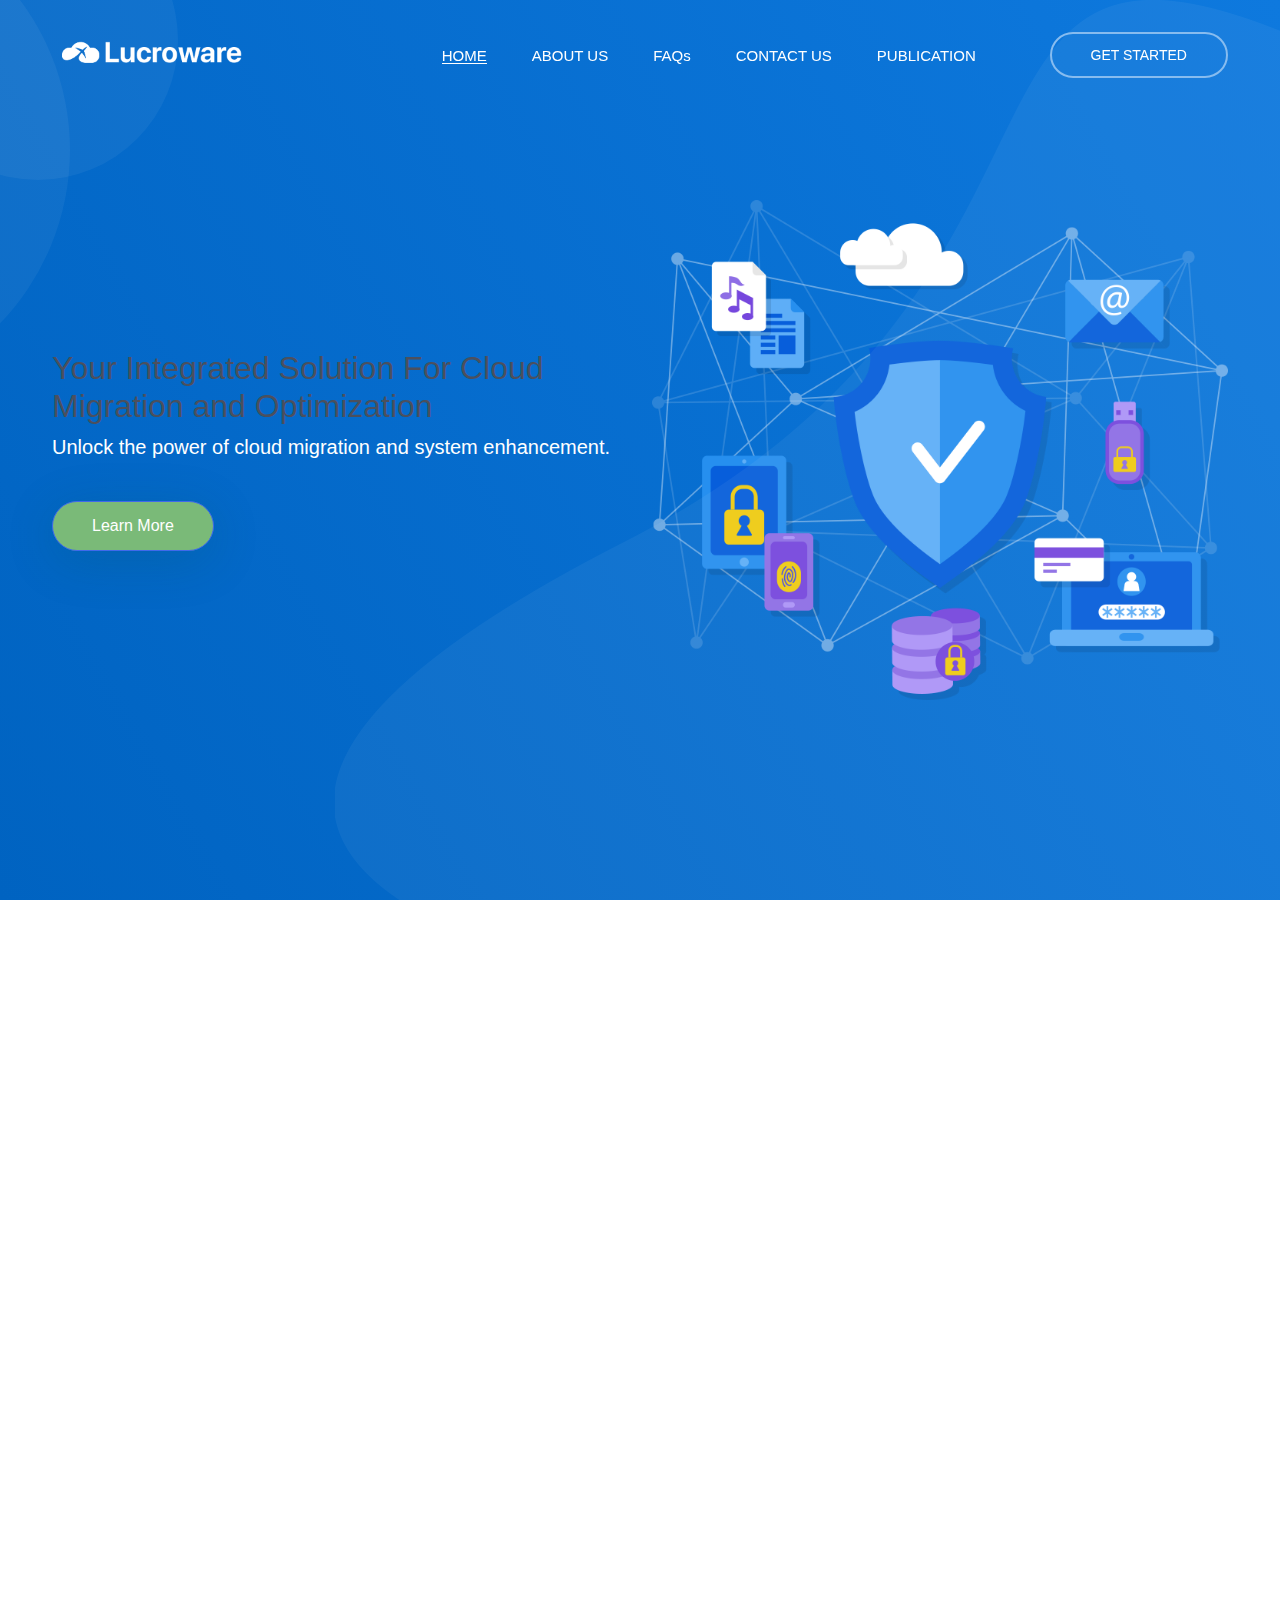
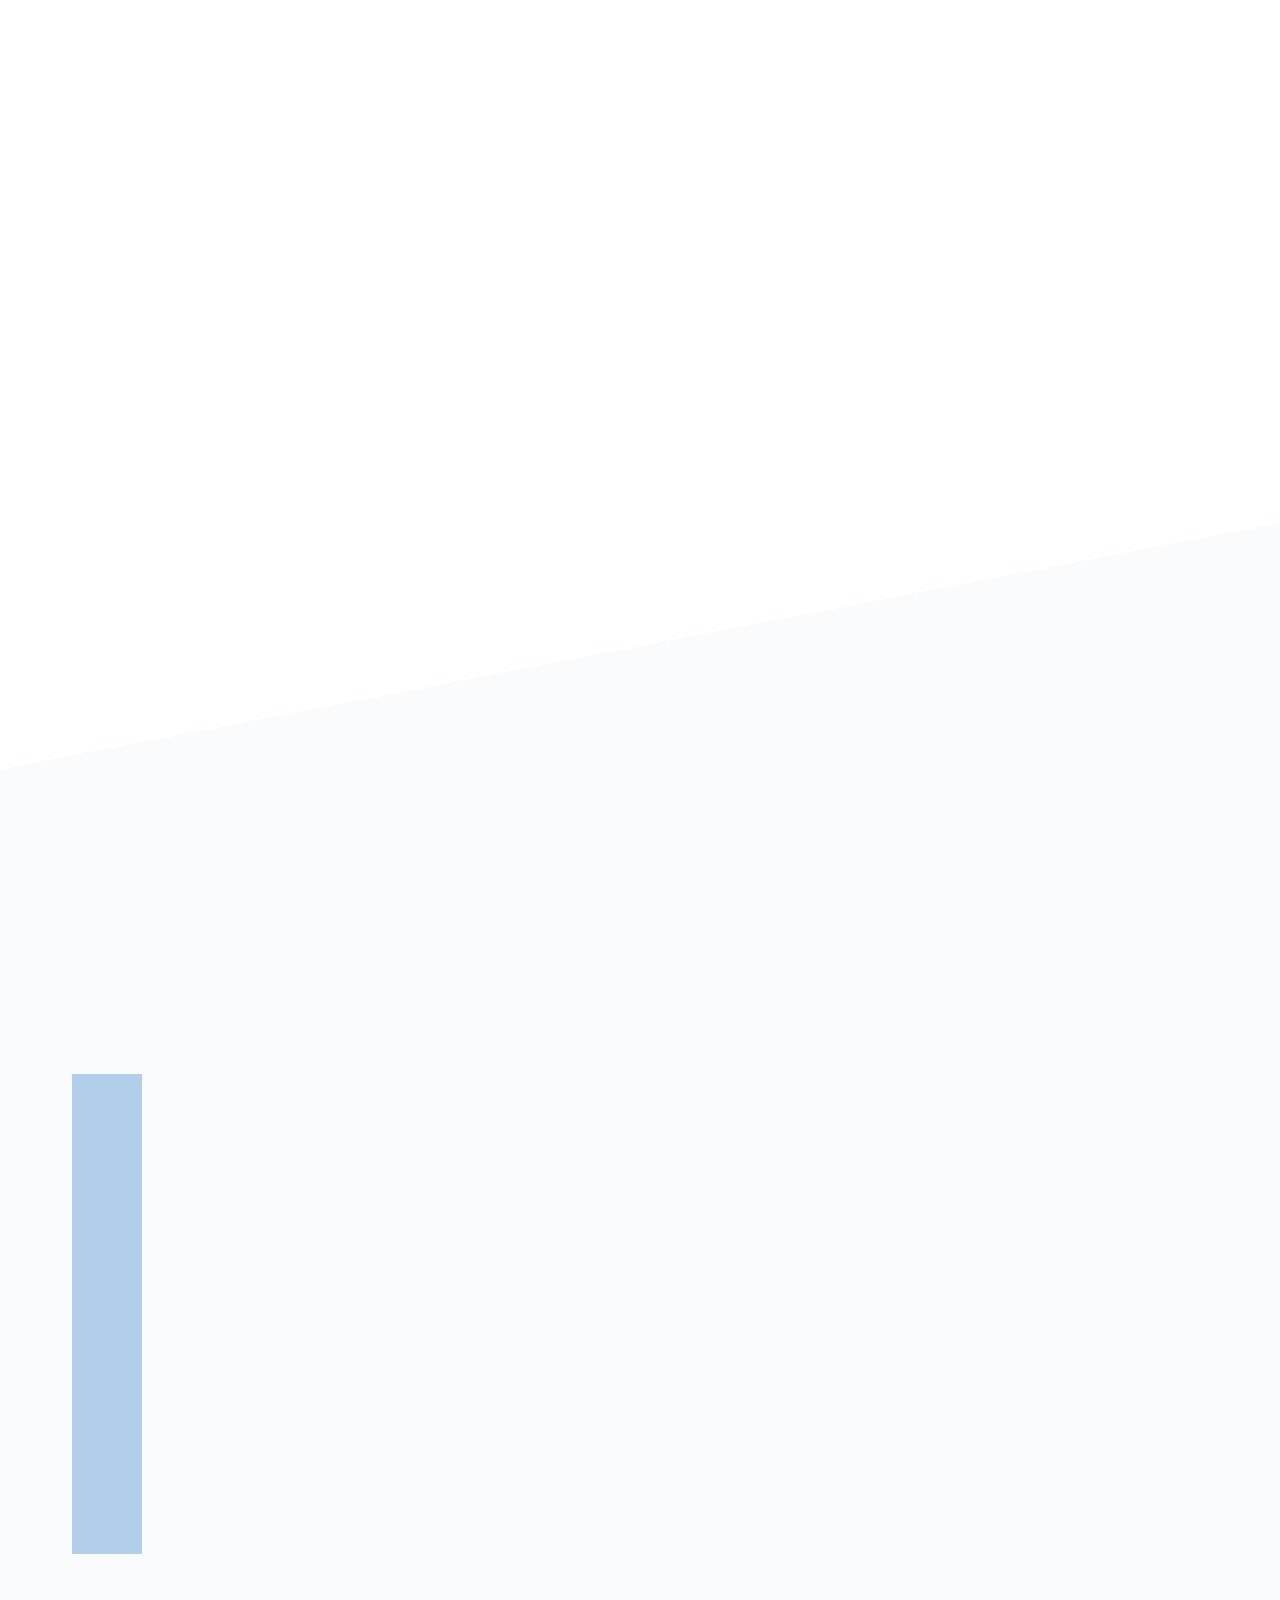
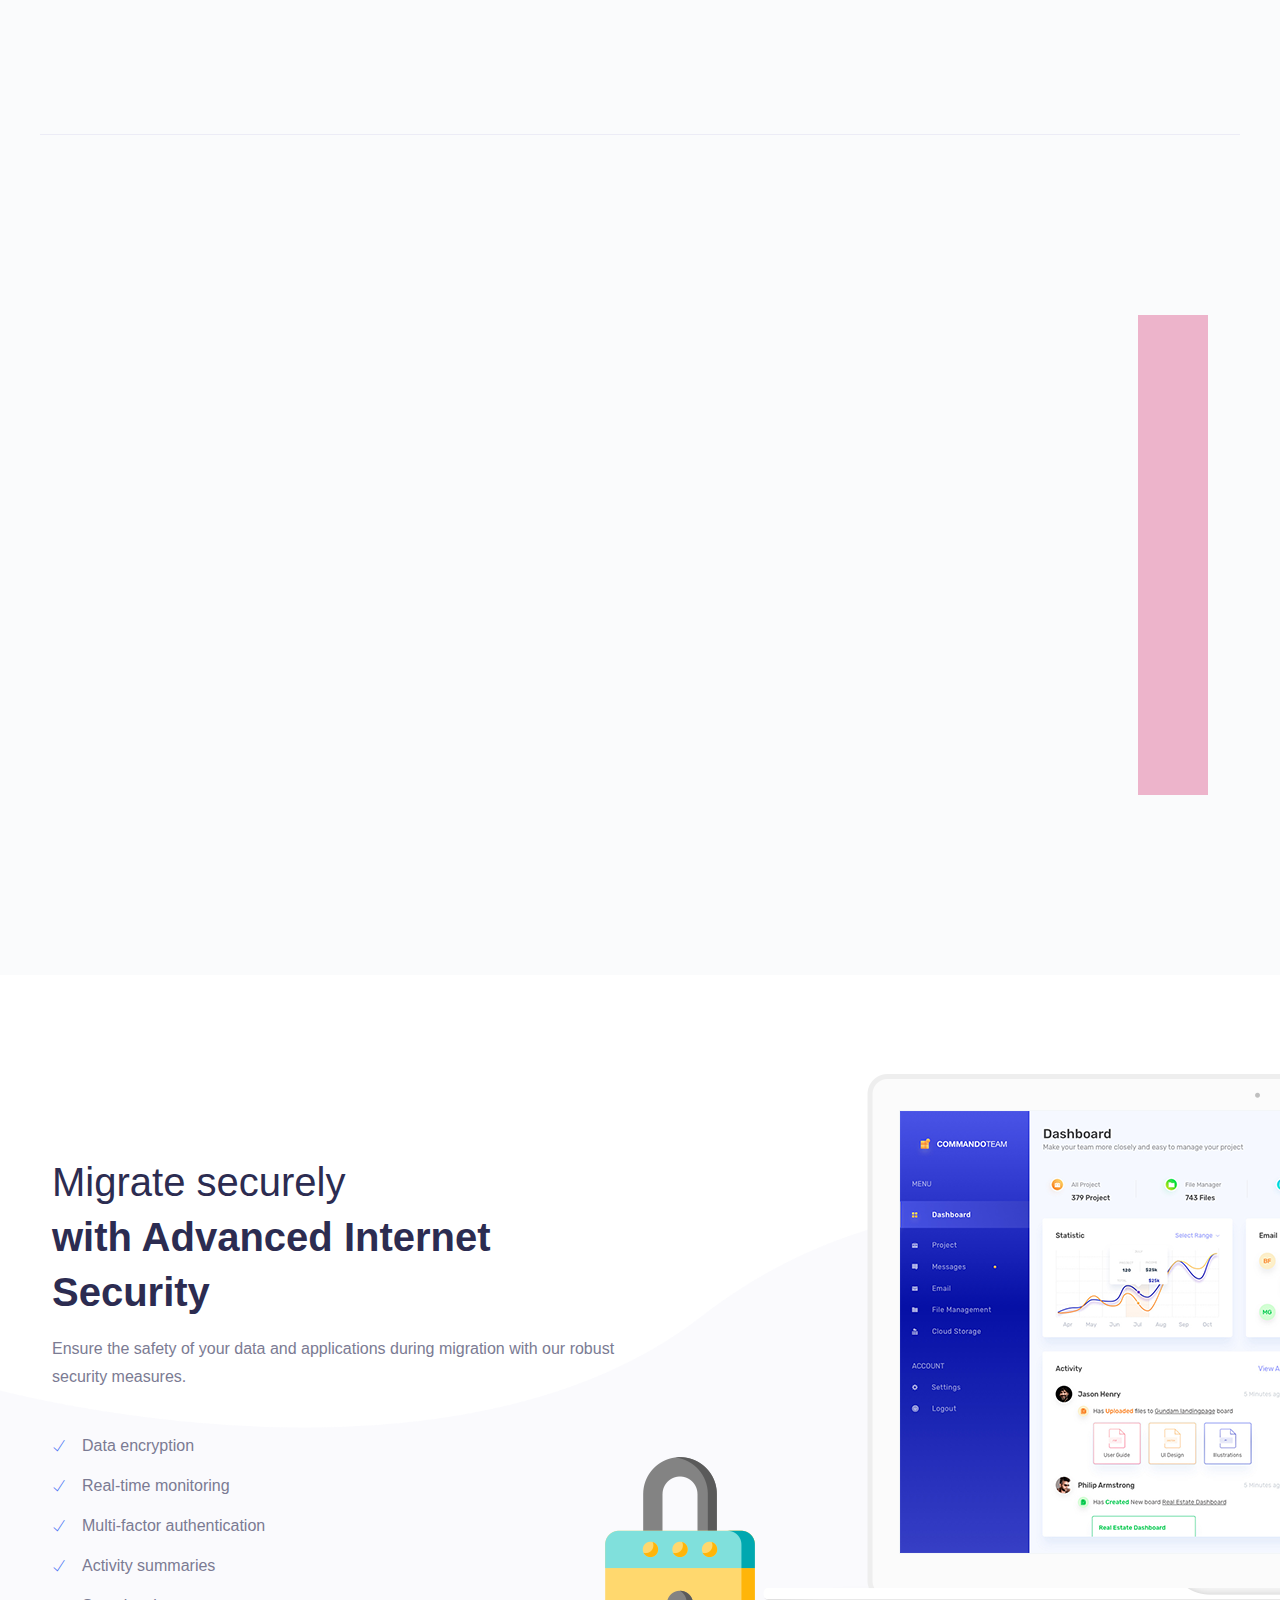
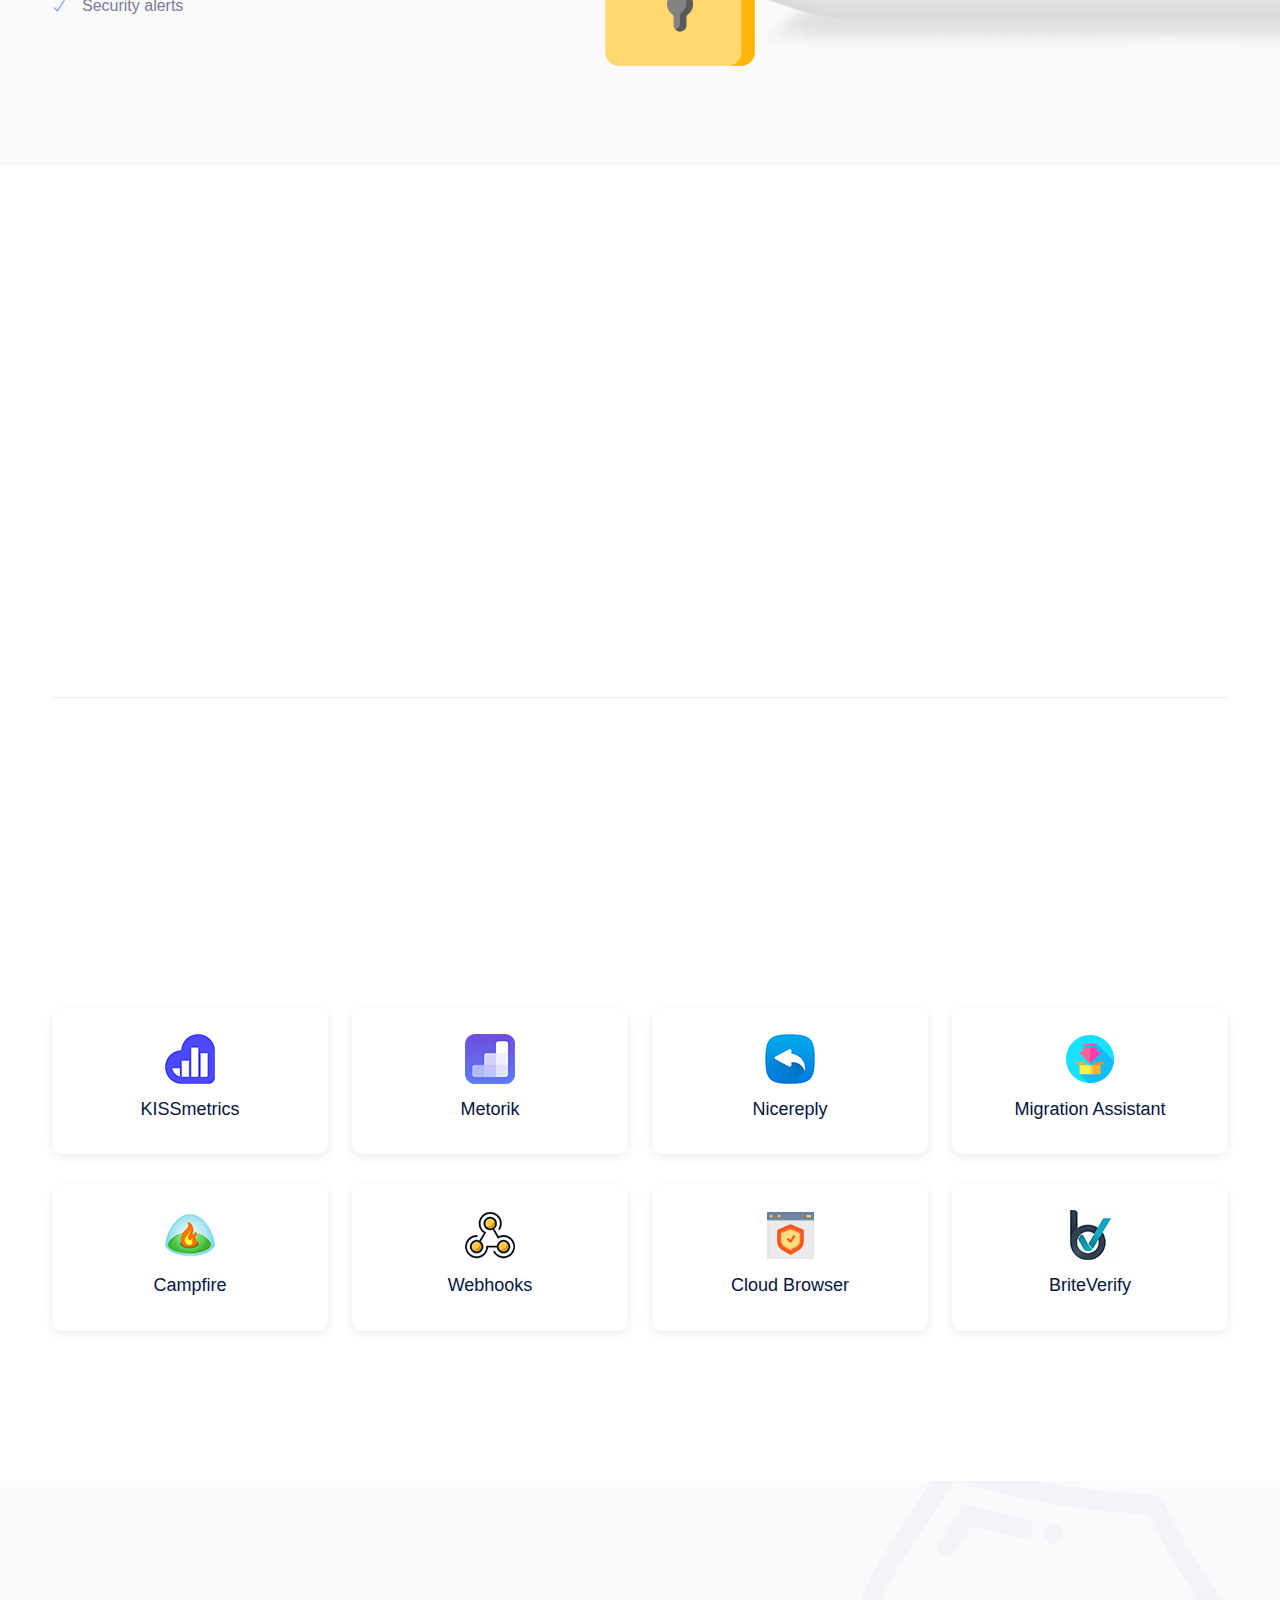
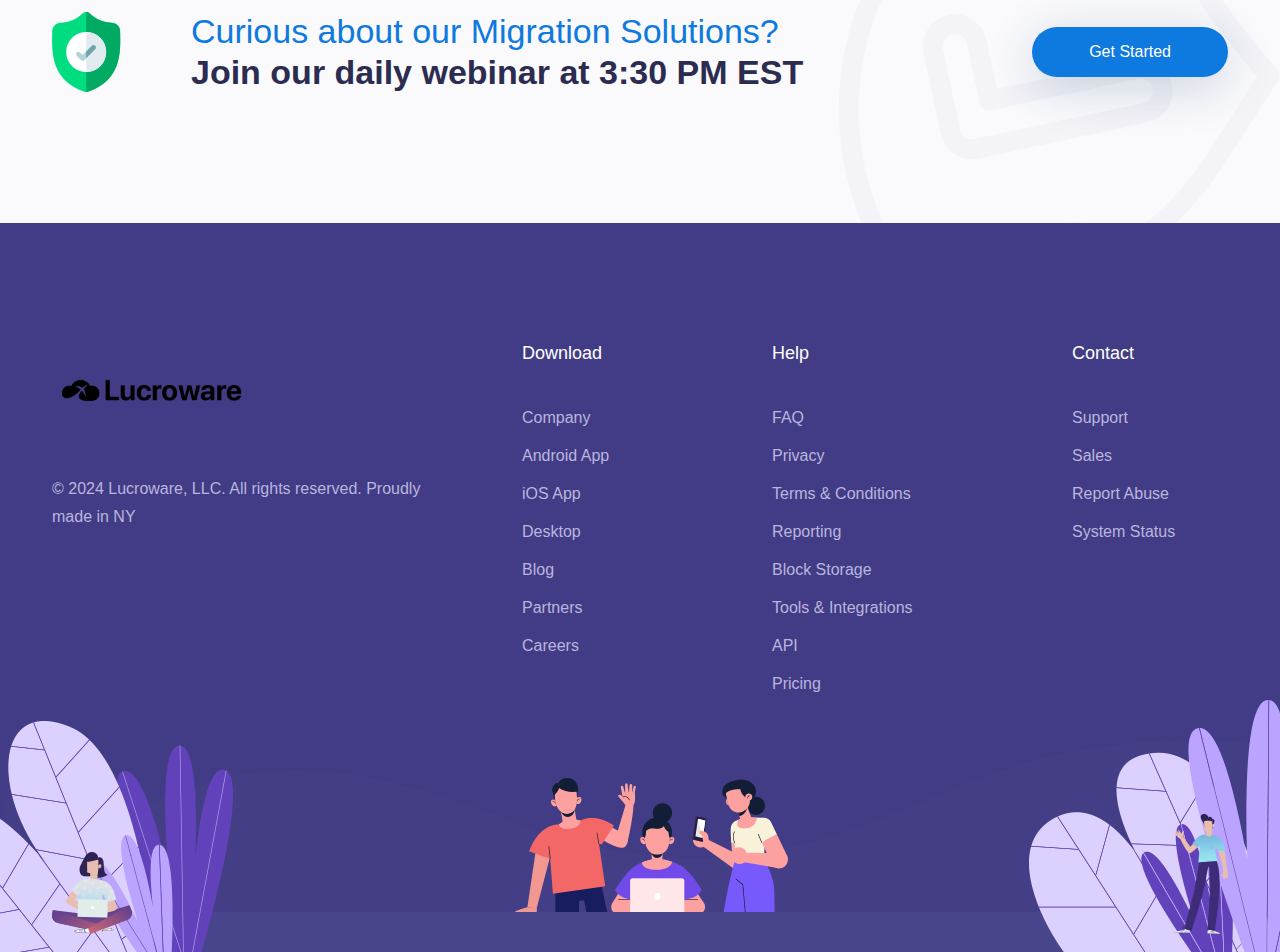
<file: index.html>
<!doctype html>
<html lang="en">


<!-- Mirrored from html.droitlab.com/saasland/home-security.html by HTTrack Website Copier/3.x [XR&CO'2014], Wed, 13 Mar 2024 10:10:50 GMT -->
<head>
    <!-- Required meta tags -->
    <meta charset="utf-8">
    <meta name="viewport" content="width=device-width, initial-scale=1, shrink-to-fit=no">
    <link rel="shortcut icon" href="img-site/favicon.png" type="image/x-icon">
    <title>Lucroware || Cloud Migration</title>
    <!-- Bootstrap CSS -->
    <link rel="stylesheet" href="css/bootstrap.min.css">
    <!--icon font css-->
    <link rel="stylesheet" href="vendors/themify-icon/themify-icons.css">
    <link rel="stylesheet" href="vendors/simple-line-icon/simple-line-icons.css">
    <link rel="stylesheet" href="vendors/font-awesome/css/all.css">
    <link rel="stylesheet" href="vendors/flaticon/flaticon.css">
    <link rel="stylesheet" href="vendors/animation/animate.css">
    <link rel="stylesheet" href="vendors/owl-carousel/assets/owl.carousel.min.css">
    <link rel="stylesheet" href="vendors/animation/animate.css">
    <link rel="stylesheet" href="vendors/magnify-pop/magnific-popup.css">
    <link rel="stylesheet" href="vendors/elagent/style.css">
    <link rel="stylesheet" href="vendors/scroll/jquery.mCustomScrollbar.min.css">
    <link rel="stylesheet" href="css/style.css">
    <link rel="stylesheet" href="css/responsive.css">
</head>

<body>
    <div id="preloader">
        <div id="ctn-preloader" class="ctn-preloader">
            <div class="animation-preloader">
                <div class="spinner"></div>
                <div class="txt-loading">
                    <span data-text-preloader="L" class="letters-loading">
                        L
                    </span>
                    <span data-text-preloader="U" class="letters-loading">
                        U
                    </span>
                    <span data-text-preloader="C" class="letters-loading">
                        C
                    </span>
                    <span data-text-preloader="R" class="letters-loading">
                        R
                    </span>
                    <span data-text-preloader="O" class="letters-loading">
                        O
                    </span>
                    <span data-text-preloader="W" class="letters-loading">
                        W
                    </span>
                    <span data-text-preloader="A" class="letters-loading">
                        A
                    </span>
                    <span data-text-preloader="R" class="letters-loading">
                        R
                    </span>
                    <span data-text-preloader="E" class="letters-loading">
                        E
                    </span>
                </div>
                <p class="text-center">Loading</p>
            </div>
            <div class="loader">
                <div class="row">
                    <div class="col-3 loader-section section-left">
                        <div class="bg"></div>
                    </div>
                    <div class="col-3 loader-section section-left">
                        <div class="bg"></div>
                    </div>
                    <div class="col-3 loader-section section-right">
                        <div class="bg"></div>
                    </div>
                    <div class="col-3 loader-section section-right">
                        <div class="bg"></div>
                    </div>
                </div>
            </div>
        </div>
    </div>
    <div class="body_wrapper">
        <header class="header_area">
            <nav class="navbar navbar-expand-lg menu_one menu_eight">
                <div class="container">
                    <a class="navbar-brand sticky_logo" href="#"><img src="img-site/logoW.png" width="200"
                            alt="logo"><img src="img-site/logoB.png" width="200" alt=""></a>
                    <button class="navbar-toggler collapsed" type="button" data-bs-toggle="collapse"
                        data-bs-target="#navbarSupportedContent" aria-controls="navbarSupportedContent"
                        aria-expanded="false" aria-label="Toggle navigation">
                        <span class="menu_toggle">
                            <span class="hamburger">
                                <span></span>
                                <span></span>
                                <span></span>
                            </span>
                            <span class="hamburger-cross">
                                <span></span>
                                <span></span>
                            </span>
                        </span>
                    </button>

                    <div class="collapse navbar-collapse" id="navbarSupportedContent">
                        <ul class="navbar-nav menu w_menu pl_100 ms-auto me-auto">
                            <li class="nav-item active">
                                <a class="nav-link" href="index.html">
                                    HOME
                                </a>
                            </li>
                            <li class="nav-item"><a class="nav-link"
                                    href="about.html">ABOUT US</a>
                            </li>
                            <li class="nav-item ">
                                <a class="nav-link " href="faq.html">
                                    FAQs
                                </a>
                            </li>
                            <li class="nav-item ">
                                <a class="nav-link " href="contact.html">
                                    CONTACT US
                                </a>
                            </li>
                            <li class="nav-item">
                                <a class="nav-link " href="blog.html">
                                    PUBLICATION
                                </a>
                            </li>
                        </ul>
                        <a class="security_btn btn_hover" href="contact.html">GET STARTED</a>
                    </div>
                </div>
            </nav>
        </header>

        <section class="h_security_banner_area">
            <img class="p_absoulte s_shap" src="img/home-security/shap.png" alt="">
            <div class="s_round one"></div>
            <div class="s_round two"></div>
            <div class="container">
                <div class="row">
                    <div class="col-lg-6 d-flex align-items-center">
                        <div class="security_banner_content">
                            <h2 class="wow fadeInUp" data-wow-delay="0.3s">Your Integrated Solution For Cloud Migration and Optimization</h2>
                            <p class="f_400 w_color l_height28 wow fadeInUp" data-wow-delay="0.4s">Unlock the power of cloud migration and system enhancement.</p>
                            <div class="action_btn d-flex align-items-center mt_40 wow fadeInUp" data-wow-delay="0.6s">
                                <a href="about.html" class="btn_hover app_btn">Learn More</a>
                            </div>
                        </div>
                    </div>
                    <div class="col-lg-6 wow fadeInRight" data-wow-delay="0.4s">
                        <div class="new_startup_img">
                            <img src="img/home-security/banner.png" alt="">
                        </div>
                    </div>
                </div>
            </div>
        </section>
        

        <section class="h_security_area">
            <div class="container">
                <div class="hosting_title security_title text-center">
                    <h2 class="wow fadeInUp" data-wow-delay="0.2s"><span>Migration</span> Total digital migration solutions</h2>
                </div>
                <div class="row">
                    <div class="col-lg-6">
                        <div class="media h_security_item d-flex pr_70 wow fadeInUp">
                            <img src="img/home-security/security_1.png" alt="">
                            <div class="media-body">
                                <h4>Seamless migration<br> for your entire team</h4>
                                <p>Effortlessly move your data and applications to the cloud.</p>
                            </div>
                        </div>
                    </div>
                    <div class="col-lg-6">
                        <div class="media h_security_item d-flex pl_70 wow fadeInUp" data-wow-delay="0.2s">
                            <img src="img/home-security/security_2.png" alt="">
                            <div class="media-body">
                                <h4>Advanced<br> cloud traffic management</h4>
                                <p>Optimize your cloud infrastructure for peak performance.</p>
                            </div>
                        </div>
                    </div>
                    <div class="col-lg-6">
                        <div class="media h_security_item d-flex pr_70 wow fadeInUp" data-wow-delay="0.4s">
                            <img src="img/home-security/security_3.png" alt="">
                            <div class="media-body">
                                <h4>Real-time<br> feedback monitoring</h4>
                                <p>Track changes and improvements in feedback over time.</p>
                            </div>
                        </div>
                    </div>
                    <div class="col-lg-6">
                        <div class="media h_security_item d-flex pl_70 wow fadeInUp" data-wow-delay="0.6s">
                            <img src="img/home-security/security_4.png" alt="">
                            <div class="media-body">
                                <h4>CloudGuard<br> Data Protection</h4>
                                <p>Protect your documents and data with advanced cloud security.</p>
                            </div>
                        </div>
                    </div>
                </div>
            </div>
        </section>
        
        <section class="security_features_area">
            <div class="container">
                <div class="hosting_title security_title text-center">
                    <h2 class="wow fadeInUp" data-wow-delay="0.2s"><span>Migration</span> Streamlined and Efficient</h2>
                </div>
                <div class="security_features_inner">
                    <div class="s_features_item wow fadeInUp">
                        <div class="item">
                            <img src="img/home-security/shield.png" alt="">
                            <h6>Security</h6>
                        </div>
                    </div>
                    <div class="s_features_item wow fadeInUp" data-wow-delay="0.3s">
                        <div class="item">
                            <img src="img/home-security/rocket.png" alt="">
                            <h6>Acceleration</h6>
                        </div>
                    </div>
                    <div class="s_features_item wow fadeInUp" data-wow-delay="0.6s">
                        <div class="item">
                            <img src="img/home-security/real-estate.png" alt="">
                            <h6>Optimization</h6>
                        </div>
                    </div>
                </div>
            </div>
        </section>
        
        <section class="h_security_about_area">
            <div class="container">
                <div class="row h_analytices_features_item align-items-center">
                    <div class="col-lg-6">
                        <div class="h_security_img text-center">
                            <img class="wow fadeInUp" src="img/home-security/about_img_1.jpg" alt="">
                        </div>
                    </div>
                    <div class="col-lg-6">
                        <div class="h_analytices_content">
                            <h2 class="wow fadeInUp" data-wow-delay="0.1s">Explore migration trends with granular detail</h2>
                            <p class="wow fadeInUp" data-wow-delay="0.3s">Unlock insights into your migration process with our comprehensive analytics.</p>
                            <ul class="list-unstyled">
                                <li class="wow fadeInUp" data-wow-delay="0.5s"><span>Customizable reporting:</span> Tailor reports to your specific migration needs.</li>
                                <li class="wow fadeInUp" data-wow-delay="0.7s"><span>Access your data anywhere: </span> Seamlessly access your migration data from any location.</li>
                                <li class="wow fadeInUp" data-wow-delay="0.9s"><span>Collaborate with your team:</span> Share insights and collaborate effectively throughout your migration journey.</li>
                            </ul>
                        </div>
                    </div>
                </div>
                <div class="row h_analytices_features_item flex-row-reverse align-items-center">
                    <div class="col-lg-6">
                        <div class="h_security_img text-center">
                            <img class="wow fadeInUp" src="img/home-security/about_img_2.jpg" alt="">
                        </div>
                    </div>
                    <div class="col-lg-6">
                        <div class="h_analytices_content">
                            <h2 class="wow fadeInUp" data-wow-delay="0.1s">Analyze migration performance and metrics for every project</h2>
                            <p class="wow fadeInUp" data-wow-delay="0.3s">Gain deep insights into your migration projects and track performance metrics with precision.</p>
                            <ul class="list-unstyled">
                                <li class="wow fadeInUp" data-wow-delay="0.5s"><span>Customizable reporting:</span> Tailor reports to measure your migration success.</li>
                                <li class="wow fadeInUp" data-wow-delay="0.7s"><span>Access your data anywhere: </span> Seamlessly access your migration analytics from any device.</li>
                                <li class="wow fadeInUp" data-wow-delay="0.9s"><span>Collaborate with your team:</span> Foster collaboration among your team members to optimize migration outcomes.</li>
                            </ul>
                        </div>
                    </div>
                </div>
            </div>
        </section>
        
        <section class="analytices_list_area security_list_area">
            <img class="macbook_a" src="img/home-security/mackbook.png" alt="">
            <img class="lock" src="img/home-security/padlock.png" alt="">
            <div class="container">
                <div class="row">
                    <div class="col-lg-6">
                        <div class="hosting_title analytices_title">
                            <h2><span>Migrate securely</span> with Advanced Internet Security</h2>
                            <p>Ensure the safety of your data and applications during migration with our robust security measures.</p>
                        </div>
                        <ul class="analytices_list">
                            <li>Data encryption</li>
                            <li>Real-time monitoring</li>
                            <li>Multi-factor authentication</li>
                            <li>Activity summaries</li>
                            <li>Security alerts</li>
                        </ul>
                    </div>
                </div>
            </div>
        </section>
        
        <section class="security_customers_logo_area">
            <div class="container">
                <div class="hosting_title analytices_title text-center">
                    <h2 class="wow fadeInUp"><span>Our Partners. </span>Top-notch migration solutions</h2>
                    <p class="wow fadeInUp" data-wow-delay="0.3s">Experience excellence with our cutting-edge migration services tailored to your needs.</p>
                </div>
                <div class="security_inner">
                    <img class="p_absoulte security_leaf_left wow fadeInDown" data-wow-delay="0.8s" src="img/home-security/leaf_clients1.png" alt="">
                    <img class="p_absoulte security_leaf_right wow fadeInDown" data-wow-delay="0.8s" src="img/home-security/leaf_clients2.png" alt="">
                    <div class="row">
                        <div class="col-lg-3 col-sm-4 col-6">
                            <a href="#" class="analytices_logo wow fadeInUp"><img src="img/home-software/logo_01.png" alt=""></a>
                        </div>
                        <div class="col-lg-3 col-sm-4 col-6">
                            <a href="#" class="analytices_logo wow fadeInUp" data-wow-delay="0.2s"><img src="img/home-software/logo_02.png" alt=""></a>
                        </div>
                        <div class="col-lg-3 col-sm-4 col-6">
                            <a href="#" class="analytices_logo wow fadeInUp" data-wow-delay="0.4s"><img src="img/home-software/logo_03.png" alt=""></a>
                        </div>
                        <div class="col-lg-3 col-sm-4 col-6">
                            <a href="#" class="analytices_logo wow fadeInUp" data-wow-delay="0.6s"><img src="img/home-software/logo_04.png" alt=""></a>
                        </div>
                        <div class="col-lg-3 col-sm-4 col-6">
                            <a href="#" class="analytices_logo wow fadeInUp"><img src="img/home-software/logo_05.png" alt=""></a>
                        </div>
                        <div class="col-lg-3 col-sm-4 col-6">
                            <a href="#" class="analytices_logo wow fadeInUp" data-wow-delay="0.2s"><img src="img/home-software/logo_06.png" alt=""></a>
                        </div>
                        <div class="col-lg-3 col-sm-4 col-6">
                            <a href="#" class="analytices_logo wow fadeInUp" data-wow-delay="0.4s"><img src="img/home-software/logo_07.png" alt=""></a>
                        </div>
                        <div class="col-lg-3 col-sm-4 col-6">
                            <a href="#" class="analytices_logo wow fadeInUp" data-wow-delay="0.6s"><img src="img/home-software/logo_08.png" alt=""></a>
                        </div>
                    </div>
                </div>
            </div>
        </section>
        

        <section class="security_integration_area">
            <div class="container">
                <div class="hosting_title analytices_title text-center">
                    <h2 class="wow fadeInUp"><span>Explore the Power of </span>Efficient Integration Solutions.</h2>
                </div>
                <div class="row">
                    <div class="col-lg-3 col-md-4 col-sm-6">
                        <a href="#" class="s_integration_item">
                            <img src="img/new-home/kissmetrics.png" alt="">
                            <h5>KISSmetrics</h5>
                        </a>
                    </div>
                    <div class="col-lg-3 col-md-4 col-sm-6">
                        <a href="#" class="s_integration_item">
                            <img src="img/new-home/metorik.png" alt="">
                            <h5>Metorik</h5>
                        </a>
                    </div>
                    <div class="col-lg-3 col-md-4 col-sm-6">
                        <a href="#" class="s_integration_item">
                            <img src="img/new-home/nicereply-1.png" alt="">
                            <h5>Nicereply</h5>
                        </a>
                    </div>
                    <div class="col-lg-3 col-md-4 col-sm-6">
                        <a href="#" class="s_integration_item">
                            <img src="img/new-home/update.png" alt="">
                            <h5>Migration Assistant</h5>
                        </a>
                    </div>
                    <div class="col-lg-3 col-md-4 col-sm-6">
                        <a href="#" class="s_integration_item">
                            <img src="img/new-home/campfire.png" alt="">
                            <h5>Campfire</h5>
                        </a>
                    </div>
                    <div class="col-lg-3 col-md-4 col-sm-6">
                        <a href="#" class="s_integration_item">
                            <img src="img/new-home/webhooks.png" alt="">
                            <h5>Webhooks</h5>
                        </a>
                    </div>
                    <div class="col-lg-3 col-md-4 col-sm-6">
                        <a href="#" class="s_integration_item">
                            <img src="img/new-home/wedsite.png" alt="">
                            <h5>Cloud Browser</h5>
                        </a>
                    </div>
                    <div class="col-lg-3 col-md-4 col-sm-6">
                        <a href="#" class="s_integration_item">
                            <img src="img/new-home/briteverify.png" alt="">
                            <h5>BriteVerify</h5>
                        </a>
                    </div>
                </div>
            </div>
        </section>
        

        <section class="security_action_area">
            <img class="p_absoulte img_bg" src="img/home-security/sheld_bg.png" alt="">
            <div class="container">
                <div class="security_action_inner">
                    <div class="media d-flex">
                        <img src="img/home-security/shield.png" alt="">
                        <div class="media-body">
                            <h3><span>Curious about our Migration Solutions?</span>Join our daily webinar at 3:30 PM EST</h3>
                        </div>
                    </div>
                    <a href="contact.html" class="er_btn er_btn_two">Get Started</a>
                </div>
            </div>
        </section>

        <footer class="footer_area h_footer_dark pos_footer_area security_footer_area">
            <img class="leaf_left" src="img/pos/leaf-left.png" alt="">
            <img class="leaf_right" src="img/pos/leaf-right.png" alt="">
            <div class="container">
                <div class="row">
                    <div class="col-lg-4 col-md-6">
                        <div class="f_widget dark_widget company_widget">
                            <a href="index.html" class="f-logo"><img src="img-site/logoB.png" alt="" width="200"></a>
                            <p>© 2024 Lucroware, LLC. All rights reserved. Proudly made in NY</p>
                        </div>
                    </div>
                    <div class="col-lg-3 col-md-6">
                        <div class="f_widget dark_widget about-widget pl_70">
                            <h3 class="f-title f_500 t_color f_size_18 mb_40">Download</h3>
                            <ul class="list-unstyled f_list">
                                <li><a href="#">Company</a></li>
                                <li><a href="#">Android App</a></li>
                                <li><a href="#">iOS App</a></li>
                                <li><a href="#">Desktop</a></li>
                                <li><a href="#">Blog</a></li>
                                <li><a href="#">Partners</a></li>
                                <li><a href="#">Careers</a></li>
                            </ul>
                        </div>
                    </div>
                    <div class="col-lg-3 col-md-6">
                        <div class="f_widget dark_widget about-widget pl_20">
                            <h3 class="f-title f_500 t_color f_size_18 mb_40">Help</h3>
                            <ul class="list-unstyled f_list">
                                <li><a href="#">FAQ</a></li>
                                <li><a href="#">Privacy</a></li>
                                <li><a href="#">Terms & Conditions</a></li>
                                <li><a href="#">Reporting</a></li>
                                <li><a href="#">Block Storage</a></li>
                                <li><a href="#">Tools & Integrations</a></li>
                                <li><a href="#">API</a></li>
                                <li><a href="#">Pricing</a></li>
                            </ul>
                        </div>
                    </div>
                    <div class="col-lg-2 col-md-6">
                        <div class="f_widget dark_widget about-widget pl_20">
                            <h3 class="f-title f_500 t_color f_size_18 mb_40">Contact</h3>
                            <ul class="list-unstyled f_list">
                                <li><a href="#">Support</a></li>
                                <li><a href="#">Sales</a></li>
                                <li><a href="#">Report Abuse</a></li>
                                <li><a href="#">System Status</a></li>
                            </ul>
                        </div>
                    </div>
                </div>
                <div class="pos_footer_bottom justify-content-between d-flex align-items-end">
                    <img class="pos_women" src="img/pos/women.png" alt="">
                    <img src="img/pos/people.png" alt="">
                    <img class="pos_women" src="img/pos/man.png" alt="">
                </div>
            </div>
            <svg class="wave_shap" xmlns="http://www.w3.org/2000/svg">
                <path fill-rule="evenodd" opacity="0.302" fill="rgb(73, 69, 140)"
                    d="M22.990,11.999 C22.990,11.999 -62.334,196.188 102.000,90.998 C236.033,5.204 349.217,18.152 512.000,80.998 C773.380,181.909 898.075,49.752 1051.000,15.998 C1316.369,-42.574 1488.518,78.268 1581.000,112.999 C1783.485,189.036 1942.990,61.999 1942.990,61.999 L1942.990,211.999 L22.990,211.999 L22.990,11.999 Z" />
            </svg>
        </footer>
        
    </div>

    <!-- Optional JavaScript -->
    <!-- jQuery first, then Popper.js, then Bootstrap JS -->
    <script src="js/jquery-3.6.0.min.js"></script>
    <script src="js/popper.min.js"></script>
    <script src="js/bootstrap.min.js"></script>
    <script src="vendors/wow/wow.min.js"></script>
    <script src="vendors/sckroller/jquery.parallax-scroll.js"></script>
    <script src="vendors/owl-carousel/owl.carousel.min.js"></script>
    <script src="vendors/imagesloaded/imagesloaded.pkgd.min.js"></script>
    <script src="vendors/isotope/isotope-min.js"></script>
    <script src="vendors/magnify-pop/jquery.magnific-popup.min.js"></script>
    <script src="vendors/counterup/jquery.counterup.min.js"></script>
    <script src="vendors/counterup/jquery.waypoints.min.js"></script>
    <script src="vendors/counterup/appear.js"></script>
    <script src="vendors/circle-progress/circle-progress.js"></script>
    <script src="vendors/scroll/jquery.mCustomScrollbar.concat.min.js"></script>
    <script src="js/plugins.js"></script>
    <script src="js/main.js"></script>
</body>


<!-- Mirrored from html.droitlab.com/saasland/home-security.html by HTTrack Website Copier/3.x [XR&CO'2014], Wed, 13 Mar 2024 10:11:04 GMT -->
</html>
</file>
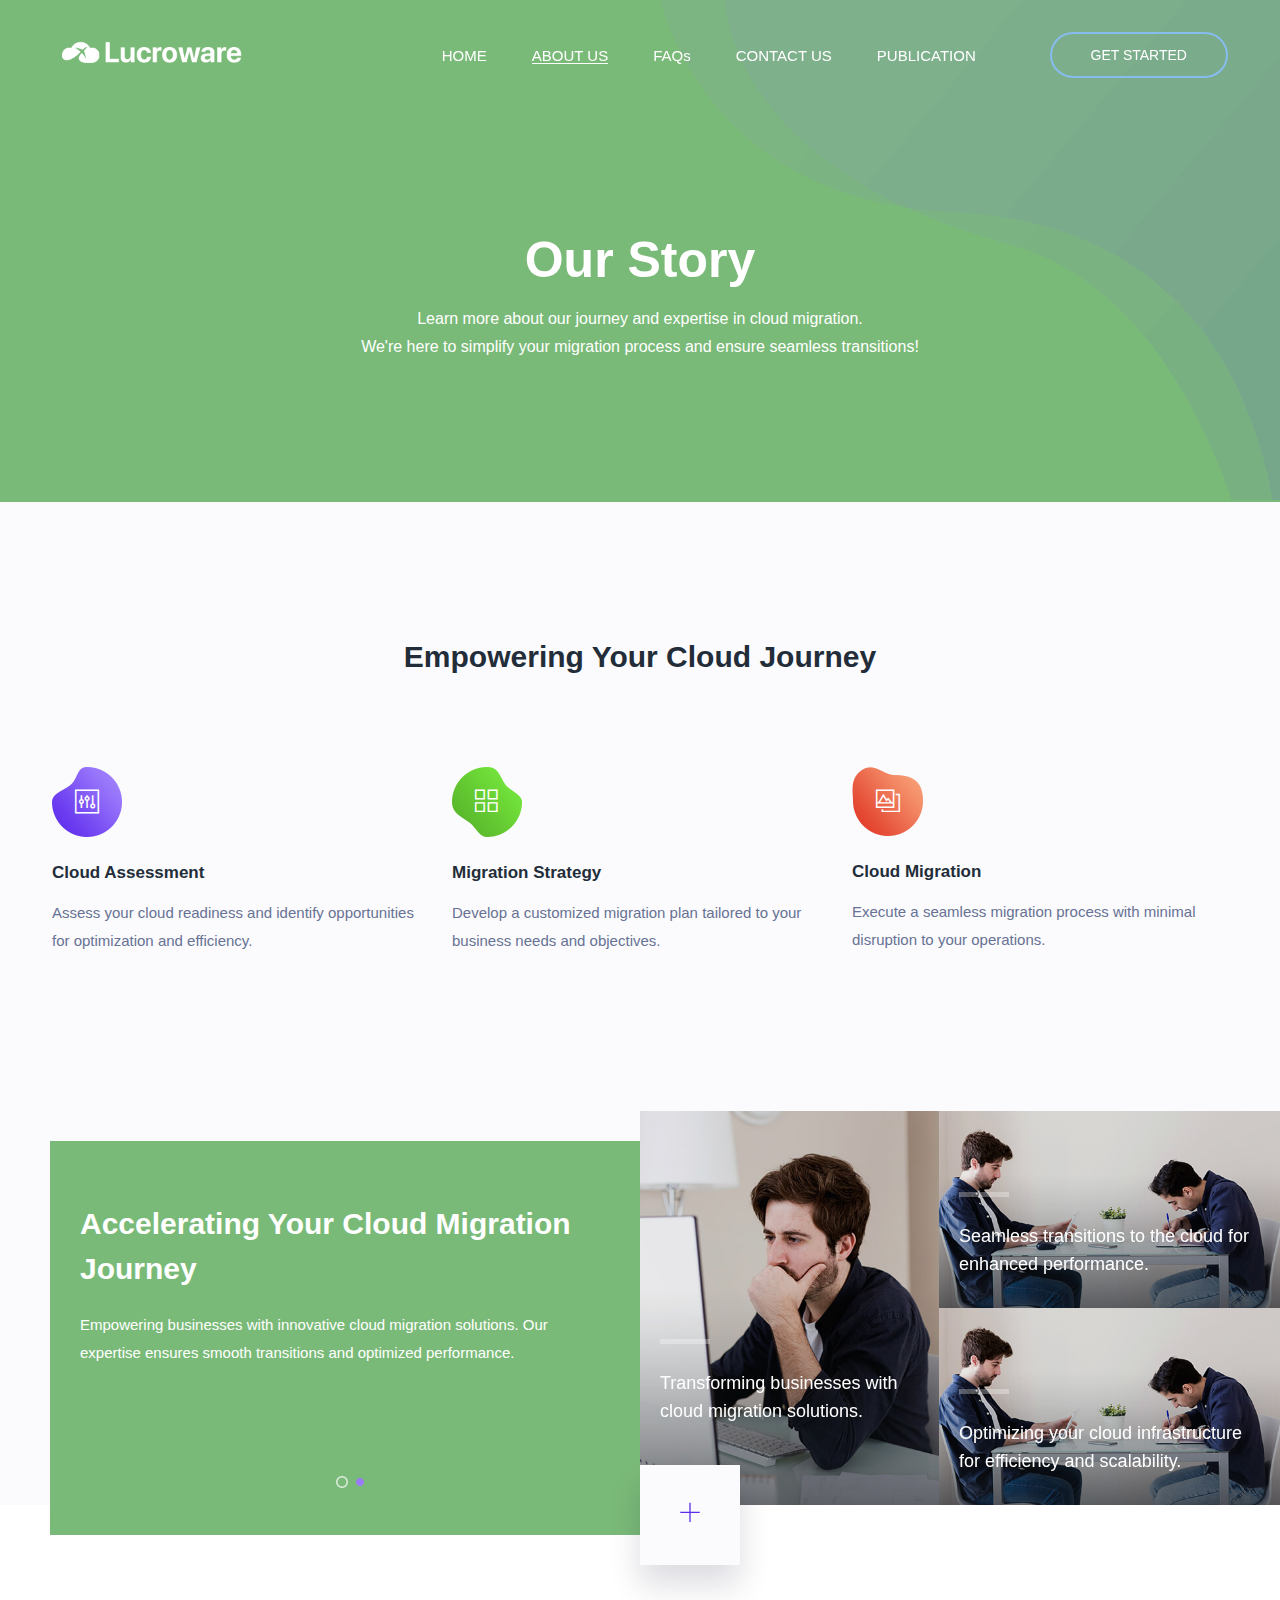
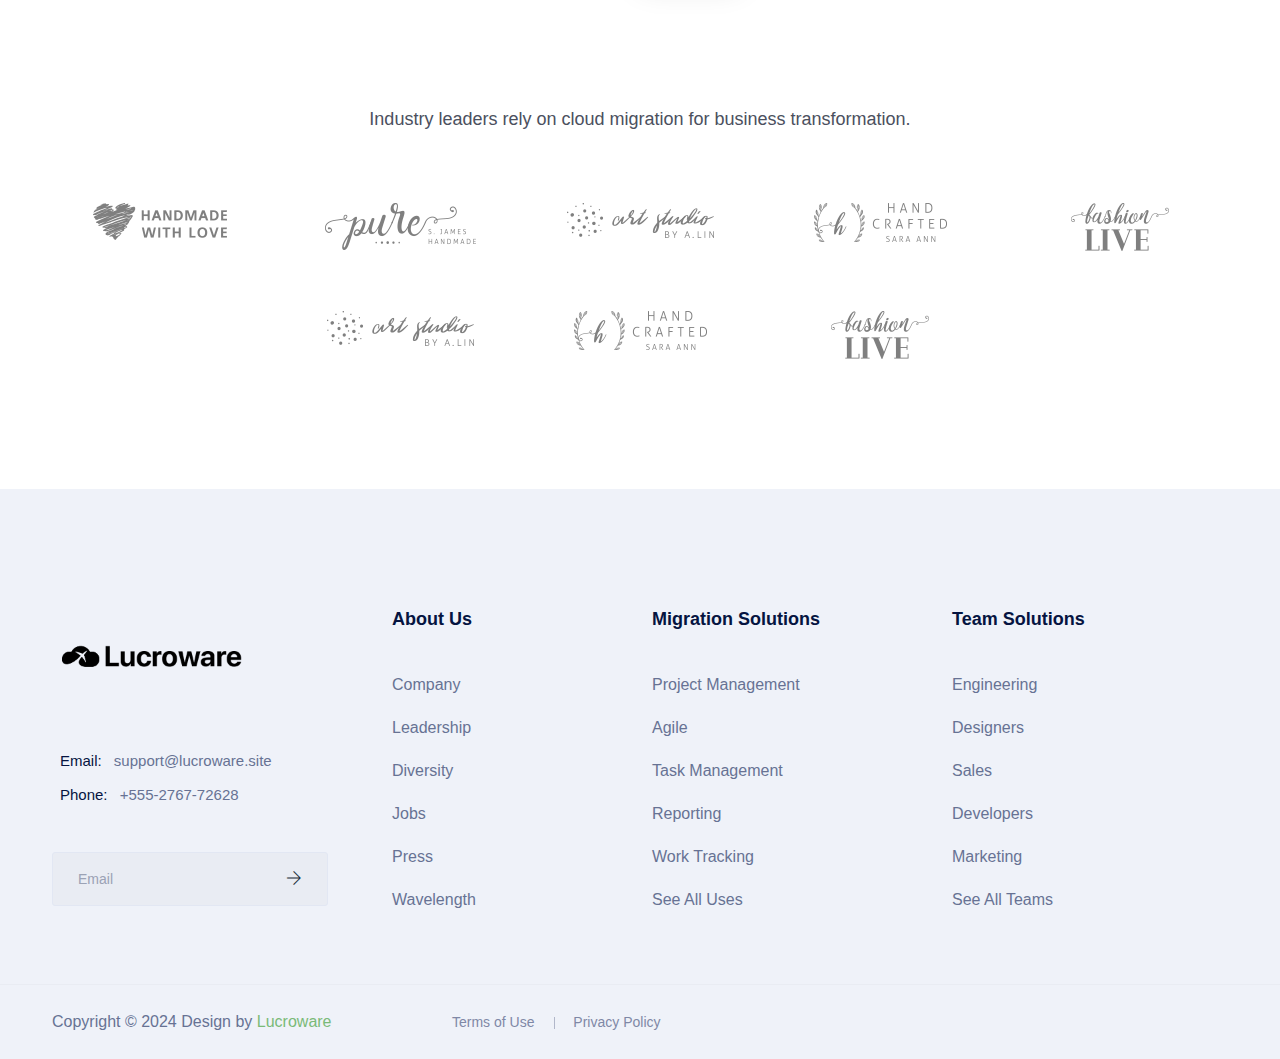
<file: about.html>
<!doctype html>
<html lang="en">


<!-- Mirrored from html.droitlab.com/saasland/about.html by HTTrack Website Copier/3.x [XR&CO'2014], Wed, 13 Mar 2024 10:14:49 GMT -->
<head>
    <!-- Required meta tags -->
    <meta charset="utf-8">
    <meta name="viewport" content="width=device-width, initial-scale=1, shrink-to-fit=no">
    <link rel="shortcut icon" href="img-site/favicon.png" type="image/x-icon">
    <title>Lucroware || Cloud Migration</title>
    <!-- Bootstrap CSS -->
    <link rel="stylesheet" href="css/bootstrap.min.css">
    <!--icon font css-->
    <link rel="stylesheet" href="vendors/themify-icon/themify-icons.css">
    <link rel="stylesheet" href="vendors/simple-line-icon/simple-line-icons.css">
    <link rel="stylesheet" href="vendors/font-awesome/css/all.css">
    <link rel="stylesheet" href="vendors/flaticon/flaticon.css">
    <link rel="stylesheet" href="vendors/animation/animate.css">
    <link rel="stylesheet" href="vendors/owl-carousel/assets/owl.carousel.min.css">
    <link rel="stylesheet" href="vendors/animation/animate.css">
    <link rel="stylesheet" href="vendors/magnify-pop/magnific-popup.css">
    <link rel="stylesheet" href="vendors/elagent/style.css">
    <link rel="stylesheet" href="vendors/scroll/jquery.mCustomScrollbar.min.css">
    <link rel="stylesheet" href="css/style.css">
    <link rel="stylesheet" href="css/responsive.css">
</head>

<body>
    <div id="preloader">
        <div id="ctn-preloader" class="ctn-preloader">
            <div class="animation-preloader">
                <div class="spinner"></div>
                <div class="txt-loading">
                    <span data-text-preloader="L" class="letters-loading">
                        L
                    </span>
                    <span data-text-preloader="U" class="letters-loading">
                        U
                    </span>
                    <span data-text-preloader="C" class="letters-loading">
                        C
                    </span>
                    <span data-text-preloader="R" class="letters-loading">
                        R
                    </span>
                    <span data-text-preloader="O" class="letters-loading">
                        O
                    </span>
                    <span data-text-preloader="W" class="letters-loading">
                        W
                    </span>
                    <span data-text-preloader="A" class="letters-loading">
                        A
                    </span>
                    <span data-text-preloader="R" class="letters-loading">
                        R
                    </span>
                    <span data-text-preloader="E" class="letters-loading">
                        E
                    </span>
                </div>
                <p class="text-center">Loading</p>
            </div>
            <div class="loader">
                <div class="row">
                    <div class="col-3 loader-section section-left">
                        <div class="bg"></div>
                    </div>
                    <div class="col-3 loader-section section-left">
                        <div class="bg"></div>
                    </div>
                    <div class="col-3 loader-section section-right">
                        <div class="bg"></div>
                    </div>
                    <div class="col-3 loader-section section-right">
                        <div class="bg"></div>
                    </div>
                </div>
            </div>
        </div>
    </div>
    <div class="body_wrapper">
        <header class="header_area">
            <nav class="navbar navbar-expand-lg menu_one menu_eight">
                <div class="container">
                    <a class="navbar-brand sticky_logo" href="#"><img src="img-site/logoW.png" width="200"
                            alt="logo"><img src="img-site/logoB.png" width="200" alt=""></a>
                    <button class="navbar-toggler collapsed" type="button" data-bs-toggle="collapse"
                        data-bs-target="#navbarSupportedContent" aria-controls="navbarSupportedContent"
                        aria-expanded="false" aria-label="Toggle navigation">
                        <span class="menu_toggle">
                            <span class="hamburger">
                                <span></span>
                                <span></span>
                                <span></span>
                            </span>
                            <span class="hamburger-cross">
                                <span></span>
                                <span></span>
                            </span>
                        </span>
                    </button>

                    <div class="collapse navbar-collapse" id="navbarSupportedContent">
                        <ul class="navbar-nav menu w_menu pl_100 ms-auto me-auto">
                            <li class="nav-item">
                                <a class="nav-link" href="index.html">
                                    HOME
                                </a>
                            </li>
                            <li class="nav-item active"><a class="nav-link"
                                    href="about.html">ABOUT US</a>
                            </li>
                            <li class="nav-item ">
                                <a class="nav-link " href="faq.html">
                                    FAQs
                                </a>
                            </li>
                            <li class="nav-item">
                                <a class="nav-link " href="contact.html">
                                    CONTACT US
                                </a>
                            </li>
                            <li class="nav-item">
                                <a class="nav-link " href="blog.html">
                                    PUBLICATION
                                </a>
                            </li>
                        </ul>
                        <a class="security_btn btn_hover" href="contact.html">GET STARTED</a>
                    </div>
                </div>
            </nav>
        </header>

        <section class="breadcrumb_area">
            <img class="breadcrumb_shap" src="img/breadcrumb/banner_bg.png" alt="">
            <div class="container">
                <div class="breadcrumb_content text-center">
                    <h1 class="f_p f_700 f_size_50 w_color l_height50 mb_20">Our Story</h1>
                    <p class="f_400 w_color f_size_16 l_height26">Learn more about our journey and expertise in cloud migration.<br> We're here to simplify your migration process and ensure seamless transitions!</p>
                </div>
            </div>
        </section>

        <section class="agency_service_area bg_color">
            <div class="container">
                <h2 class="f_size_30 f_600 t_color3 l_height40 text-center mb_90">Empowering Your Cloud Journey</h2>
                <div class="row mb_30">
                    <div class="col-lg-4 col-sm-6">
                        <div class="p_service_item agency_service_item pr_70">
                            <div class="icon">
                                <img src="img/home4/icon_shape1.png" alt="">
                                <i class="ti-panel"></i>
                            </div>
                            <h5 class="f_600 f_p t_color3">Cloud Assessment</h5>
                            <p>Assess your cloud readiness and identify opportunities for optimization and efficiency.</p>
                        </div>
                    </div>
                    <div class="col-lg-4 col-sm-6">
                        <div class="p_service_item agency_service_item pl_20 pr_70">
                            <div class="icon">
                                <img src="img/home4/icon_shape2.png" alt="">
                                <i class="ti-layout-grid2"></i>
                            </div>
                            <h5 class="f_600 f_p t_color3">Migration Strategy</h5>
                            <p>Develop a customized migration plan tailored to your business needs and objectives.</p>
                        </div>
                    </div>
                    <div class="col-lg-4 col-sm-6">
                        <div class="p_service_item agency_service_item pl_20 pr_70">
                            <div class="icon">
                                <img src="img/home4/icon_shape3.png" alt="">
                                <i class="ti-gallery"></i>
                            </div>
                            <h5 class="f_600 f_p t_color3">Cloud Migration</h5>
                            <p>Execute a seamless migration process with minimal disruption to your operations.</p>
                        </div>
                    </div>
                </div>
            </div>
        </section>

        <section class="agency_about_area d-flex bg_color">
            <div class="col-lg-6 about_content_left ">
                <div class="about_content mb_30">
                    <h2 class="f_size_30 f_700 l_height45 mb_20">Accelerating Your Cloud Migration Journey</h2>
                    <p class="f_size_15 f_400">Empowering businesses with innovative cloud migration solutions. Our expertise ensures smooth transitions and optimized performance.</p>
                </div>
            </div>
            <div class="col-lg-6 about_img">
                <a href="#" class="pluse_icon"><i class="ti-plus"></i></a>
                <div class="about_img_slider owl-carousel">
                    <div class="item">
                        <div class="about_item w45">
                            <img src="img/home4/team1.jpg" alt="">
                            <div class="about_text">
                                <span class="br"></span>
                                <h5 class="f_size_18 l_height28 mb-0">Transforming businesses with cloud migration solutions.</h5>
                            </div>
                        </div>
                        <div class="about_item w55">
                            <img src="img/home4/team2.jpg" alt="">
                            <div class="about_text text_two">
                                <span class="br"></span>
                                <h5 class="f_size_18 l_height28 mb-0">Seamless transitions to the cloud for enhanced performance.</h5>
                            </div>
                        </div>
                        <div class="about_item w55">
                            <img src="img/home4/team2.jpg" alt="">
                            <div class="about_text text_two">
                                <span class="br"></span>
                                <h5 class="f_size_18 l_height28 mb-0">Optimizing your cloud infrastructure for efficiency and scalability.</h5>
                            </div>
                        </div>
                    </div>
                    <div class="item">
                        <div class="about_item w45">
                            <img src="img/home4/team1.jpg" alt="">
                            <div class="about_text">
                                <span class="br"></span>
                                <h5 class="f_size_18 l_height28 mb-0">Innovative solutions tailored to your cloud migration needs.</h5>
                            </div>
                        </div>
                        <div class="about_item w55">
                            <img src="img/home4/team2.jpg" alt="">
                            <div class="about_text text_two">
                                <span class="br"></span>
                                <h5 class="f_size_18 l_height28 mb-0">Maximizing the benefits of cloud migration for your business.</h5>
                            </div>
                        </div>
                        <div class="about_item w55">
                            <img src="img/home4/team2.jpg" alt="">
                            <div class="about_text text_two">
                                <span class="br"></span>
                                <h5 class="f_size_18 l_height28 mb-0">Efficient and secure cloud migration services for your success.</h5>
                            </div>
                        </div>
                    </div>
                </div>
            </div>
        </section>


        <section class="partner_logo_area_five">
            <div class="container">
                <h4 class="f_size_18 f_400 f_p text-center l_height28 mb_70">Industry leaders rely on cloud migration for business transformation.</h4>
                <div class="row partner_info">
                    <div class="logo_item">
                        <a href="#"><img src="img/home3/logo_01.png" alt=""></a>
                    </div>
                    <div class="logo_item">
                        <a href="#"><img src="img/home3/logo_02.png" alt=""></a>
                    </div>
                    <div class="logo_item">
                        <a href="#"><img src="img/home3/logo_03.png" alt=""></a>
                    </div>
                    <div class="logo_item">
                        <a href="#"><img src="img/home3/logo_04.png" alt=""></a>
                    </div>
                    <div class="logo_item">
                        <a href="#"><img src="img/home3/logo_05.png" alt=""></a>
                    </div>
                    <div class="logo_item">
                        <a href="#"><img src="img/home3/logo_03.png" alt=""></a>
                    </div>
                    <div class="logo_item">
                        <a href="#"><img src="img/home3/logo_04.png" alt=""></a>
                    </div>
                    <div class="logo_item">
                        <a href="#"><img src="img/home3/logo_05.png" alt=""></a>
                    </div>
                </div>
            </div>
        </section>


        <footer class="footer_area footer_area_four f_bg">
            <div class="footer_top">
                <div class="container">
                    <div class="row">
                        <div class="col-lg-3 col-md-6">
                            <div class="f_widget company_widget">
                                <a href="index.html" class="f-logo"><img src="img-site/logoB.png" width="200"
                                        alt=""></a>
                                <div class="widget-wrap">
                                    <p class="f_400 f_p f_size_15 mb-0 l_height34"><span>Email:</span> <a
                                            href="mailto:support@lucroware.site" class="f_400">support@lucroware.site</a></p>
                                    <p class="f_400 f_p f_size_15 mb-0 l_height34"><span>Phone:</span> <a
                                            href="tel:+555-2767-72628" class="f_400">+555-2767-72628</a></p>
                                </div>
                                <form action="#" class="f_subscribe mailchimp" method="post">
                                    <input type="text" name="EMAIL" class="form-control memail" placeholder="Email">
                                    <button class="btn btn-submit" type="submit"><i class="ti-arrow-right"></i></button>
                                    <p class="mchimp-errmessage" style="display: none;"></p>
                                    <p class="mchimp-sucmessage" style="display: none;"></p>
                                </form>
                            </div>
                        </div>
                        <div class="col-lg-3 col-md-6">
                            <div class="f_widget about-widget pl_40">
                                <h3 class="f-title f_600 t_color f_size_18 mb_40">About Us</h3>
                                <ul class="list-unstyled f_list">
                                    <li><a href="#">Company</a></li>
                                    <li><a href="#">Leadership</a></li>
                                    <li><a href="#">Diversity</a></li>
                                    <li><a href="#">Jobs</a></li>
                                    <li><a href="#">Press</a></li>
                                    <li><a href="#">Wavelength</a></li>
                                </ul>
                            </div>
                        </div>
                        <div class="col-lg-3 col-md-6">
                            <div class="f_widget about-widget">
                                <h3 class="f-title f_600 t_color f_size_18 mb_40">Migration Solutions</h3>
                                <ul class="list-unstyled f_list">
                                    <li><a href="#">Project Management</a></li>
                                    <li><a href="#">Agile</a></li>
                                    <li><a href="#">Task Management</a></li>
                                    <li><a href="#">Reporting</a></li>
                                    <li><a href="#">Work Tracking</a></li>
                                    <li><a href="#">See All Uses</a></li>
                                </ul>
                            </div>
                        </div>
                        <div class="col-lg-3 col-md-6">
                            <div class="f_widget about-widget">
                                <h3 class="f-title f_600 t_color f_size_18 mb_40">Team Solutions</h3>
                                <ul class="list-unstyled f_list">
                                    <li><a href="#">Engineering</a></li>
                                    <li><a href="#">Designers</a></li>
                                    <li><a href="#">Sales</a></li>
                                    <li><a href="#">Developers</a></li>
                                    <li><a href="#">Marketing</a></li>
                                    <li><a href="#">See All Teams</a></li>
                                </ul>
                            </div>
                        </div>
                    </div>
                </div>
            </div>
            <div class="footer_bottom">
                <div class="container">
                    <div class="row align-items-center">
                        <div class="col-lg-4 col-md-5 col-sm-6">
                            <p class="mb-0 f_400">Copyright © 2024 Design by <a href="#">Lucroware</a></p>
                        </div>
                        <div class="col-lg-4 col-md-4 col-sm-12">
                            <ul class="list-unstyled f_menu text-right">
                                <li><a href="#">Terms of Use</a></li>
                                <li><a href="#">Privacy Policy</a></li>
                            </ul>
                        </div>
                    </div>
                </div>
            </div>
        </footer>

    </div>
    <!-- Optional JavaScript -->
    <!-- jQuery first, then Popper.js, then Bootstrap JS -->
    <script src="js/jquery-3.6.0.min.js"></script>
    <script src="js/popper.min.js"></script>
    <script src="js/bootstrap.min.js"></script>
    <script src="vendors/wow/wow.min.js"></script>
    <script src="vendors/sckroller/jquery.parallax-scroll.js"></script>
    <script src="vendors/owl-carousel/owl.carousel.min.js"></script>
    <script src="vendors/imagesloaded/imagesloaded.pkgd.min.js"></script>
    <script src="vendors/isotope/isotope-min.js"></script>
    <script src="vendors/magnify-pop/jquery.magnific-popup.min.js"></script>
    <script src="vendors/scroll/jquery.mCustomScrollbar.concat.min.js"></script>
    <script src="js/plugins.js"></script>
    <script src="vendors/slick/slick.js"></script>
    <script src="js/main.js"></script>
</body>


<!-- Mirrored from html.droitlab.com/saasland/about.html by HTTrack Website Copier/3.x [XR&CO'2014], Wed, 13 Mar 2024 10:14:50 GMT -->
</html>
</file>
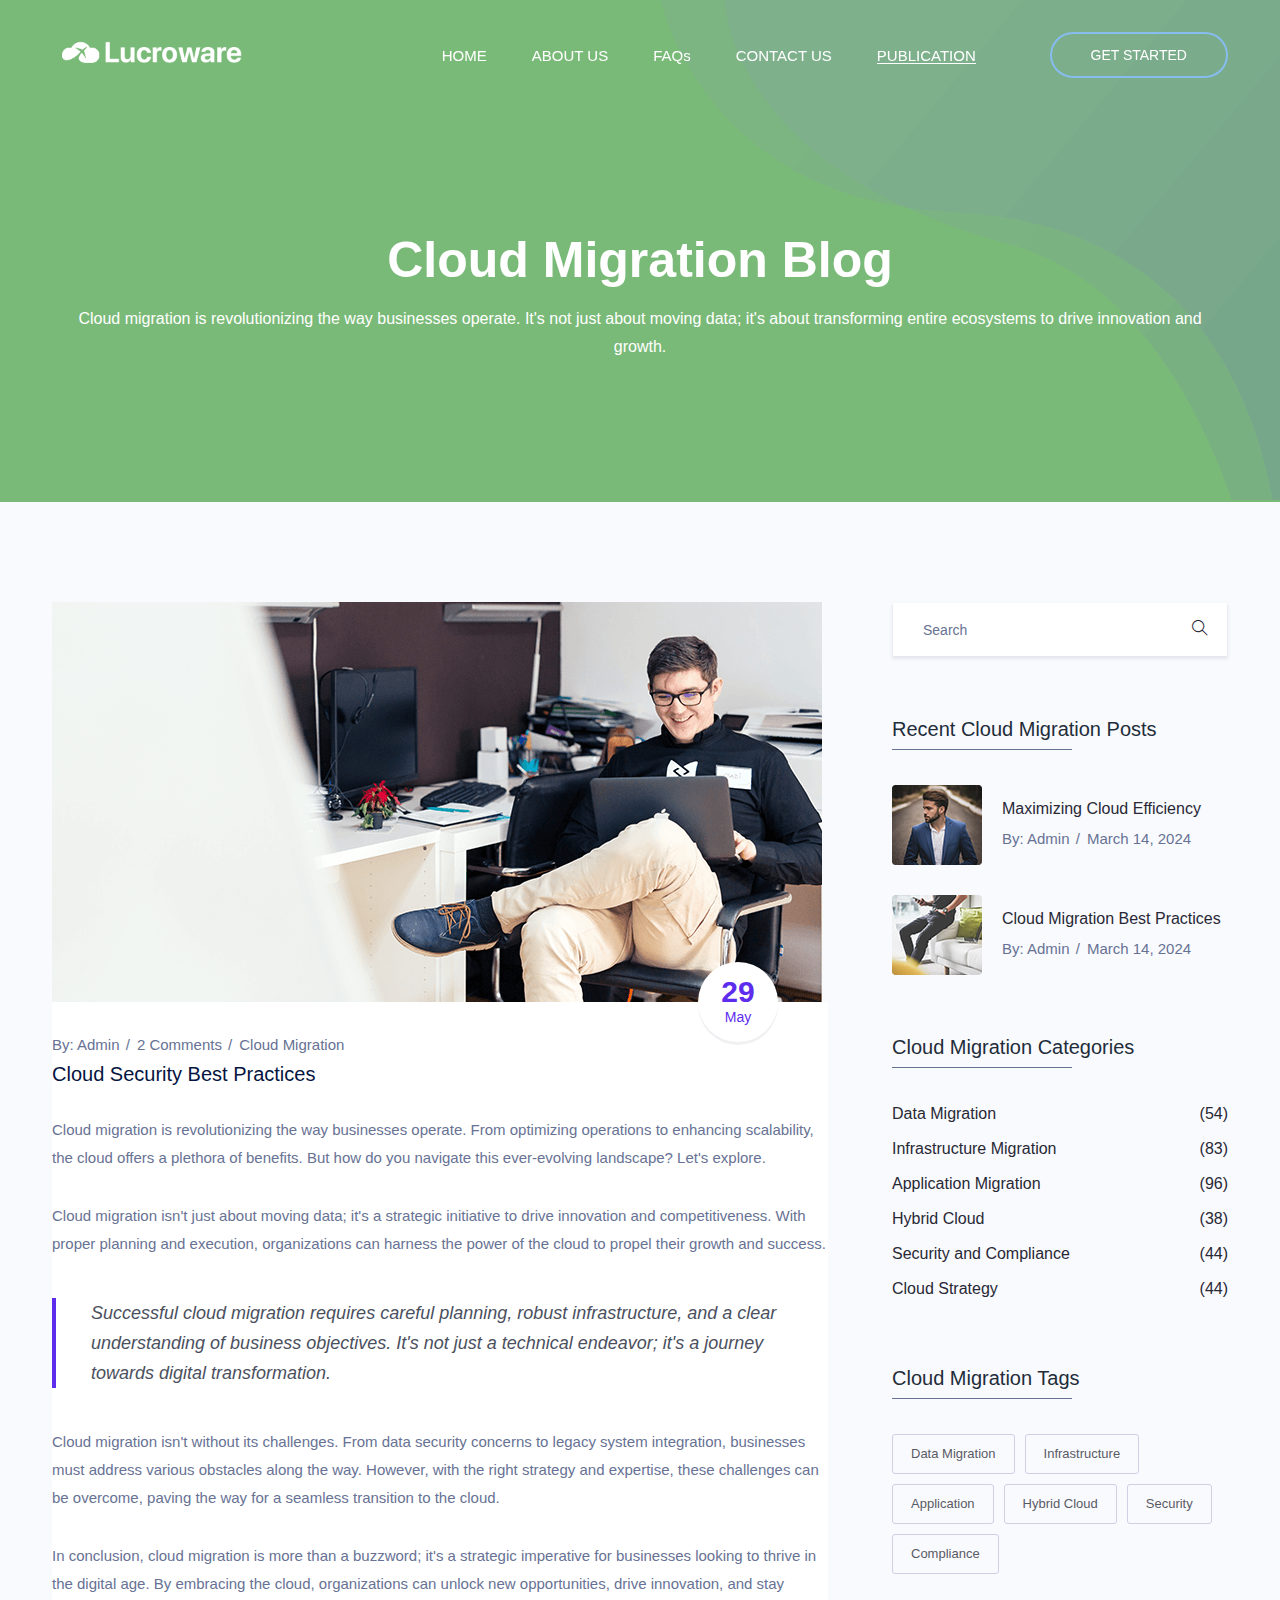
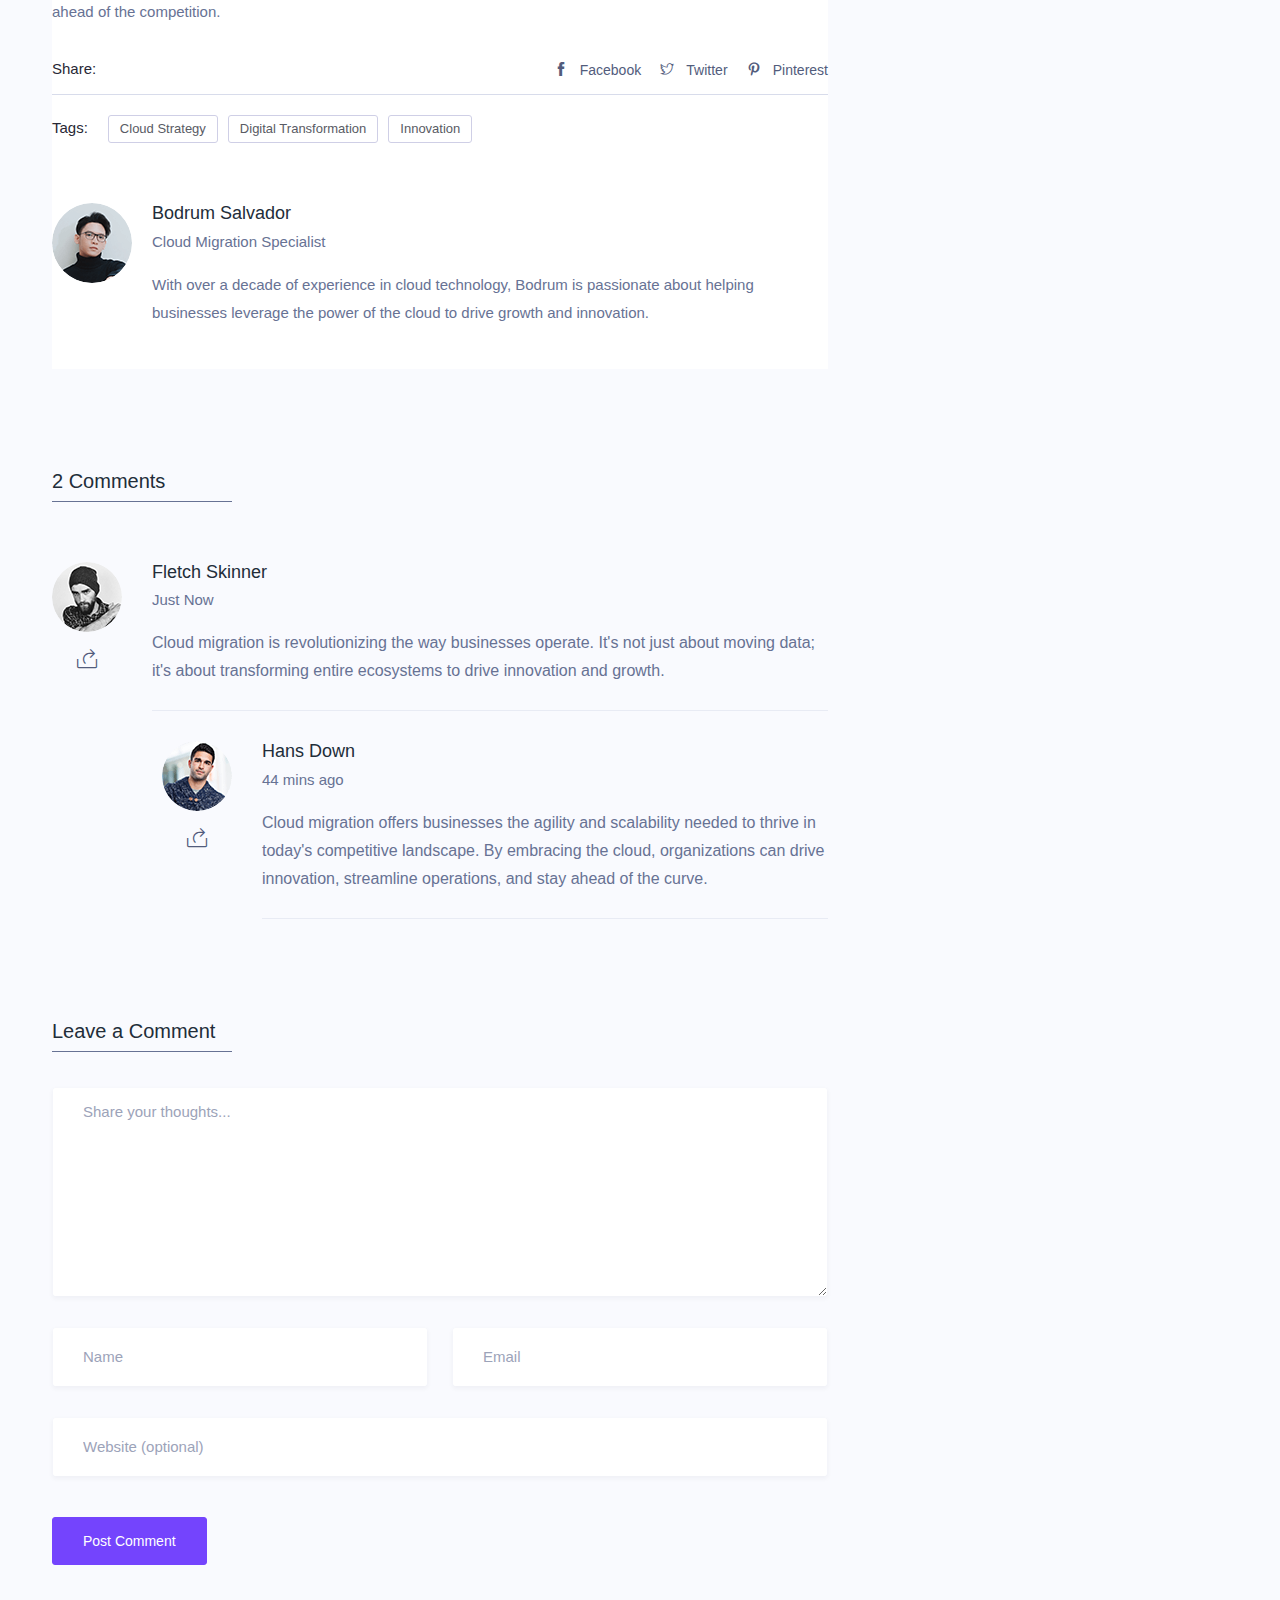
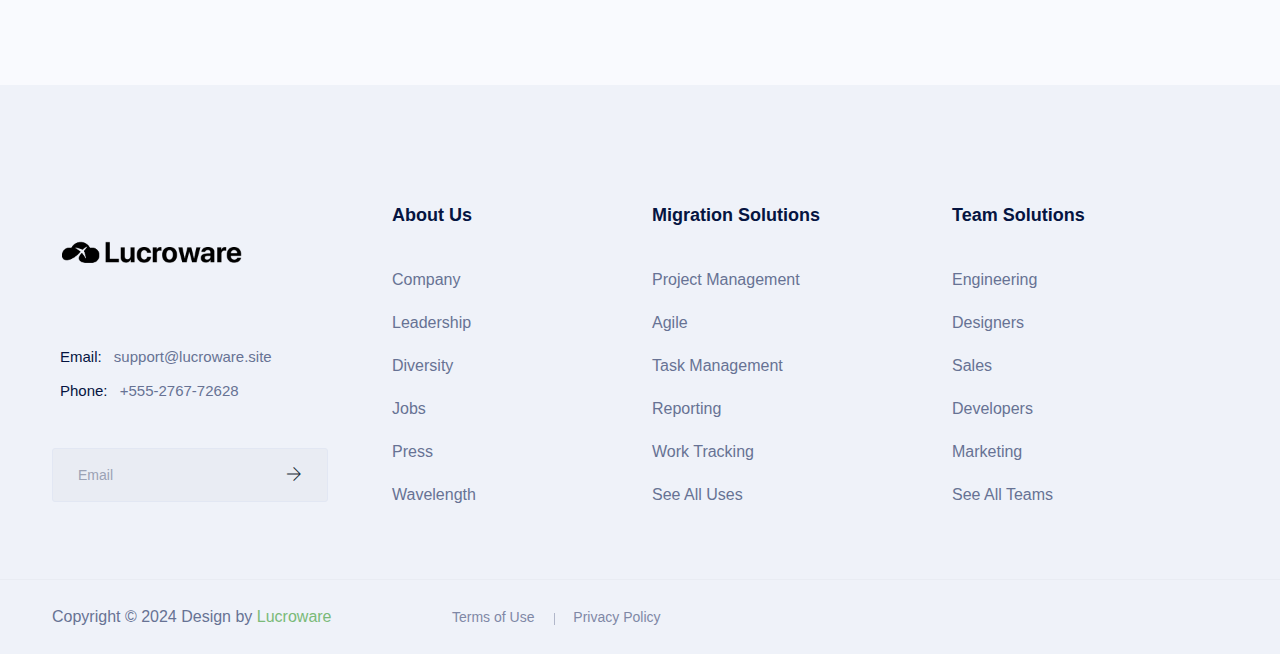
<file: blog-details-2.html>
<!doctype html>
<html lang="en">


<!-- Mirrored from html.droitlab.com/saasland/blog-single.html by HTTrack Website Copier/3.x [XR&CO'2014], Wed, 13 Mar 2024 10:16:46 GMT -->
<head>
    <!-- Required meta tags -->
    <meta charset="utf-8">
    <meta name="viewport" content="width=device-width, initial-scale=1, shrink-to-fit=no">
    <link rel="shortcut icon" href="img-site/favicon.png" type="image/x-icon">
    <title>Lucroware || Cloud Migration</title>
    <!-- Bootstrap CSS -->
    <link rel="stylesheet" href="css/bootstrap.min.css">
    <!--icon font css-->
    <link rel="stylesheet" href="vendors/themify-icon/themify-icons.css">
    <link rel="stylesheet" href="vendors/simple-line-icon/simple-line-icons.css">
    <link rel="stylesheet" href="vendors/font-awesome/css/all.css">
    <link rel="stylesheet" href="vendors/flaticon/flaticon.css">
    <link rel="stylesheet" href="vendors/animation/animate.css">
    <link rel="stylesheet" href="vendors/owl-carousel/assets/owl.carousel.min.css">
    <link rel="stylesheet" href="vendors/animation/animate.css">
    <link rel="stylesheet" href="vendors/magnify-pop/magnific-popup.css">
    <link rel="stylesheet" href="vendors/elagent/style.css">
    <link rel="stylesheet" href="vendors/scroll/jquery.mCustomScrollbar.min.css">
    <link rel="stylesheet" href="css/style.css">
    <link rel="stylesheet" href="css/responsive.css">
</head>


<body>
    <div id="preloader">
        <div id="ctn-preloader" class="ctn-preloader">
            <div class="animation-preloader">
                <div class="spinner"></div>
                <div class="txt-loading">
                    <span data-text-preloader="L" class="letters-loading">
                        L
                    </span>
                    <span data-text-preloader="U" class="letters-loading">
                        U
                    </span>
                    <span data-text-preloader="C" class="letters-loading">
                        C
                    </span>
                    <span data-text-preloader="R" class="letters-loading">
                        R
                    </span>
                    <span data-text-preloader="O" class="letters-loading">
                        O
                    </span>
                    <span data-text-preloader="W" class="letters-loading">
                        W
                    </span>
                    <span data-text-preloader="A" class="letters-loading">
                        A
                    </span>
                    <span data-text-preloader="R" class="letters-loading">
                        R
                    </span>
                    <span data-text-preloader="E" class="letters-loading">
                        E
                    </span>
                </div>
                <p class="text-center">Loading</p>
            </div>
            <div class="loader">
                <div class="row">
                    <div class="col-3 loader-section section-left">
                        <div class="bg"></div>
                    </div>
                    <div class="col-3 loader-section section-left">
                        <div class="bg"></div>
                    </div>
                    <div class="col-3 loader-section section-right">
                        <div class="bg"></div>
                    </div>
                    <div class="col-3 loader-section section-right">
                        <div class="bg"></div>
                    </div>
                </div>
            </div>
        </div>
    </div>
    <div class="body_wrapper">
        <header class="header_area">
            <nav class="navbar navbar-expand-lg menu_one menu_eight">
                <div class="container">
                    <a class="navbar-brand sticky_logo" href="#"><img src="img-site/logoW.png" width="200"
                            alt="logo"><img src="img-site/logoB.png" width="200" alt=""></a>
                    <button class="navbar-toggler collapsed" type="button" data-bs-toggle="collapse"
                        data-bs-target="#navbarSupportedContent" aria-controls="navbarSupportedContent"
                        aria-expanded="false" aria-label="Toggle navigation">
                        <span class="menu_toggle">
                            <span class="hamburger">
                                <span></span>
                                <span></span>
                                <span></span>
                            </span>
                            <span class="hamburger-cross">
                                <span></span>
                                <span></span>
                            </span>
                        </span>
                    </button>

                    <div class="collapse navbar-collapse" id="navbarSupportedContent">
                        <ul class="navbar-nav menu w_menu pl_100 ms-auto me-auto">
                            <li class="nav-item">
                                <a class="nav-link" href="index.html">
                                    HOME
                                </a>
                            </li>
                            <li class="nav-item "><a class="nav-link"
                                    href="about.html">ABOUT US</a>
                            </li>
                            <li class="nav-item">
                                <a class="nav-link " href="faq.html">
                                    FAQs
                                </a>
                            </li>
                            <li class="nav-item">
                                <a class="nav-link " href="contact.html">
                                    CONTACT US
                                </a>
                            </li>
                            <li class="nav-item active">
                                <a class="nav-link " href="blog.html">
                                    PUBLICATION
                                </a>
                            </li>
                        </ul>
                        <a class="security_btn btn_hover" href="contact.html">GET STARTED</a>
                    </div>
                </div>
            </nav>
        </header>


        <section class="breadcrumb_area">
            <img class="breadcrumb_shap" src="img/breadcrumb/banner_bg.png" alt="">
            <div class="container">
                <div class="breadcrumb_content text-center">
                    <h1 class="f_p f_700 f_size_50 w_color l_height50 mb_20">Cloud Migration Blog</h1>
                    <p class="f_400 w_color f_size_16 l_height26">Cloud migration is revolutionizing the way businesses operate. It's not just about moving data; it's about transforming entire ecosystems to drive innovation and growth.</p>
                </div>
            </div>
        </section>
        

        <section class="blog_area sec_pad">
            <div class="container">
                <div class="row">
                    <div class="col-lg-8 blog_sidebar_left">
                        <div class="blog_single mb_50">
                            <img class="img-fluid" src="img/blog-grid/blog_single.png" alt="">
                            <div class="blog_content">
                                <div class="post_date">
                                    <h2>29 <span>May</span></h2>
                                </div>
                                <div class="entry_post_info">
                                    By: <a href="#">Admin</a>
                                    <a href="#">2 Comments</a>
                                    <a href="#">Cloud Migration</a>
                                </div>
                                <a href="#">
                                    <h5 class="f_p f_size_20 f_500 t_color mb-30">Cloud Security Best Practices</h5>
                                </a>
                                <p class="f_400 mb-30">Cloud migration is revolutionizing the way businesses operate. From optimizing operations to enhancing scalability, the cloud offers a plethora of benefits. But how do you navigate this ever-evolving landscape? Let's explore.</p>
                                <p class="f_400 mb_40">Cloud migration isn't just about moving data; it's a strategic initiative to drive innovation and competitiveness. With proper planning and execution, organizations can harness the power of the cloud to propel their growth and success.</p>
                                <blockquote class="blockquote mb_40">
                                    <h6 class="mb-0 f_size_18 l_height30 f_p f_400">Successful cloud migration requires careful planning, robust infrastructure, and a clear understanding of business objectives. It's not just a technical endeavor; it's a journey towards digital transformation.</h6>
                                </blockquote>
                                <p class="f_400 mb-30">Cloud migration isn't without its challenges. From data security concerns to legacy system integration, businesses must address various obstacles along the way. However, with the right strategy and expertise, these challenges can be overcome, paving the way for a seamless transition to the cloud.</p>
                                <p class="f_400 mb-30">In conclusion, cloud migration is more than a buzzword; it's a strategic imperative for businesses looking to thrive in the digital age. By embracing the cloud, organizations can unlock new opportunities, drive innovation, and stay ahead of the competition.</p>
                                <div class="post_share">
                                    <div class="post-nam"> Share: </div>
                                    <div class="flex">
                                        <a href="#"><i class="ti-facebook"></i>Facebook</a>
                                        <a href="#"><i class="ti-twitter"></i>Twitter</a>
                                        <a href="#"><i class="ti-pinterest"></i>Pinterest</a>
                                    </div>
                                </div>
                                <div class="post_tag d-flex">
                                    <div class="post-nam"> Tags: </div>
                                    <a href="#">Cloud Strategy</a>
                                    <a href="#">Digital Transformation</a>
                                    <a href="#">Innovation</a>
                                </div>
                                <div class="media post_author mt_60">
                                    <img class="rounded-circle" src="img/blog-grid/author_img.png" alt="">
                                    <div class="media-body">
                                        <h5 class="f_p t_color3 f_size_18 f_500">Bodrum Salvador</h5>
                                        <h6 class="f_p f_size_15 f_400 mb_20">Cloud Migration Specialist</h6>
                                        <p>With over a decade of experience in cloud technology, Bodrum is passionate about helping businesses leverage the power of the cloud to drive growth and innovation.</p>
                                    </div>
                                </div>
                            </div>
                            
                        </div>
                        <div class="widget_title mt_100">
                            <h3 class="f_p f_size_20 t_color3">2 Comments</h3>
                            <div class="border_bottom"></div>
                        </div>
                        <ul class="comment-box list-unstyled mb-0">
                            <li class="post_comment">
                                <div class="media post_author mt_60">
                                    <div class="media-left">
                                        <img class="rounded-circle" src="img/blog-grid/comment1.png" alt="">
                                        <a href="#" class="replay"><i class="ti-share"></i></a>
                                    </div>
                                    <div class="media-body">
                                        <h5 class="f_p t_color3 f_size_18 f_500">Fletch Skinner</h5>
                                        <h6 class="f_p f_size_15 f_400 mb_20">Just Now</h6>
                                        <p>Cloud migration is revolutionizing the way businesses operate. It's not just about moving data; it's about transforming entire ecosystems to drive innovation and growth.</p>
                                    </div>
                                </div>
                                <ul class="reply-comment list-unstyled">
                                    <li class="post-comment">
                                        <div class="media post_author comment-content">
                                            <div class="media-left">
                                                <img class="rounded-circle" src="img/blog-grid/comment2.png" alt="">
                                                <a href="#" class="replay"><i class="ti-share"></i></a>
                                            </div>
                                            <div class="media-body">
                                                <h5 class="f_p t_color3 f_size_18 f_500">Hans Down</h5>
                                                <h6 class="f_p f_size_15 f_400 mb_20">44 mins ago</h6>
                                                <p>Cloud migration offers businesses the agility and scalability needed to thrive in today's competitive landscape. By embracing the cloud, organizations can drive innovation, streamline operations, and stay ahead of the curve.</p>
                                            </div>
                                        </div>
                                    </li>
                                </ul>
                            </li>
                        </ul>
                        <div class="widget_title mt_100">
                            <h3 class="f_p f_size_20 t_color3">Leave a Comment</h3>
                            <div class="border_bottom"></div>
                        </div>
                        <form class="get_quote_form row" action="#" method="post">
                            <div class="col-md-12 form-group">
                                <textarea class="form-control message" placeholder="Share your thoughts..."></textarea>
                            </div>
                            <div class="col-md-6 form-group">
                                <input type="text" class="form-control" id="name" placeholder="Name">
                            </div>
                            <div class="col-md-6 form-group">
                                <input type="email" class="form-control" id="email" placeholder="Email">
                            </div>
                            <div class="col-md-12 form-group">
                                <input type="text" class="form-control" id="website" placeholder="Website (optional)">
                            </div>
                            <div class="col-md-12"><button class="btn btn_three btn_hover f_size_15 f_500" type="submit">Post Comment</button></div>
                        </form>
                    </div>
                    

                       <div class="col-lg-4">
                        <div class="blog-sidebar">
                            <div class="widget sidebar_widget widget_search">
                                <form action="#" class="search-form input-group">
                                    <input type="search" class="form-control widget_input" placeholder="Search">
                                    <button type="submit"><i class="ti-search"></i></button>
                                </form>
                            </div>
                            <div class="widget sidebar_widget widget_recent_post mt_60">
                                <div class="widget_title">
                                    <h3 class="f_p f_size_20 t_color3">Recent Cloud Migration Posts</h3>
                                    <div class="border_bottom"></div>
                                </div>
                                <div class="media post_item">
                                    <img src="img/blog-grid/post_1.jpg" alt="">
                                    <div class="media-body">
                                        <a href="#">
                                            <h3 class="f_size_16 f_p f_400">Maximizing Cloud Efficiency</h3>
                                        </a>
                                        <div class="entry_post_info">
                                            By: <a href="#">Admin</a>
                                            <a href="#">March 14, 2024</a>
                                        </div>
                                    </div>
                                </div>
                                <div class="media post_item">
                                    <img src="img/blog-grid/post_2.jpg" alt="">
                                    <div class="media-body">
                                        <a href="#">
                                            <h3 class="f_size_16 f_p f_400">Cloud Migration Best Practices</h3>
                                        </a>
                                        <div class="entry_post_info">
                                            By: <a href="#">Admin</a>
                                            <a href="#">March 14, 2024</a>
                                        </div>
                                    </div>
                                </div>
                            </div>
                            <div class="widget sidebar_widget widget_categorie mt_60">
                                <div class="widget_title">
                                    <h3 class="f_p f_size_20 t_color3">Cloud Migration Categories</h3>
                                    <div class="border_bottom"></div>
                                </div>
                                <ul class="list-unstyled">
                                    <li> <a href="#"><span>Data Migration</span><em>(54)</em></a> </li>
                                    <li> <a href="#"><span>Infrastructure Migration</span><em>(83)</em></a> </li>
                                    <li> <a href="#"><span>Application Migration</span><em>(96)</em></a> </li>
                                    <li> <a href="#"><span>Hybrid Cloud</span><em>(38)</em></a> </li>
                                    <li> <a href="#"><span>Security and Compliance</span><em>(44)</em></a> </li>
                                    <li> <a href="#"><span>Cloud Strategy</span><em>(44)</em></a> </li>
                                </ul>
                            </div>
                            <div class="widget sidebar_widget widget_tag_cloud mt_60">
                                <div class="widget_title">
                                    <h3 class="f_p f_size_20 t_color3">Cloud Migration Tags</h3>
                                    <div class="border_bottom"></div>
                                </div>
                                <div class="post-tags">
                                    <a href="#">Data Migration</a>
                                    <a href="#">Infrastructure</a>
                                    <a href="#">Application</a>
                                    <a href="#">Hybrid Cloud</a>
                                    <a href="#">Security</a>
                                    <a href="#">Compliance</a>
                                </div>
                            </div>
                        </div>
                    </div>
                </div>
            </div>
        </section>

        <footer class="footer_area footer_area_four f_bg">
            <div class="footer_top">
                <div class="container">
                    <div class="row">
                        <div class="col-lg-3 col-md-6">
                            <div class="f_widget company_widget">
                                <a href="index.html" class="f-logo"><img src="img-site/logoB.png" width="200"
                                        alt=""></a>
                                <div class="widget-wrap">
                                    <p class="f_400 f_p f_size_15 mb-0 l_height34"><span>Email:</span> <a
                                            href="mailto:support@lucroware.site" class="f_400">support@lucroware.site</a></p>
                                    <p class="f_400 f_p f_size_15 mb-0 l_height34"><span>Phone:</span> <a
                                            href="tel:+555-2767-72628" class="f_400">+555-2767-72628</a></p>
                                </div>
                                <form action="#" class="f_subscribe mailchimp" method="post">
                                    <input type="text" name="EMAIL" class="form-control memail" placeholder="Email">
                                    <button class="btn btn-submit" type="submit"><i class="ti-arrow-right"></i></button>
                                    <p class="mchimp-errmessage" style="display: none;"></p>
                                    <p class="mchimp-sucmessage" style="display: none;"></p>
                                </form>
                            </div>
                        </div>
                        <div class="col-lg-3 col-md-6">
                            <div class="f_widget about-widget pl_40">
                                <h3 class="f-title f_600 t_color f_size_18 mb_40">About Us</h3>
                                <ul class="list-unstyled f_list">
                                    <li><a href="#">Company</a></li>
                                    <li><a href="#">Leadership</a></li>
                                    <li><a href="#">Diversity</a></li>
                                    <li><a href="#">Jobs</a></li>
                                    <li><a href="#">Press</a></li>
                                    <li><a href="#">Wavelength</a></li>
                                </ul>
                            </div>
                        </div>
                        <div class="col-lg-3 col-md-6">
                            <div class="f_widget about-widget">
                                <h3 class="f-title f_600 t_color f_size_18 mb_40">Migration Solutions</h3>
                                <ul class="list-unstyled f_list">
                                    <li><a href="#">Project Management</a></li>
                                    <li><a href="#">Agile</a></li>
                                    <li><a href="#">Task Management</a></li>
                                    <li><a href="#">Reporting</a></li>
                                    <li><a href="#">Work Tracking</a></li>
                                    <li><a href="#">See All Uses</a></li>
                                </ul>
                            </div>
                        </div>
                        <div class="col-lg-3 col-md-6">
                            <div class="f_widget about-widget">
                                <h3 class="f-title f_600 t_color f_size_18 mb_40">Team Solutions</h3>
                                <ul class="list-unstyled f_list">
                                    <li><a href="#">Engineering</a></li>
                                    <li><a href="#">Designers</a></li>
                                    <li><a href="#">Sales</a></li>
                                    <li><a href="#">Developers</a></li>
                                    <li><a href="#">Marketing</a></li>
                                    <li><a href="#">See All Teams</a></li>
                                </ul>
                            </div>
                        </div>
                    </div>
                </div>
            </div>
            <div class="footer_bottom">
                <div class="container">
                    <div class="row align-items-center">
                        <div class="col-lg-4 col-md-5 col-sm-6">
                            <p class="mb-0 f_400">Copyright © 2024 Design by <a href="#">Lucroware</a></p>
                        </div>
                        <div class="col-lg-4 col-md-4 col-sm-12">
                            <ul class="list-unstyled f_menu text-right">
                                <li><a href="#">Terms of Use</a></li>
                                <li><a href="#">Privacy Policy</a></li>
                            </ul>
                        </div>
                    </div>
                </div>
            </div>
        </footer>
    </div>
    <!-- Optional JavaScript -->
    <!-- jQuery first, then Popper.js, then Bootstrap JS -->
    <script src="js/jquery-3.6.0.min.js"></script>
    <script src="js/popper.min.js"></script>
    <script src="js/bootstrap.min.js"></script>
    <script src="vendors/wow/wow.min.js"></script>
    <script src="vendors/sckroller/jquery.parallax-scroll.js"></script>
    <script src="vendors/owl-carousel/owl.carousel.min.js"></script>
    <script src="vendors/imagesloaded/imagesloaded.pkgd.min.js"></script>
    <script src="vendors/isotope/isotope-min.js"></script>
    <script src="vendors/magnify-pop/jquery.magnific-popup.min.js"></script>
    <script src="vendors/nice-select/jquery.nice-select.min.js"></script>
    <script src="vendors/scroll/jquery.mCustomScrollbar.concat.min.js"></script>
    <script src="js/plugins.js"></script>
    <script src="vendors/slick/slick.js"></script>
    <script src="js/main.js"></script>
</body>


<!-- Mirrored from html.droitlab.com/saasland/blog-single.html by HTTrack Website Copier/3.x [XR&CO'2014], Wed, 13 Mar 2024 10:16:49 GMT -->
</html>
</file>
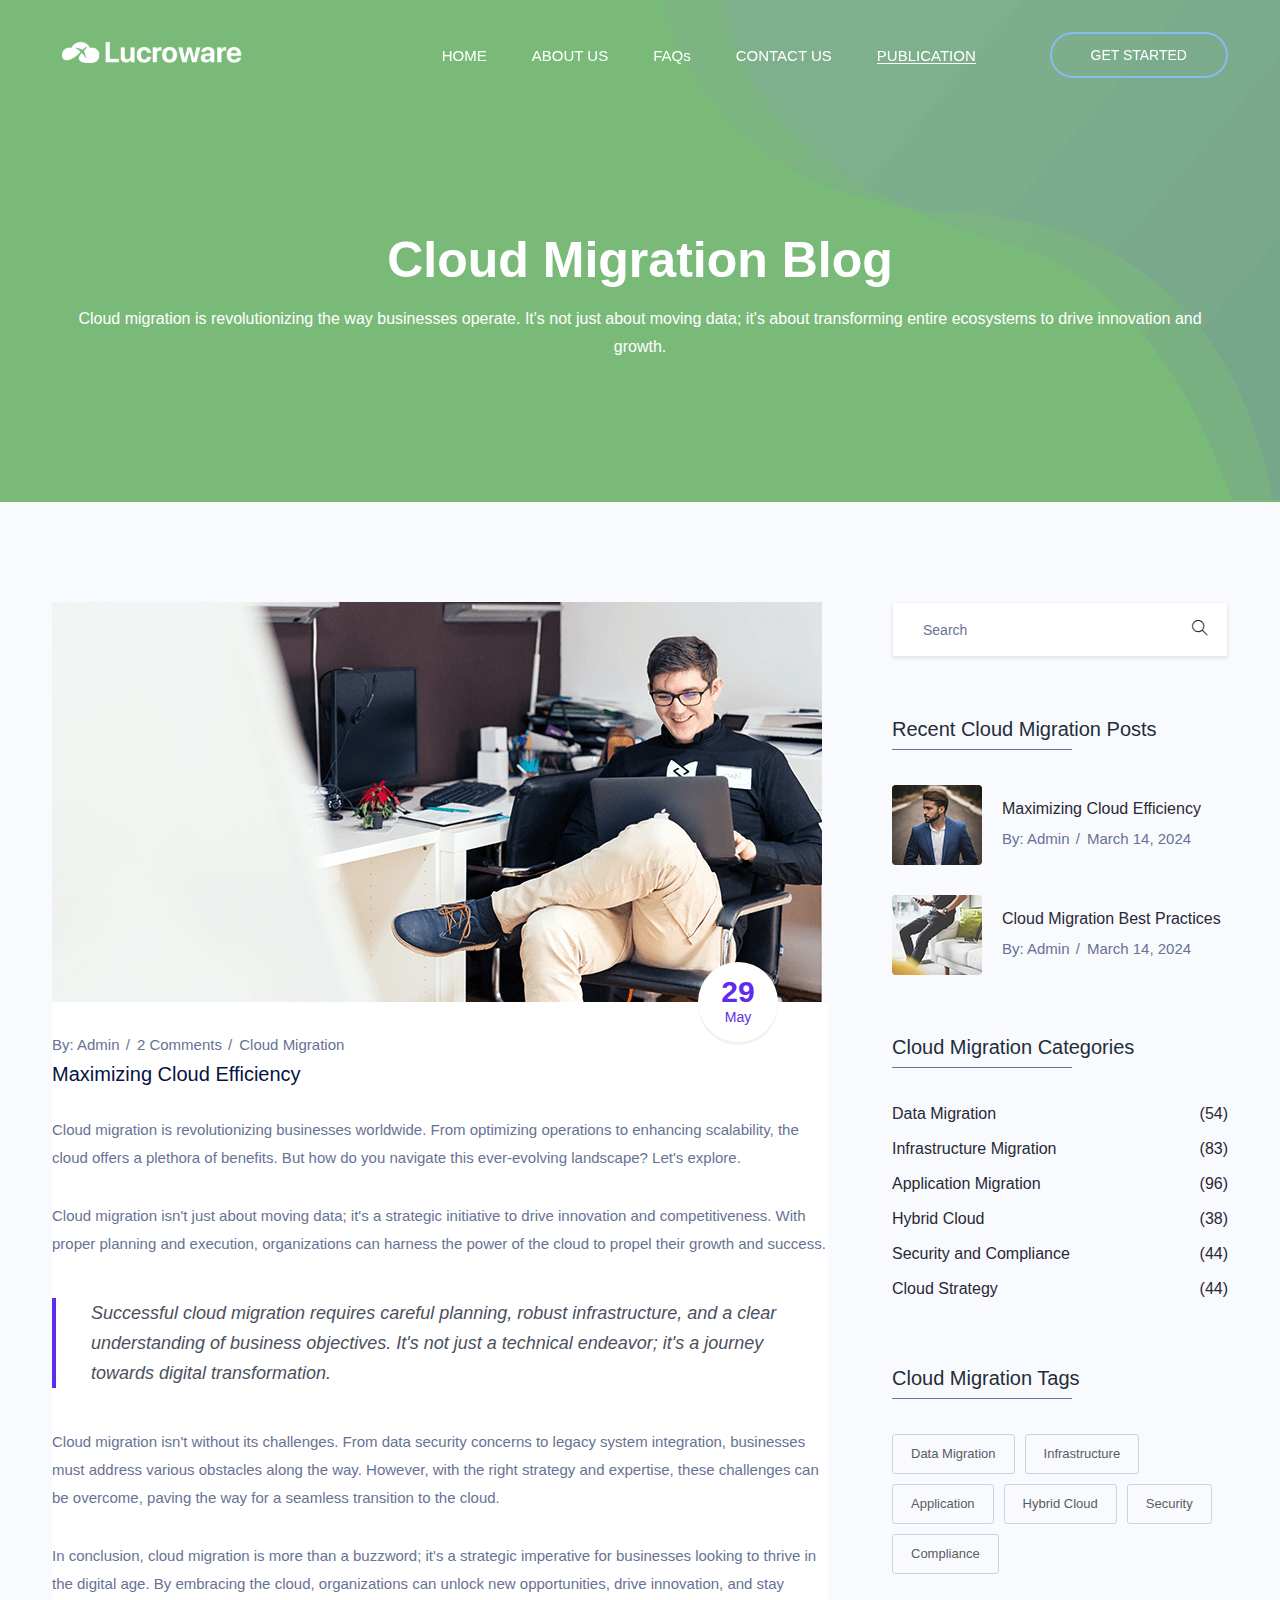
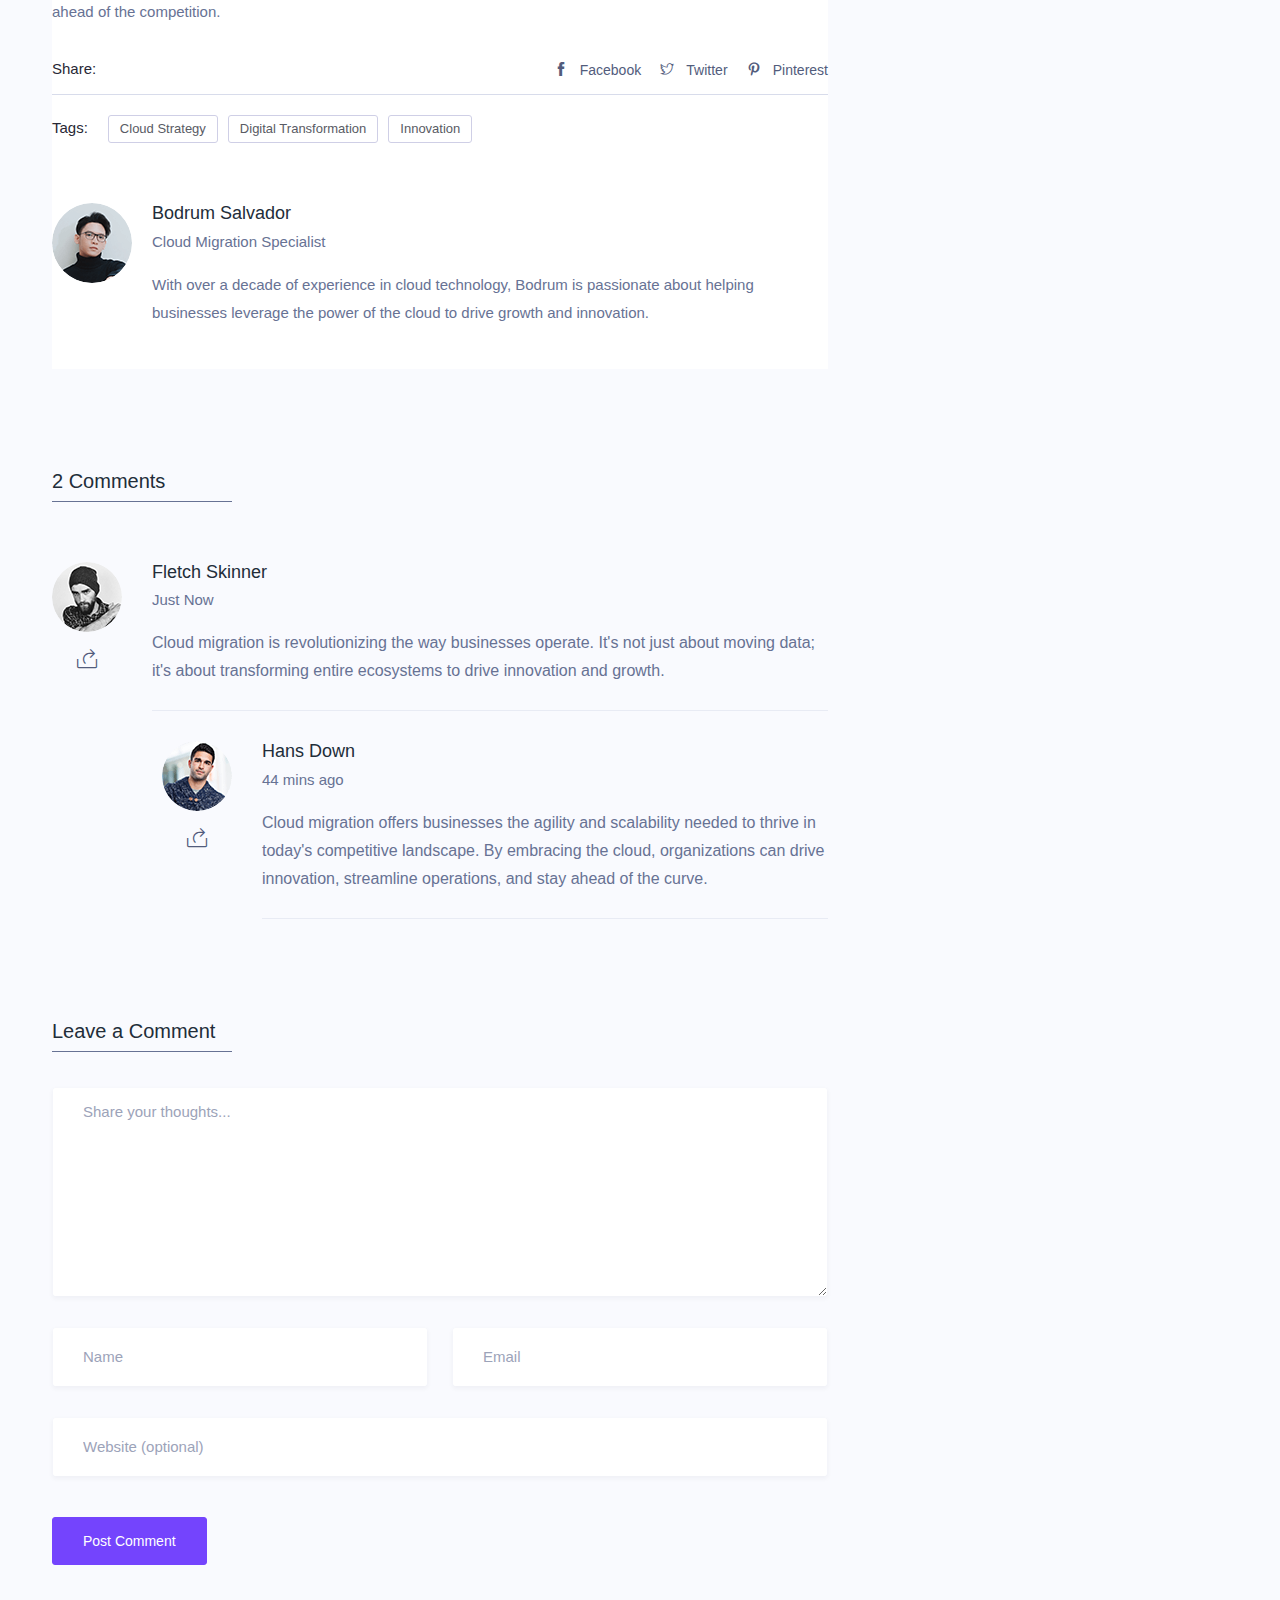
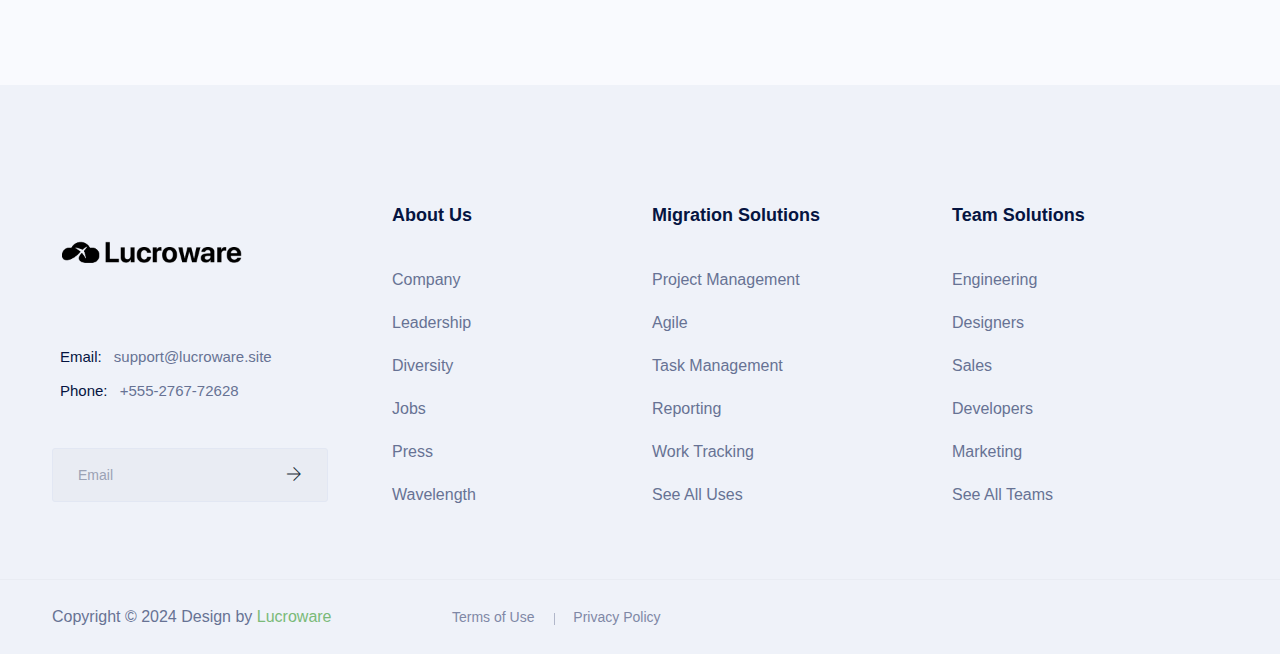
<file: blog-details-3.html>
<!doctype html>
<html lang="en">


<!-- Mirrored from html.droitlab.com/saasland/blog-single.html by HTTrack Website Copier/3.x [XR&CO'2014], Wed, 13 Mar 2024 10:16:46 GMT -->
<head>
    <!-- Required meta tags -->
    <meta charset="utf-8">
    <meta name="viewport" content="width=device-width, initial-scale=1, shrink-to-fit=no">
    <link rel="shortcut icon" href="img-site/favicon.png" type="image/x-icon">
    <title>Lucroware || Cloud Migration</title>
    <!-- Bootstrap CSS -->
    <link rel="stylesheet" href="css/bootstrap.min.css">
    <!--icon font css-->
    <link rel="stylesheet" href="vendors/themify-icon/themify-icons.css">
    <link rel="stylesheet" href="vendors/simple-line-icon/simple-line-icons.css">
    <link rel="stylesheet" href="vendors/font-awesome/css/all.css">
    <link rel="stylesheet" href="vendors/flaticon/flaticon.css">
    <link rel="stylesheet" href="vendors/animation/animate.css">
    <link rel="stylesheet" href="vendors/owl-carousel/assets/owl.carousel.min.css">
    <link rel="stylesheet" href="vendors/animation/animate.css">
    <link rel="stylesheet" href="vendors/magnify-pop/magnific-popup.css">
    <link rel="stylesheet" href="vendors/elagent/style.css">
    <link rel="stylesheet" href="vendors/scroll/jquery.mCustomScrollbar.min.css">
    <link rel="stylesheet" href="css/style.css">
    <link rel="stylesheet" href="css/responsive.css">
</head>


<body>
    <div id="preloader">
        <div id="ctn-preloader" class="ctn-preloader">
            <div class="animation-preloader">
                <div class="spinner"></div>
                <div class="txt-loading">
                    <span data-text-preloader="L" class="letters-loading">
                        L
                    </span>
                    <span data-text-preloader="U" class="letters-loading">
                        U
                    </span>
                    <span data-text-preloader="C" class="letters-loading">
                        C
                    </span>
                    <span data-text-preloader="R" class="letters-loading">
                        R
                    </span>
                    <span data-text-preloader="O" class="letters-loading">
                        O
                    </span>
                    <span data-text-preloader="W" class="letters-loading">
                        W
                    </span>
                    <span data-text-preloader="A" class="letters-loading">
                        A
                    </span>
                    <span data-text-preloader="R" class="letters-loading">
                        R
                    </span>
                    <span data-text-preloader="E" class="letters-loading">
                        E
                    </span>
                </div>
                <p class="text-center">Loading</p>
            </div>
            <div class="loader">
                <div class="row">
                    <div class="col-3 loader-section section-left">
                        <div class="bg"></div>
                    </div>
                    <div class="col-3 loader-section section-left">
                        <div class="bg"></div>
                    </div>
                    <div class="col-3 loader-section section-right">
                        <div class="bg"></div>
                    </div>
                    <div class="col-3 loader-section section-right">
                        <div class="bg"></div>
                    </div>
                </div>
            </div>
        </div>
    </div>
    <div class="body_wrapper">
        <header class="header_area">
            <nav class="navbar navbar-expand-lg menu_one menu_eight">
                <div class="container">
                    <a class="navbar-brand sticky_logo" href="#"><img src="img-site/logoW.png" width="200"
                            alt="logo"><img src="img-site/logoB.png" width="200" alt=""></a>
                    <button class="navbar-toggler collapsed" type="button" data-bs-toggle="collapse"
                        data-bs-target="#navbarSupportedContent" aria-controls="navbarSupportedContent"
                        aria-expanded="false" aria-label="Toggle navigation">
                        <span class="menu_toggle">
                            <span class="hamburger">
                                <span></span>
                                <span></span>
                                <span></span>
                            </span>
                            <span class="hamburger-cross">
                                <span></span>
                                <span></span>
                            </span>
                        </span>
                    </button>

                    <div class="collapse navbar-collapse" id="navbarSupportedContent">
                        <ul class="navbar-nav menu w_menu pl_100 ms-auto me-auto">
                            <li class="nav-item">
                                <a class="nav-link" href="index.html">
                                    HOME
                                </a>
                            </li>
                            <li class="nav-item "><a class="nav-link"
                                    href="about.html">ABOUT US</a>
                            </li>
                            <li class="nav-item">
                                <a class="nav-link " href="faq.html">
                                    FAQs
                                </a>
                            </li>
                            <li class="nav-item">
                                <a class="nav-link " href="contact.html">
                                    CONTACT US
                                </a>
                            </li>
                            <li class="nav-item active">
                                <a class="nav-link " href="blog.html">
                                    PUBLICATION
                                </a>
                            </li>
                        </ul>
                        <a class="security_btn btn_hover" href="contact.html">GET STARTED</a>
                    </div>
                </div>
            </nav>
        </header>


        <section class="breadcrumb_area">
            <img class="breadcrumb_shap" src="img/breadcrumb/banner_bg.png" alt="">
            <div class="container">
                <div class="breadcrumb_content text-center">
                    <h1 class="f_p f_700 f_size_50 w_color l_height50 mb_20">Cloud Migration Blog</h1>
                    <p class="f_400 w_color f_size_16 l_height26">Cloud migration is revolutionizing the way businesses operate. It's not just about moving data; it's about transforming entire ecosystems to drive innovation and growth.</p>
                </div>
            </div>
        </section>
        

        <section class="blog_area sec_pad">
            <div class="container">
                <div class="row">
                    <div class="col-lg-8 blog_sidebar_left">
                        <div class="blog_single mb_50">
                            <img class="img-fluid" src="img/blog-grid/blog_single.png" alt="">
                            <div class="blog_content">
                                <div class="post_date">
                                    <h2>29 <span>May</span></h2>
                                </div>
                                <div class="entry_post_info">
                                    By: <a href="#">Admin</a>
                                    <a href="#">2 Comments</a>
                                    <a href="#">Cloud Migration</a>
                                </div>
                                <a href="#">
                                    <h5 class="f_p f_size_20 f_500 t_color mb-30">Maximizing Cloud Efficiency</h5>
                                </a>
                                <p class="f_400 mb-30">Cloud migration is revolutionizing businesses worldwide. From optimizing operations to enhancing scalability, the cloud offers a plethora of benefits. But how do you navigate this ever-evolving landscape? Let's explore.</p>
                                <p class="f_400 mb_40">Cloud migration isn't just about moving data; it's a strategic initiative to drive innovation and competitiveness. With proper planning and execution, organizations can harness the power of the cloud to propel their growth and success.</p>
                                <blockquote class="blockquote mb_40">
                                    <h6 class="mb-0 f_size_18 l_height30 f_p f_400">Successful cloud migration requires careful planning, robust infrastructure, and a clear understanding of business objectives. It's not just a technical endeavor; it's a journey towards digital transformation.</h6>
                                </blockquote>
                                <p class="f_400 mb-30">Cloud migration isn't without its challenges. From data security concerns to legacy system integration, businesses must address various obstacles along the way. However, with the right strategy and expertise, these challenges can be overcome, paving the way for a seamless transition to the cloud.</p>
                                <p class="f_400 mb-30">In conclusion, cloud migration is more than a buzzword; it's a strategic imperative for businesses looking to thrive in the digital age. By embracing the cloud, organizations can unlock new opportunities, drive innovation, and stay ahead of the competition.</p>
                                <div class="post_share">
                                    <div class="post-nam"> Share: </div>
                                    <div class="flex">
                                        <a href="#"><i class="ti-facebook"></i>Facebook</a>
                                        <a href="#"><i class="ti-twitter"></i>Twitter</a>
                                        <a href="#"><i class="ti-pinterest"></i>Pinterest</a>
                                    </div>
                                </div>
                                <div class="post_tag d-flex">
                                    <div class="post-nam"> Tags: </div>
                                    <a href="#">Cloud Strategy</a>
                                    <a href="#">Digital Transformation</a>
                                    <a href="#">Innovation</a>
                                </div>
                                <div class="media post_author mt_60">
                                    <img class="rounded-circle" src="img/blog-grid/author_img.png" alt="">
                                    <div class="media-body">
                                        <h5 class="f_p t_color3 f_size_18 f_500">Bodrum Salvador</h5>
                                        <h6 class="f_p f_size_15 f_400 mb_20">Cloud Migration Specialist</h6>
                                        <p>With over a decade of experience in cloud technology, Bodrum is passionate about helping businesses leverage the power of the cloud to drive growth and innovation.</p>
                                    </div>
                                </div>
                            </div>
                            
                        </div>
                        <div class="widget_title mt_100">
                            <h3 class="f_p f_size_20 t_color3">2 Comments</h3>
                            <div class="border_bottom"></div>
                        </div>
                        <ul class="comment-box list-unstyled mb-0">
                            <li class="post_comment">
                                <div class="media post_author mt_60">
                                    <div class="media-left">
                                        <img class="rounded-circle" src="img/blog-grid/comment1.png" alt="">
                                        <a href="#" class="replay"><i class="ti-share"></i></a>
                                    </div>
                                    <div class="media-body">
                                        <h5 class="f_p t_color3 f_size_18 f_500">Fletch Skinner</h5>
                                        <h6 class="f_p f_size_15 f_400 mb_20">Just Now</h6>
                                        <p>Cloud migration is revolutionizing the way businesses operate. It's not just about moving data; it's about transforming entire ecosystems to drive innovation and growth.</p>
                                    </div>
                                </div>
                                <ul class="reply-comment list-unstyled">
                                    <li class="post-comment">
                                        <div class="media post_author comment-content">
                                            <div class="media-left">
                                                <img class="rounded-circle" src="img/blog-grid/comment2.png" alt="">
                                                <a href="#" class="replay"><i class="ti-share"></i></a>
                                            </div>
                                            <div class="media-body">
                                                <h5 class="f_p t_color3 f_size_18 f_500">Hans Down</h5>
                                                <h6 class="f_p f_size_15 f_400 mb_20">44 mins ago</h6>
                                                <p>Cloud migration offers businesses the agility and scalability needed to thrive in today's competitive landscape. By embracing the cloud, organizations can drive innovation, streamline operations, and stay ahead of the curve.</p>
                                            </div>
                                        </div>
                                    </li>
                                </ul>
                            </li>
                        </ul>
                        <div class="widget_title mt_100">
                            <h3 class="f_p f_size_20 t_color3">Leave a Comment</h3>
                            <div class="border_bottom"></div>
                        </div>
                        <form class="get_quote_form row" action="#" method="post">
                            <div class="col-md-12 form-group">
                                <textarea class="form-control message" placeholder="Share your thoughts..."></textarea>
                            </div>
                            <div class="col-md-6 form-group">
                                <input type="text" class="form-control" id="name" placeholder="Name">
                            </div>
                            <div class="col-md-6 form-group">
                                <input type="email" class="form-control" id="email" placeholder="Email">
                            </div>
                            <div class="col-md-12 form-group">
                                <input type="text" class="form-control" id="website" placeholder="Website (optional)">
                            </div>
                            <div class="col-md-12"><button class="btn btn_three btn_hover f_size_15 f_500" type="submit">Post Comment</button></div>
                        </form>
                    </div>
                    

                       <div class="col-lg-4">
                        <div class="blog-sidebar">
                            <div class="widget sidebar_widget widget_search">
                                <form action="#" class="search-form input-group">
                                    <input type="search" class="form-control widget_input" placeholder="Search">
                                    <button type="submit"><i class="ti-search"></i></button>
                                </form>
                            </div>
                            <div class="widget sidebar_widget widget_recent_post mt_60">
                                <div class="widget_title">
                                    <h3 class="f_p f_size_20 t_color3">Recent Cloud Migration Posts</h3>
                                    <div class="border_bottom"></div>
                                </div>
                                <div class="media post_item">
                                    <img src="img/blog-grid/post_1.jpg" alt="">
                                    <div class="media-body">
                                        <a href="#">
                                            <h3 class="f_size_16 f_p f_400">Maximizing Cloud Efficiency</h3>
                                        </a>
                                        <div class="entry_post_info">
                                            By: <a href="#">Admin</a>
                                            <a href="#">March 14, 2024</a>
                                        </div>
                                    </div>
                                </div>
                                <div class="media post_item">
                                    <img src="img/blog-grid/post_2.jpg" alt="">
                                    <div class="media-body">
                                        <a href="#">
                                            <h3 class="f_size_16 f_p f_400">Cloud Migration Best Practices</h3>
                                        </a>
                                        <div class="entry_post_info">
                                            By: <a href="#">Admin</a>
                                            <a href="#">March 14, 2024</a>
                                        </div>
                                    </div>
                                </div>
                            </div>
                            <div class="widget sidebar_widget widget_categorie mt_60">
                                <div class="widget_title">
                                    <h3 class="f_p f_size_20 t_color3">Cloud Migration Categories</h3>
                                    <div class="border_bottom"></div>
                                </div>
                                <ul class="list-unstyled">
                                    <li> <a href="#"><span>Data Migration</span><em>(54)</em></a> </li>
                                    <li> <a href="#"><span>Infrastructure Migration</span><em>(83)</em></a> </li>
                                    <li> <a href="#"><span>Application Migration</span><em>(96)</em></a> </li>
                                    <li> <a href="#"><span>Hybrid Cloud</span><em>(38)</em></a> </li>
                                    <li> <a href="#"><span>Security and Compliance</span><em>(44)</em></a> </li>
                                    <li> <a href="#"><span>Cloud Strategy</span><em>(44)</em></a> </li>
                                </ul>
                            </div>
                            <div class="widget sidebar_widget widget_tag_cloud mt_60">
                                <div class="widget_title">
                                    <h3 class="f_p f_size_20 t_color3">Cloud Migration Tags</h3>
                                    <div class="border_bottom"></div>
                                </div>
                                <div class="post-tags">
                                    <a href="#">Data Migration</a>
                                    <a href="#">Infrastructure</a>
                                    <a href="#">Application</a>
                                    <a href="#">Hybrid Cloud</a>
                                    <a href="#">Security</a>
                                    <a href="#">Compliance</a>
                                </div>
                            </div>
                        </div>
                    </div>
                </div>
            </div>
        </section>

        <footer class="footer_area footer_area_four f_bg">
            <div class="footer_top">
                <div class="container">
                    <div class="row">
                        <div class="col-lg-3 col-md-6">
                            <div class="f_widget company_widget">
                                <a href="index.html" class="f-logo"><img src="img-site/logoB.png" width="200"
                                        alt=""></a>
                                <div class="widget-wrap">
                                    <p class="f_400 f_p f_size_15 mb-0 l_height34"><span>Email:</span> <a
                                            href="mailto:support@lucroware.site" class="f_400">support@lucroware.site</a></p>
                                    <p class="f_400 f_p f_size_15 mb-0 l_height34"><span>Phone:</span> <a
                                            href="tel:+555-2767-72628" class="f_400">+555-2767-72628</a></p>
                                </div>
                                <form action="#" class="f_subscribe mailchimp" method="post">
                                    <input type="text" name="EMAIL" class="form-control memail" placeholder="Email">
                                    <button class="btn btn-submit" type="submit"><i class="ti-arrow-right"></i></button>
                                    <p class="mchimp-errmessage" style="display: none;"></p>
                                    <p class="mchimp-sucmessage" style="display: none;"></p>
                                </form>
                            </div>
                        </div>
                        <div class="col-lg-3 col-md-6">
                            <div class="f_widget about-widget pl_40">
                                <h3 class="f-title f_600 t_color f_size_18 mb_40">About Us</h3>
                                <ul class="list-unstyled f_list">
                                    <li><a href="#">Company</a></li>
                                    <li><a href="#">Leadership</a></li>
                                    <li><a href="#">Diversity</a></li>
                                    <li><a href="#">Jobs</a></li>
                                    <li><a href="#">Press</a></li>
                                    <li><a href="#">Wavelength</a></li>
                                </ul>
                            </div>
                        </div>
                        <div class="col-lg-3 col-md-6">
                            <div class="f_widget about-widget">
                                <h3 class="f-title f_600 t_color f_size_18 mb_40">Migration Solutions</h3>
                                <ul class="list-unstyled f_list">
                                    <li><a href="#">Project Management</a></li>
                                    <li><a href="#">Agile</a></li>
                                    <li><a href="#">Task Management</a></li>
                                    <li><a href="#">Reporting</a></li>
                                    <li><a href="#">Work Tracking</a></li>
                                    <li><a href="#">See All Uses</a></li>
                                </ul>
                            </div>
                        </div>
                        <div class="col-lg-3 col-md-6">
                            <div class="f_widget about-widget">
                                <h3 class="f-title f_600 t_color f_size_18 mb_40">Team Solutions</h3>
                                <ul class="list-unstyled f_list">
                                    <li><a href="#">Engineering</a></li>
                                    <li><a href="#">Designers</a></li>
                                    <li><a href="#">Sales</a></li>
                                    <li><a href="#">Developers</a></li>
                                    <li><a href="#">Marketing</a></li>
                                    <li><a href="#">See All Teams</a></li>
                                </ul>
                            </div>
                        </div>
                    </div>
                </div>
            </div>
            <div class="footer_bottom">
                <div class="container">
                    <div class="row align-items-center">
                        <div class="col-lg-4 col-md-5 col-sm-6">
                            <p class="mb-0 f_400">Copyright © 2024 Design by <a href="#">Lucroware</a></p>
                        </div>
                        <div class="col-lg-4 col-md-4 col-sm-12">
                            <ul class="list-unstyled f_menu text-right">
                                <li><a href="#">Terms of Use</a></li>
                                <li><a href="#">Privacy Policy</a></li>
                            </ul>
                        </div>
                    </div>
                </div>
            </div>
        </footer>
    </div>
    <!-- Optional JavaScript -->
    <!-- jQuery first, then Popper.js, then Bootstrap JS -->
    <script src="js/jquery-3.6.0.min.js"></script>
    <script src="js/popper.min.js"></script>
    <script src="js/bootstrap.min.js"></script>
    <script src="vendors/wow/wow.min.js"></script>
    <script src="vendors/sckroller/jquery.parallax-scroll.js"></script>
    <script src="vendors/owl-carousel/owl.carousel.min.js"></script>
    <script src="vendors/imagesloaded/imagesloaded.pkgd.min.js"></script>
    <script src="vendors/isotope/isotope-min.js"></script>
    <script src="vendors/magnify-pop/jquery.magnific-popup.min.js"></script>
    <script src="vendors/nice-select/jquery.nice-select.min.js"></script>
    <script src="vendors/scroll/jquery.mCustomScrollbar.concat.min.js"></script>
    <script src="js/plugins.js"></script>
    <script src="vendors/slick/slick.js"></script>
    <script src="js/main.js"></script>
</body>


<!-- Mirrored from html.droitlab.com/saasland/blog-single.html by HTTrack Website Copier/3.x [XR&CO'2014], Wed, 13 Mar 2024 10:16:49 GMT -->
</html>
</file>
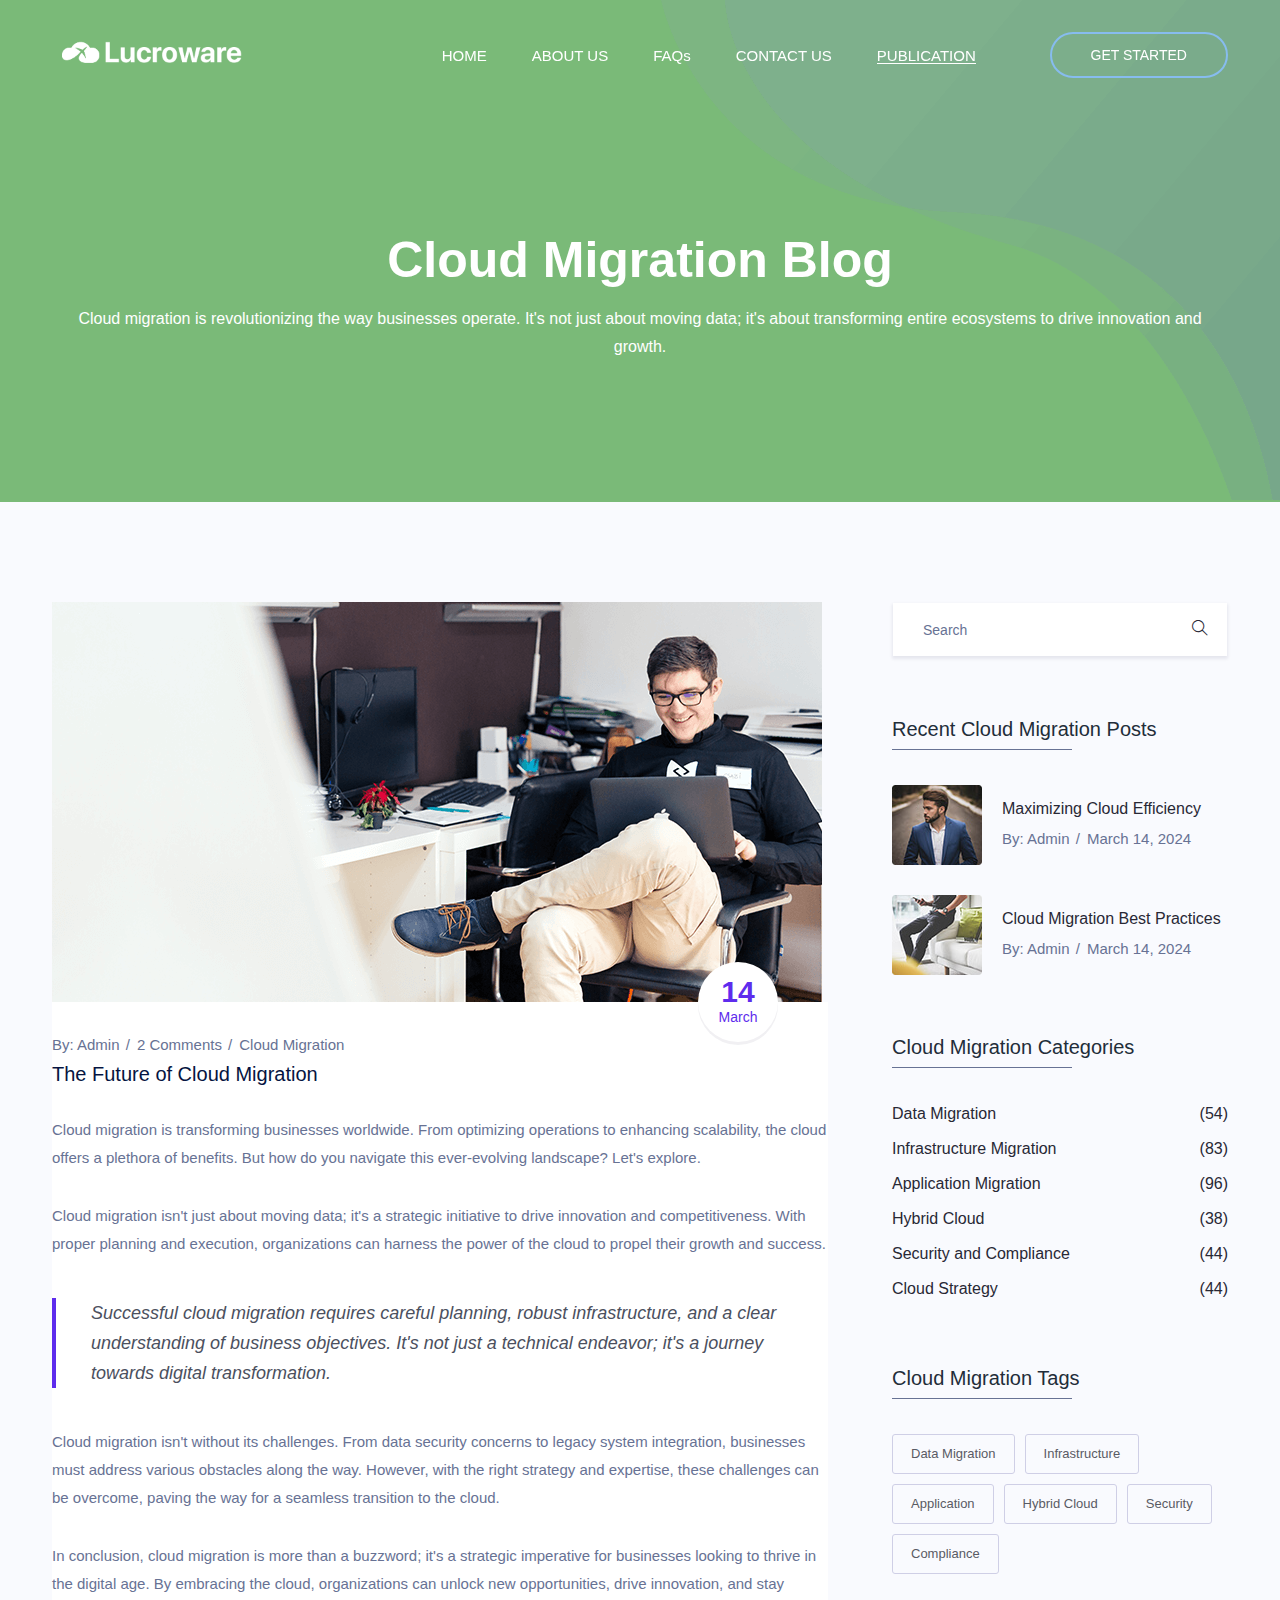
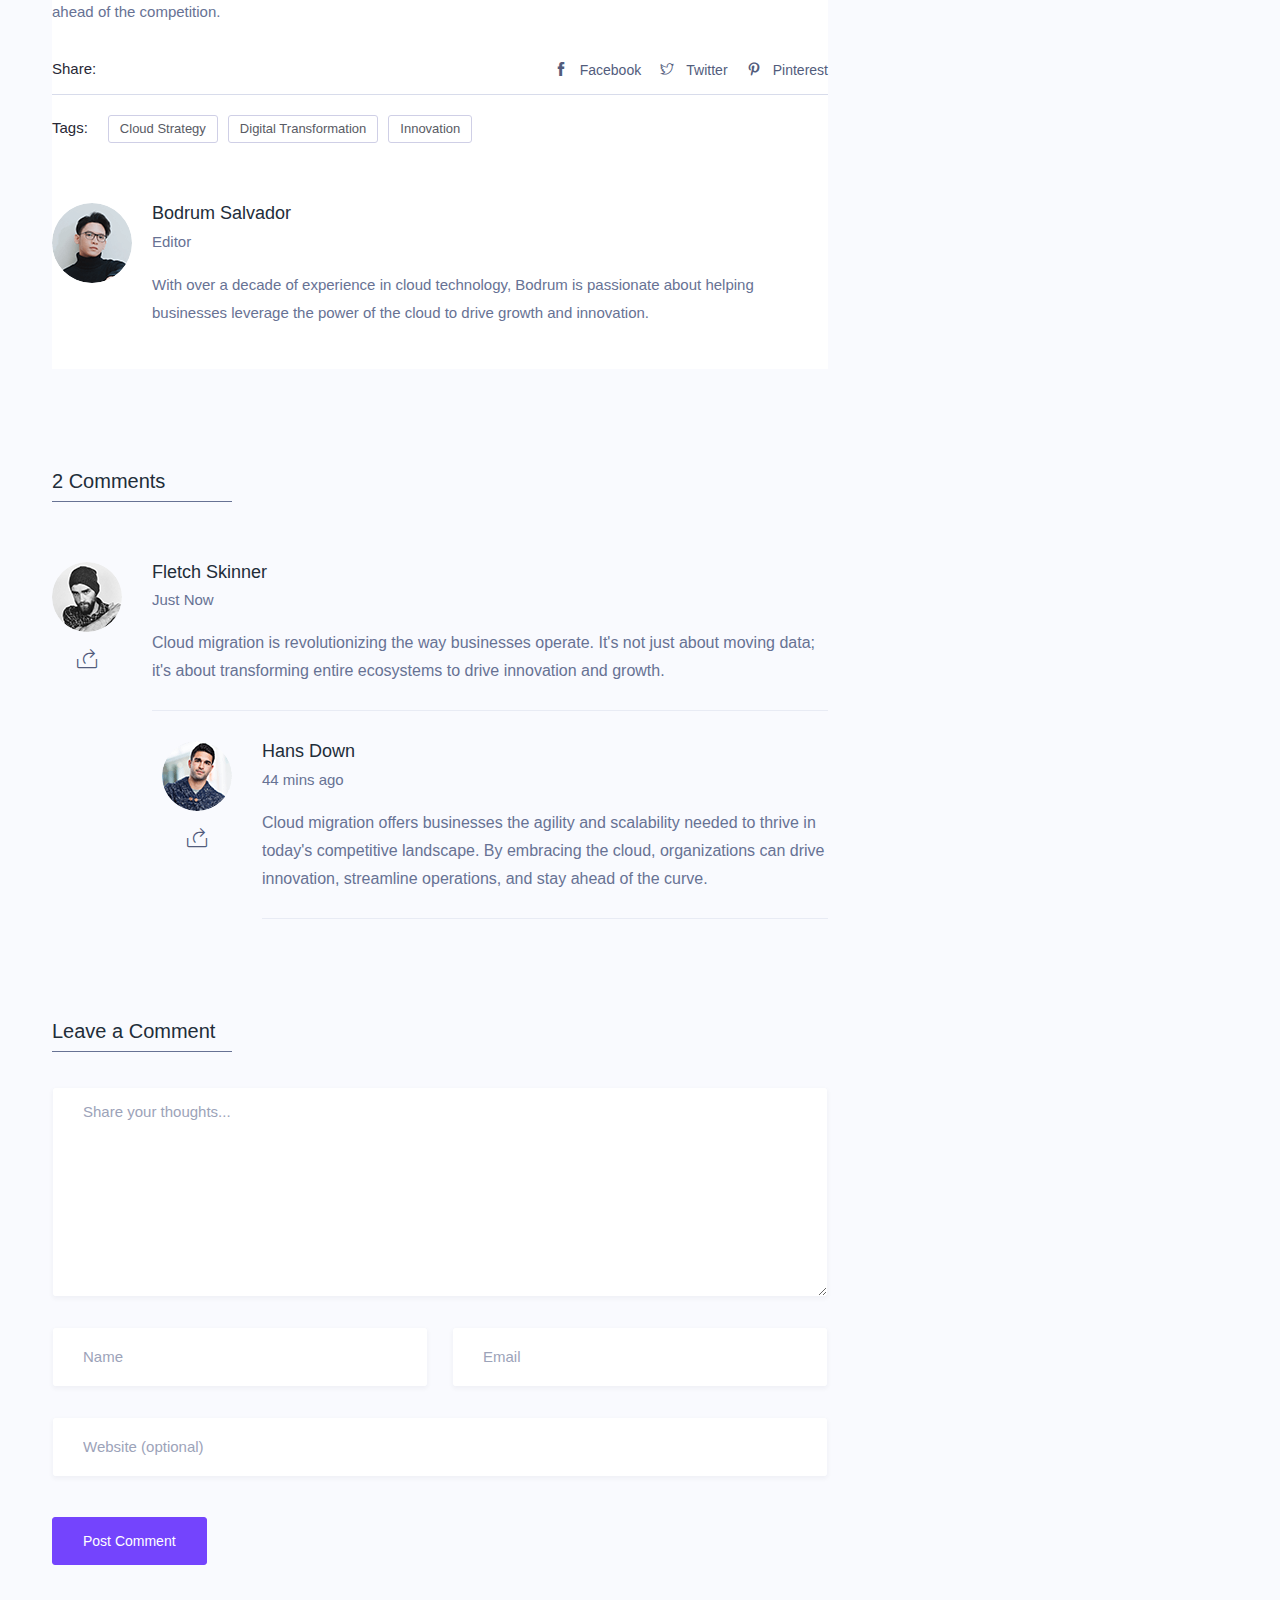
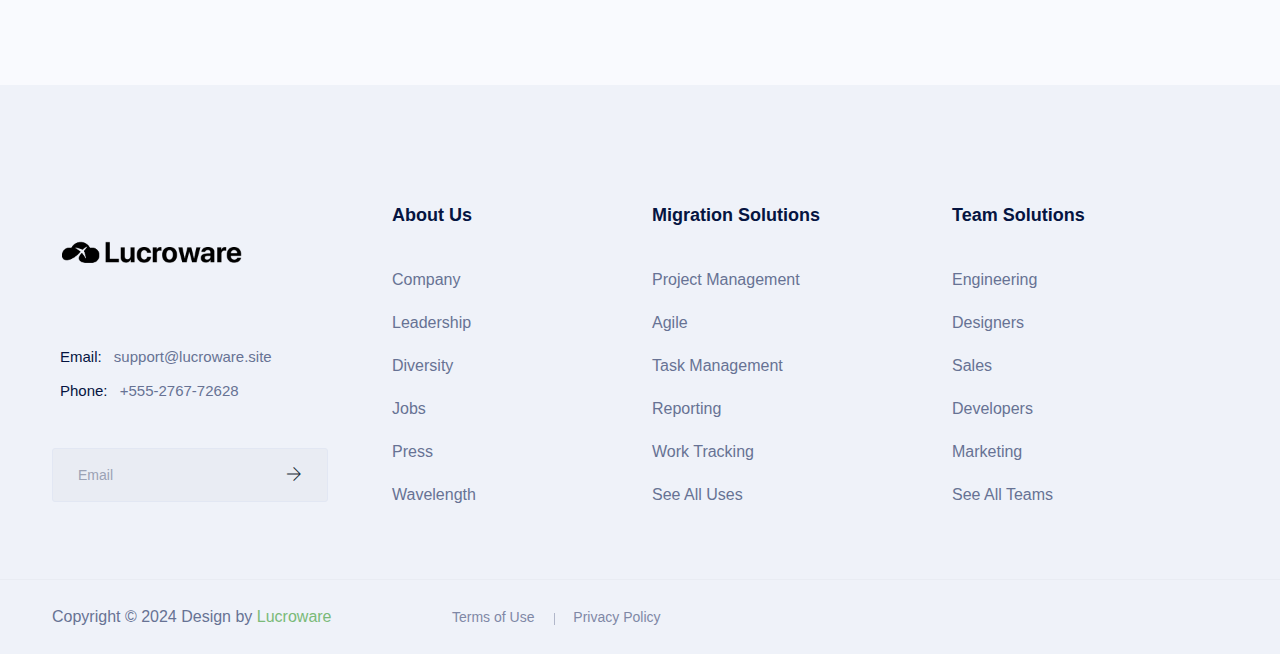
<file: blog-details.html>
<!doctype html>
<html lang="en">


<!-- Mirrored from html.droitlab.com/saasland/blog-single.html by HTTrack Website Copier/3.x [XR&CO'2014], Wed, 13 Mar 2024 10:16:46 GMT -->
<head>
    <!-- Required meta tags -->
    <meta charset="utf-8">
    <meta name="viewport" content="width=device-width, initial-scale=1, shrink-to-fit=no">
    <link rel="shortcut icon" href="img-site/favicon.png" type="image/x-icon">
    <title>Lucroware || Cloud Migration</title>
    <!-- Bootstrap CSS -->
    <link rel="stylesheet" href="css/bootstrap.min.css">
    <!--icon font css-->
    <link rel="stylesheet" href="vendors/themify-icon/themify-icons.css">
    <link rel="stylesheet" href="vendors/simple-line-icon/simple-line-icons.css">
    <link rel="stylesheet" href="vendors/font-awesome/css/all.css">
    <link rel="stylesheet" href="vendors/flaticon/flaticon.css">
    <link rel="stylesheet" href="vendors/animation/animate.css">
    <link rel="stylesheet" href="vendors/owl-carousel/assets/owl.carousel.min.css">
    <link rel="stylesheet" href="vendors/animation/animate.css">
    <link rel="stylesheet" href="vendors/magnify-pop/magnific-popup.css">
    <link rel="stylesheet" href="vendors/elagent/style.css">
    <link rel="stylesheet" href="vendors/scroll/jquery.mCustomScrollbar.min.css">
    <link rel="stylesheet" href="css/style.css">
    <link rel="stylesheet" href="css/responsive.css">
</head>


<body>
    <div id="preloader">
        <div id="ctn-preloader" class="ctn-preloader">
            <div class="animation-preloader">
                <div class="spinner"></div>
                <div class="txt-loading">
                    <span data-text-preloader="L" class="letters-loading">
                        L
                    </span>
                    <span data-text-preloader="U" class="letters-loading">
                        U
                    </span>
                    <span data-text-preloader="C" class="letters-loading">
                        C
                    </span>
                    <span data-text-preloader="R" class="letters-loading">
                        R
                    </span>
                    <span data-text-preloader="O" class="letters-loading">
                        O
                    </span>
                    <span data-text-preloader="W" class="letters-loading">
                        W
                    </span>
                    <span data-text-preloader="A" class="letters-loading">
                        A
                    </span>
                    <span data-text-preloader="R" class="letters-loading">
                        R
                    </span>
                    <span data-text-preloader="E" class="letters-loading">
                        E
                    </span>
                </div>
                <p class="text-center">Loading</p>
            </div>
            <div class="loader">
                <div class="row">
                    <div class="col-3 loader-section section-left">
                        <div class="bg"></div>
                    </div>
                    <div class="col-3 loader-section section-left">
                        <div class="bg"></div>
                    </div>
                    <div class="col-3 loader-section section-right">
                        <div class="bg"></div>
                    </div>
                    <div class="col-3 loader-section section-right">
                        <div class="bg"></div>
                    </div>
                </div>
            </div>
        </div>
    </div>
    <div class="body_wrapper">
        <header class="header_area">
            <nav class="navbar navbar-expand-lg menu_one menu_eight">
                <div class="container">
                    <a class="navbar-brand sticky_logo" href="#"><img src="img-site/logoW.png" width="200"
                            alt="logo"><img src="img-site/logoB.png" width="200" alt=""></a>
                    <button class="navbar-toggler collapsed" type="button" data-bs-toggle="collapse"
                        data-bs-target="#navbarSupportedContent" aria-controls="navbarSupportedContent"
                        aria-expanded="false" aria-label="Toggle navigation">
                        <span class="menu_toggle">
                            <span class="hamburger">
                                <span></span>
                                <span></span>
                                <span></span>
                            </span>
                            <span class="hamburger-cross">
                                <span></span>
                                <span></span>
                            </span>
                        </span>
                    </button>

                    <div class="collapse navbar-collapse" id="navbarSupportedContent">
                        <ul class="navbar-nav menu w_menu pl_100 ms-auto me-auto">
                            <li class="nav-item">
                                <a class="nav-link" href="index.html">
                                    HOME
                                </a>
                            </li>
                            <li class="nav-item "><a class="nav-link"
                                    href="about.html">ABOUT US</a>
                            </li>
                            <li class="nav-item">
                                <a class="nav-link " href="faq.html">
                                    FAQs
                                </a>
                            </li>
                            <li class="nav-item">
                                <a class="nav-link " href="contact.html">
                                    CONTACT US
                                </a>
                            </li>
                            <li class="nav-item active">
                                <a class="nav-link " href="blog.html">
                                    PUBLICATION
                                </a>
                            </li>
                        </ul>
                        <a class="security_btn btn_hover" href="contact.html">GET STARTED</a>
                    </div>
                </div>
            </nav>
        </header>


        <section class="breadcrumb_area">
            <img class="breadcrumb_shap" src="img/breadcrumb/banner_bg.png" alt="">
            <div class="container">
                <div class="breadcrumb_content text-center">
                    <h1 class="f_p f_700 f_size_50 w_color l_height50 mb_20">Cloud Migration Blog</h1>
                    <p class="f_400 w_color f_size_16 l_height26">Cloud migration is revolutionizing the way businesses operate. It's not just about moving data; it's about transforming entire ecosystems to drive innovation and growth.</p>
                </div>
            </div>
        </section>
        

        <section class="blog_area sec_pad">
            <div class="container">
                <div class="row">
                    <div class="col-lg-8 blog_sidebar_left">
                        <div class="blog_single mb_50">
                            <img class="img-fluid" src="img/blog-grid/blog_single.png" alt="">
                            <div class="blog_content">
                                <div class="post_date">
                                    <h2>14 <span>March</span></h2>
                                </div>
                                <div class="entry_post_info">
                                    By: <a href="#">Admin</a>
                                    <a href="#">2 Comments</a>
                                    <a href="#">Cloud Migration</a>
                                </div>
                                <a href="#">
                                    <h5 class="f_p f_size_20 f_500 t_color mb-30">The Future of Cloud Migration</h5>
                                </a>
                                <p class="f_400 mb-30">Cloud migration is transforming businesses worldwide. From optimizing operations to enhancing scalability, the cloud offers a plethora of benefits. But how do you navigate this ever-evolving landscape? Let's explore.</p>
                                <p class="f_400 mb_40">Cloud migration isn't just about moving data; it's a strategic initiative to drive innovation and competitiveness. With proper planning and execution, organizations can harness the power of the cloud to propel their growth and success.</p>
                                <blockquote class="blockquote mb_40">
                                    <h6 class="mb-0 f_size_18 l_height30 f_p f_400">Successful cloud migration requires careful planning, robust infrastructure, and a clear understanding of business objectives. It's not just a technical endeavor; it's a journey towards digital transformation.</h6>
                                </blockquote>
                                <p class="f_400 mb-30">Cloud migration isn't without its challenges. From data security concerns to legacy system integration, businesses must address various obstacles along the way. However, with the right strategy and expertise, these challenges can be overcome, paving the way for a seamless transition to the cloud.</p>
                                <p class="f_400 mb-30">In conclusion, cloud migration is more than a buzzword; it's a strategic imperative for businesses looking to thrive in the digital age. By embracing the cloud, organizations can unlock new opportunities, drive innovation, and stay ahead of the competition.</p>
                                <div class="post_share">
                                    <div class="post-nam"> Share: </div>
                                    <div class="flex">
                                        <a href="#"><i class="ti-facebook"></i>Facebook</a>
                                        <a href="#"><i class="ti-twitter"></i>Twitter</a>
                                        <a href="#"><i class="ti-pinterest"></i>Pinterest</a>
                                    </div>
                                </div>
                                <div class="post_tag d-flex">
                                    <div class="post-nam"> Tags: </div>
                                    <a href="#">Cloud Strategy</a>
                                    <a href="#">Digital Transformation</a>
                                    <a href="#">Innovation</a>
                                </div>
                                <div class="media post_author mt_60">
                                    <img class="rounded-circle" src="img/blog-grid/author_img.png" alt="">
                                    <div class="media-body">
                                        <h5 class="f_p t_color3 f_size_18 f_500">Bodrum Salvador</h5>
                                        <h6 class="f_p f_size_15 f_400 mb_20">Editor</h6>
                                        <p>With over a decade of experience in cloud technology, Bodrum is passionate about helping businesses leverage the power of the cloud to drive growth and innovation.</p>
                                    </div>
                                </div>
                            </div>
                        </div>
                        <div class="widget_title mt_100">
                            <h3 class="f_p f_size_20 t_color3">2 Comments</h3>
                            <div class="border_bottom"></div>
                        </div>
                        <ul class="comment-box list-unstyled mb-0">
                            <li class="post_comment">
                                <div class="media post_author mt_60">
                                    <div class="media-left">
                                        <img class="rounded-circle" src="img/blog-grid/comment1.png" alt="">
                                        <a href="#" class="replay"><i class="ti-share"></i></a>
                                    </div>
                                    <div class="media-body">
                                        <h5 class="f_p t_color3 f_size_18 f_500">Fletch Skinner</h5>
                                        <h6 class="f_p f_size_15 f_400 mb_20">Just Now</h6>
                                        <p>Cloud migration is revolutionizing the way businesses operate. It's not just about moving data; it's about transforming entire ecosystems to drive innovation and growth.</p>
                                    </div>
                                </div>
                                <ul class="reply-comment list-unstyled">
                                    <li class="post-comment">
                                        <div class="media post_author comment-content">
                                            <div class="media-left">
                                                <img class="rounded-circle" src="img/blog-grid/comment2.png" alt="">
                                                <a href="#" class="replay"><i class="ti-share"></i></a>
                                            </div>
                                            <div class="media-body">
                                                <h5 class="f_p t_color3 f_size_18 f_500">Hans Down</h5>
                                                <h6 class="f_p f_size_15 f_400 mb_20">44 mins ago</h6>
                                                <p>Cloud migration offers businesses the agility and scalability needed to thrive in today's competitive landscape. By embracing the cloud, organizations can drive innovation, streamline operations, and stay ahead of the curve.</p>
                                            </div>
                                        </div>
                                    </li>
                                </ul>
                            </li>
                        </ul>
                        <div class="widget_title mt_100">
                            <h3 class="f_p f_size_20 t_color3">Leave a Comment</h3>
                            <div class="border_bottom"></div>
                        </div>
                        <form class="get_quote_form row" action="#" method="post">
                            <div class="col-md-12 form-group">
                                <textarea class="form-control message" placeholder="Share your thoughts..."></textarea>
                            </div>
                            <div class="col-md-6 form-group">
                                <input type="text" class="form-control" id="name" placeholder="Name">
                            </div>
                            <div class="col-md-6 form-group">
                                <input type="email" class="form-control" id="email" placeholder="Email">
                            </div>
                            <div class="col-md-12 form-group">
                                <input type="text" class="form-control" id="website" placeholder="Website (optional)">
                            </div>
                            <div class="col-md-12"><button class="btn btn_three btn_hover f_size_15 f_500" type="submit">Post Comment</button></div>
                        </form>
                    </div>
                    

                       <div class="col-lg-4">
                        <div class="blog-sidebar">
                            <div class="widget sidebar_widget widget_search">
                                <form action="#" class="search-form input-group">
                                    <input type="search" class="form-control widget_input" placeholder="Search">
                                    <button type="submit"><i class="ti-search"></i></button>
                                </form>
                            </div>
                            <div class="widget sidebar_widget widget_recent_post mt_60">
                                <div class="widget_title">
                                    <h3 class="f_p f_size_20 t_color3">Recent Cloud Migration Posts</h3>
                                    <div class="border_bottom"></div>
                                </div>
                                <div class="media post_item">
                                    <img src="img/blog-grid/post_1.jpg" alt="">
                                    <div class="media-body">
                                        <a href="#">
                                            <h3 class="f_size_16 f_p f_400">Maximizing Cloud Efficiency</h3>
                                        </a>
                                        <div class="entry_post_info">
                                            By: <a href="#">Admin</a>
                                            <a href="#">March 14, 2024</a>
                                        </div>
                                    </div>
                                </div>
                                <div class="media post_item">
                                    <img src="img/blog-grid/post_2.jpg" alt="">
                                    <div class="media-body">
                                        <a href="#">
                                            <h3 class="f_size_16 f_p f_400">Cloud Migration Best Practices</h3>
                                        </a>
                                        <div class="entry_post_info">
                                            By: <a href="#">Admin</a>
                                            <a href="#">March 14, 2024</a>
                                        </div>
                                    </div>
                                </div>
                            </div>
                            <div class="widget sidebar_widget widget_categorie mt_60">
                                <div class="widget_title">
                                    <h3 class="f_p f_size_20 t_color3">Cloud Migration Categories</h3>
                                    <div class="border_bottom"></div>
                                </div>
                                <ul class="list-unstyled">
                                    <li> <a href="#"><span>Data Migration</span><em>(54)</em></a> </li>
                                    <li> <a href="#"><span>Infrastructure Migration</span><em>(83)</em></a> </li>
                                    <li> <a href="#"><span>Application Migration</span><em>(96)</em></a> </li>
                                    <li> <a href="#"><span>Hybrid Cloud</span><em>(38)</em></a> </li>
                                    <li> <a href="#"><span>Security and Compliance</span><em>(44)</em></a> </li>
                                    <li> <a href="#"><span>Cloud Strategy</span><em>(44)</em></a> </li>
                                </ul>
                            </div>
                            <div class="widget sidebar_widget widget_tag_cloud mt_60">
                                <div class="widget_title">
                                    <h3 class="f_p f_size_20 t_color3">Cloud Migration Tags</h3>
                                    <div class="border_bottom"></div>
                                </div>
                                <div class="post-tags">
                                    <a href="#">Data Migration</a>
                                    <a href="#">Infrastructure</a>
                                    <a href="#">Application</a>
                                    <a href="#">Hybrid Cloud</a>
                                    <a href="#">Security</a>
                                    <a href="#">Compliance</a>
                                </div>
                            </div>
                        </div>
                    </div>
                </div>
            </div>
        </section>

        <footer class="footer_area footer_area_four f_bg">
            <div class="footer_top">
                <div class="container">
                    <div class="row">
                        <div class="col-lg-3 col-md-6">
                            <div class="f_widget company_widget">
                                <a href="index.html" class="f-logo"><img src="img-site/logoB.png" width="200"
                                        alt=""></a>
                                <div class="widget-wrap">
                                    <p class="f_400 f_p f_size_15 mb-0 l_height34"><span>Email:</span> <a
                                            href="mailto:support@lucroware.site" class="f_400">support@lucroware.site</a></p>
                                    <p class="f_400 f_p f_size_15 mb-0 l_height34"><span>Phone:</span> <a
                                            href="tel:+555-2767-72628" class="f_400">+555-2767-72628</a></p>
                                </div>
                                <form action="#" class="f_subscribe mailchimp" method="post">
                                    <input type="text" name="EMAIL" class="form-control memail" placeholder="Email">
                                    <button class="btn btn-submit" type="submit"><i class="ti-arrow-right"></i></button>
                                    <p class="mchimp-errmessage" style="display: none;"></p>
                                    <p class="mchimp-sucmessage" style="display: none;"></p>
                                </form>
                            </div>
                        </div>
                        <div class="col-lg-3 col-md-6">
                            <div class="f_widget about-widget pl_40">
                                <h3 class="f-title f_600 t_color f_size_18 mb_40">About Us</h3>
                                <ul class="list-unstyled f_list">
                                    <li><a href="#">Company</a></li>
                                    <li><a href="#">Leadership</a></li>
                                    <li><a href="#">Diversity</a></li>
                                    <li><a href="#">Jobs</a></li>
                                    <li><a href="#">Press</a></li>
                                    <li><a href="#">Wavelength</a></li>
                                </ul>
                            </div>
                        </div>
                        <div class="col-lg-3 col-md-6">
                            <div class="f_widget about-widget">
                                <h3 class="f-title f_600 t_color f_size_18 mb_40">Migration Solutions</h3>
                                <ul class="list-unstyled f_list">
                                    <li><a href="#">Project Management</a></li>
                                    <li><a href="#">Agile</a></li>
                                    <li><a href="#">Task Management</a></li>
                                    <li><a href="#">Reporting</a></li>
                                    <li><a href="#">Work Tracking</a></li>
                                    <li><a href="#">See All Uses</a></li>
                                </ul>
                            </div>
                        </div>
                        <div class="col-lg-3 col-md-6">
                            <div class="f_widget about-widget">
                                <h3 class="f-title f_600 t_color f_size_18 mb_40">Team Solutions</h3>
                                <ul class="list-unstyled f_list">
                                    <li><a href="#">Engineering</a></li>
                                    <li><a href="#">Designers</a></li>
                                    <li><a href="#">Sales</a></li>
                                    <li><a href="#">Developers</a></li>
                                    <li><a href="#">Marketing</a></li>
                                    <li><a href="#">See All Teams</a></li>
                                </ul>
                            </div>
                        </div>
                    </div>
                </div>
            </div>
            <div class="footer_bottom">
                <div class="container">
                    <div class="row align-items-center">
                        <div class="col-lg-4 col-md-5 col-sm-6">
                            <p class="mb-0 f_400">Copyright © 2024 Design by <a href="#">Lucroware</a></p>
                        </div>
                        <div class="col-lg-4 col-md-4 col-sm-12">
                            <ul class="list-unstyled f_menu text-right">
                                <li><a href="#">Terms of Use</a></li>
                                <li><a href="#">Privacy Policy</a></li>
                            </ul>
                        </div>
                    </div>
                </div>
            </div>
        </footer>
    </div>
    <!-- Optional JavaScript -->
    <!-- jQuery first, then Popper.js, then Bootstrap JS -->
    <script src="js/jquery-3.6.0.min.js"></script>
    <script src="js/popper.min.js"></script>
    <script src="js/bootstrap.min.js"></script>
    <script src="vendors/wow/wow.min.js"></script>
    <script src="vendors/sckroller/jquery.parallax-scroll.js"></script>
    <script src="vendors/owl-carousel/owl.carousel.min.js"></script>
    <script src="vendors/imagesloaded/imagesloaded.pkgd.min.js"></script>
    <script src="vendors/isotope/isotope-min.js"></script>
    <script src="vendors/magnify-pop/jquery.magnific-popup.min.js"></script>
    <script src="vendors/nice-select/jquery.nice-select.min.js"></script>
    <script src="vendors/scroll/jquery.mCustomScrollbar.concat.min.js"></script>
    <script src="js/plugins.js"></script>
    <script src="vendors/slick/slick.js"></script>
    <script src="js/main.js"></script>
</body>


<!-- Mirrored from html.droitlab.com/saasland/blog-single.html by HTTrack Website Copier/3.x [XR&CO'2014], Wed, 13 Mar 2024 10:16:49 GMT -->
</html>
</file>
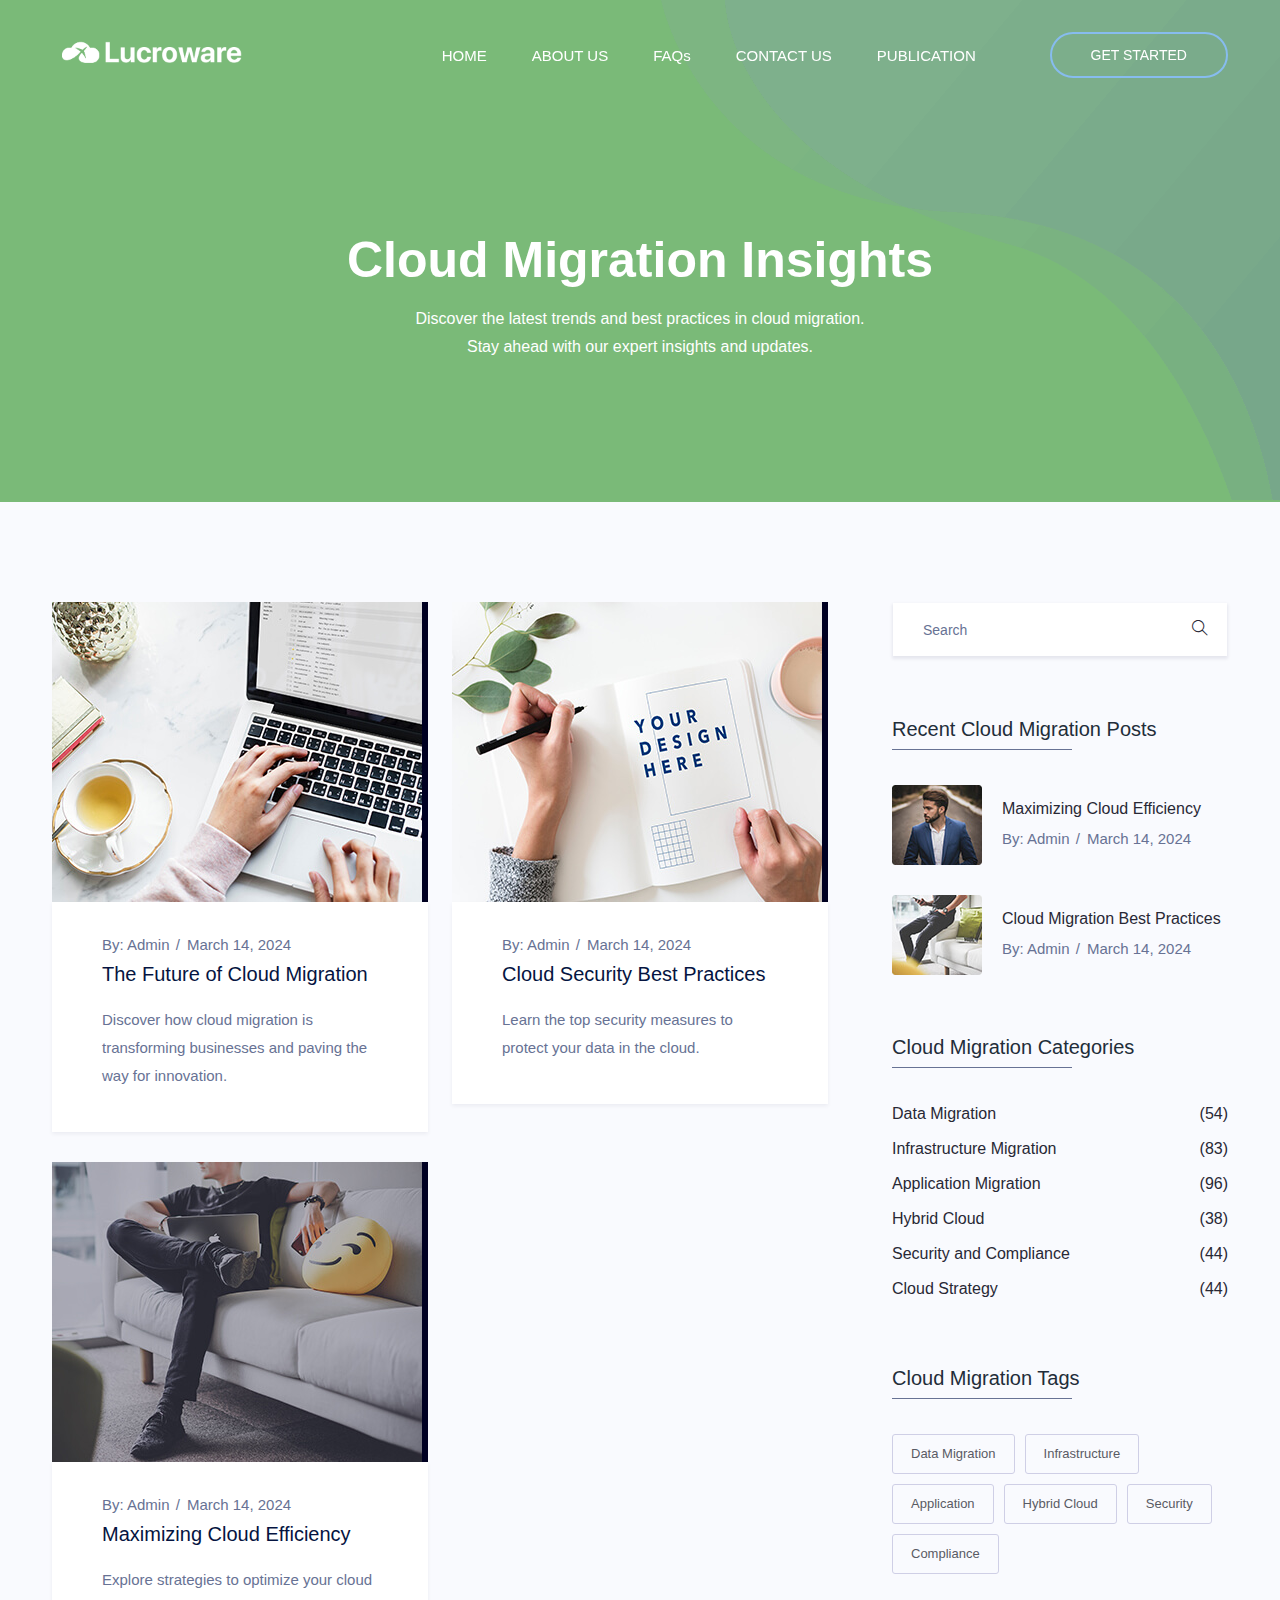
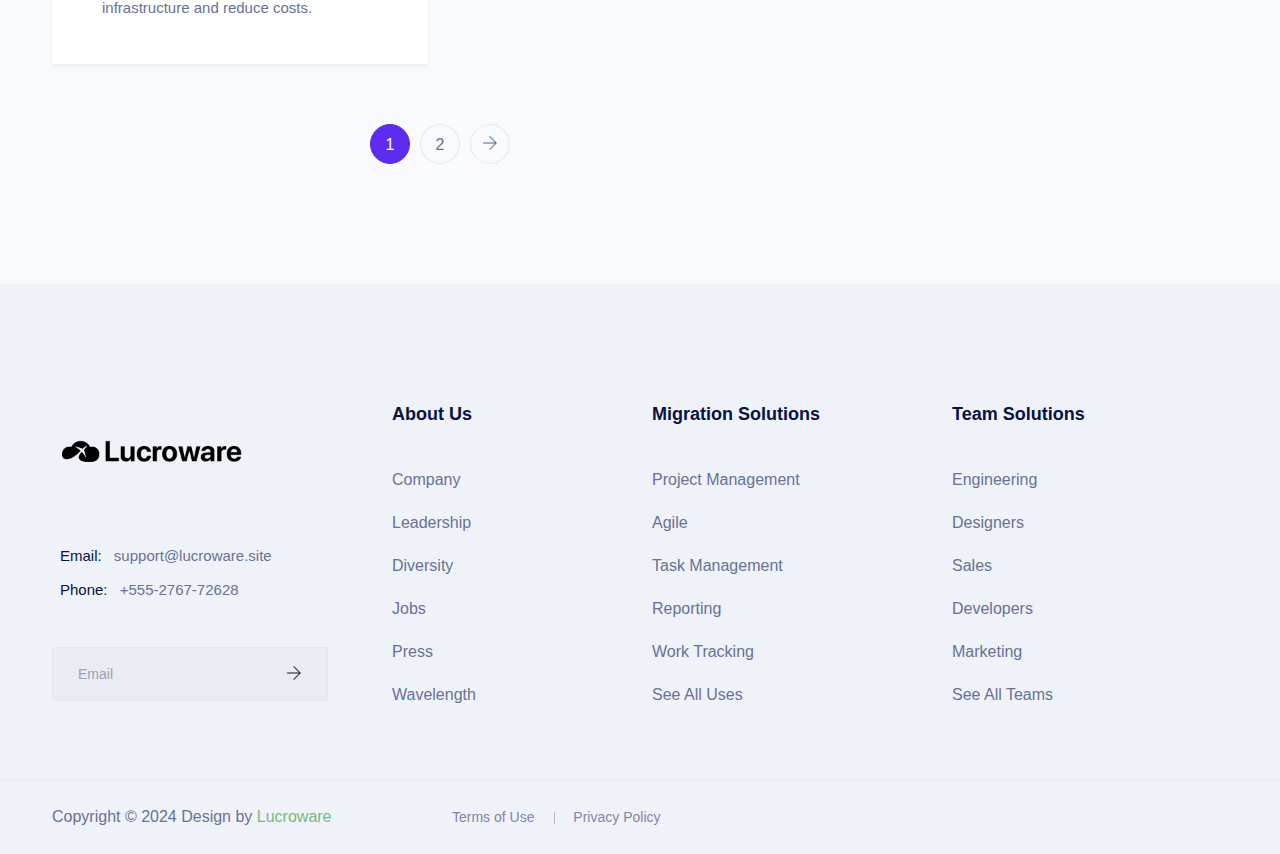
<file: blog.html>
<!doctype html>
<html lang="en">


<!-- Mirrored from html.droitlab.com/saasland/blog-grid.html by HTTrack Website Copier/3.x [XR&CO'2014], Wed, 13 Mar 2024 10:16:13 GMT -->
<head>
    <!-- Required meta tags -->
    <meta charset="utf-8">
    <meta name="viewport" content="width=device-width, initial-scale=1, shrink-to-fit=no">
    <link rel="shortcut icon" href="img-site/favicon.png" type="image/x-icon">
    <title>Lucroware || Cloud Migration</title>
    <!-- Bootstrap CSS -->
    <link rel="stylesheet" href="css/bootstrap.min.css">
    <!--icon font css-->
    <link rel="stylesheet" href="vendors/themify-icon/themify-icons.css">
    <link rel="stylesheet" href="vendors/simple-line-icon/simple-line-icons.css">
    <link rel="stylesheet" href="vendors/font-awesome/css/all.css">
    <link rel="stylesheet" href="vendors/flaticon/flaticon.css">
    <link rel="stylesheet" href="vendors/animation/animate.css">
    <link rel="stylesheet" href="vendors/owl-carousel/assets/owl.carousel.min.css">
    <link rel="stylesheet" href="vendors/animation/animate.css">
    <link rel="stylesheet" href="vendors/magnify-pop/magnific-popup.css">
    <link rel="stylesheet" href="vendors/elagent/style.css">
    <link rel="stylesheet" href="vendors/scroll/jquery.mCustomScrollbar.min.css">
    <link rel="stylesheet" href="css/style.css">
    <link rel="stylesheet" href="css/responsive.css">
</head>


<body>
    <div id="preloader">
        <div id="ctn-preloader" class="ctn-preloader">
            <div class="animation-preloader">
                <div class="spinner"></div>
                <div class="txt-loading">
                    <span data-text-preloader="L" class="letters-loading">
                        L
                    </span>
                    <span data-text-preloader="U" class="letters-loading">
                        U
                    </span>
                    <span data-text-preloader="C" class="letters-loading">
                        C
                    </span>
                    <span data-text-preloader="R" class="letters-loading">
                        R
                    </span>
                    <span data-text-preloader="O" class="letters-loading">
                        O
                    </span>
                    <span data-text-preloader="W" class="letters-loading">
                        W
                    </span>
                    <span data-text-preloader="A" class="letters-loading">
                        A
                    </span>
                    <span data-text-preloader="R" class="letters-loading">
                        R
                    </span>
                    <span data-text-preloader="E" class="letters-loading">
                        E
                    </span>
                </div>
                <p class="text-center">Loading</p>
            </div>
            <div class="loader">
                <div class="row">
                    <div class="col-3 loader-section section-left">
                        <div class="bg"></div>
                    </div>
                    <div class="col-3 loader-section section-left">
                        <div class="bg"></div>
                    </div>
                    <div class="col-3 loader-section section-right">
                        <div class="bg"></div>
                    </div>
                    <div class="col-3 loader-section section-right">
                        <div class="bg"></div>
                    </div>
                </div>
            </div>
        </div>
    </div>
    <div class="body_wrapper">
        <header class="header_area">
            <nav class="navbar navbar-expand-lg menu_one menu_eight">
                <div class="container">
                    <a class="navbar-brand sticky_logo" href="#"><img src="img-site/logoW.png" width="200"
                            alt="logo"><img src="img-site/logoB.png" width="200" alt=""></a>
                    <button class="navbar-toggler collapsed" type="button" data-bs-toggle="collapse"
                        data-bs-target="#navbarSupportedContent" aria-controls="navbarSupportedContent"
                        aria-expanded="false" aria-label="Toggle navigation">
                        <span class="menu_toggle">
                            <span class="hamburger">
                                <span></span>
                                <span></span>
                                <span></span>
                            </span>
                            <span class="hamburger-cross">
                                <span></span>
                                <span></span>
                            </span>
                        </span>
                    </button>

                    <div class="collapse navbar-collapse" id="navbarSupportedContent">
                        <ul class="navbar-nav menu w_menu pl_100 ms-auto me-auto">
                            <li class="nav-item">
                                <a class="nav-link" href="index.html">
                                    HOME
                                </a>
                            </li>
                            <li class="nav-item "><a class="nav-link"
                                    href="about.html">ABOUT US</a>
                            </li>
                            <li class="nav-item">
                                <a class="nav-link " href="faq.html">
                                    FAQs
                                </a>
                            </li>
                            <li class="nav-item">
                                <a class="nav-link " href="contact.html">
                                    CONTACT US
                                </a>
                            </li>
                            <li class="nav-item">
                                <a class="nav-link active" href="blog.html">
                                    PUBLICATION
                                </a>
                            </li>
                        </ul>
                        <a class="security_btn btn_hover" href="contact.html">GET STARTED</a>
                    </div>
                </div>
            </nav>
        </header>


        <section class="breadcrumb_area">
            <img class="breadcrumb_shap" src="img/breadcrumb/banner_bg.png" alt="">
            <div class="container">
                <div class="breadcrumb_content text-center">
                    <h1 class="f_p f_700 f_size_50 w_color l_height50 mb_20">Cloud Migration Insights</h1>
                    <p class="f_400 w_color f_size_16 l_height26">Discover the latest trends and best practices in cloud migration.<br> Stay ahead with our expert insights and updates.</p>
                </div>
            </div>
        </section>
        
        <section class="blog_area sec_pad">
            <div class="container">
                <div class="row">
                    <div class="col-lg-8">
                        <div class="row">
                            <div class="col-lg-6 col-sm-6">
                                <div class="blog_grid_item mb-30">
                                    <div class="blog_img">
                                        <img src="img/blog-grid/blog-grid1.jpg" alt="">
                                    </div>
                                    <div class="blog_content">
                                        <div class="entry_post_info">
                                            By: <a href="#">Admin</a>
                                            <a href="#">March 14, 2024</a>
                                        </div>
                                        <a href="blog-details.html">
                                            <h5 class="f_p f_size_20 f_500 t_color mb_20">The Future of Cloud Migration</h5>
                                        </a>
                                        <p class="f_400 mb-0">Discover how cloud migration is transforming businesses and paving the way for innovation.</p>
                                    </div>
                                </div>
                            </div>
                            <div class="col-lg-6 col-sm-6">
                                <div class="blog_grid_item mb-30">
                                    <div class="blog_img">
                                        <img src="img/blog-grid/blog-grid2.jpg" alt="">
                                    </div>
                                    <div class="blog_content">
                                        <div class="entry_post_info">
                                            By: <a href="#">Admin</a>
                                            <a href="#">March 14, 2024</a>
                                        </div>
                                        <a href="blog-details-2.html">
                                            <h5 class="f_p f_size_20 f_500 t_color mb_20">Cloud Security Best Practices</h5>
                                        </a>
                                        <p class="f_400 mb-0">Learn the top security measures to protect your data in the cloud.</p>
                                    </div>
                                </div>
                            </div>
                            <div class="col-lg-6 col-sm-6">
                                <div class="blog_grid_item mb-30">
                                    <div class="blog_img">
                                        <img src="img/blog-grid/blog-grid3.jpg" alt="">
                                    </div>
                                    <div class="blog_content">
                                        <div class="entry_post_info">
                                            By: <a href="#">Admin</a>
                                            <a href="#">March 14, 2024</a>
                                        </div>
                                        <a href="blog-details-3.html">
                                            <h5 class="f_p f_size_20 f_500 t_color mb_20">Maximizing Cloud Efficiency</h5>
                                        </a>
                                        <p class="f_400 mb-0">Explore strategies to optimize your cloud infrastructure and reduce costs.</p>
                                    </div>
                                </div>
                            </div>
                            <ul class="col-lg-12 list-unstyled page-numbers shop_page_number text-left mt_30">
                                <li><span aria-current="page" class="page-numbers current">1</span></li>
                                <li><a class="page-numbers" href="#">2</a></li>
                                <li><a class="next page-numbers" href="#"><i class="ti-arrow-right"></i></a></li>
                            </ul>
                        </div>
                    </div>
                    
                    <div class="col-lg-4">
                        <div class="blog-sidebar">
                            <div class="widget sidebar_widget widget_search">
                                <form action="#" class="search-form input-group">
                                    <input type="search" class="form-control widget_input" placeholder="Search">
                                    <button type="submit"><i class="ti-search"></i></button>
                                </form>
                            </div>
                            <div class="widget sidebar_widget widget_recent_post mt_60">
                                <div class="widget_title">
                                    <h3 class="f_p f_size_20 t_color3">Recent Cloud Migration Posts</h3>
                                    <div class="border_bottom"></div>
                                </div>
                                <div class="media post_item">
                                    <img src="img/blog-grid/post_1.jpg" alt="">
                                    <div class="media-body">
                                        <a href="#">
                                            <h3 class="f_size_16 f_p f_400">Maximizing Cloud Efficiency</h3>
                                        </a>
                                        <div class="entry_post_info">
                                            By: <a href="#">Admin</a>
                                            <a href="#">March 14, 2024</a>
                                        </div>
                                    </div>
                                </div>
                                <div class="media post_item">
                                    <img src="img/blog-grid/post_2.jpg" alt="">
                                    <div class="media-body">
                                        <a href="#">
                                            <h3 class="f_size_16 f_p f_400">Cloud Migration Best Practices</h3>
                                        </a>
                                        <div class="entry_post_info">
                                            By: <a href="#">Admin</a>
                                            <a href="#">March 14, 2024</a>
                                        </div>
                                    </div>
                                </div>
                            </div>
                            <div class="widget sidebar_widget widget_categorie mt_60">
                                <div class="widget_title">
                                    <h3 class="f_p f_size_20 t_color3">Cloud Migration Categories</h3>
                                    <div class="border_bottom"></div>
                                </div>
                                <ul class="list-unstyled">
                                    <li> <a href="#"><span>Data Migration</span><em>(54)</em></a> </li>
                                    <li> <a href="#"><span>Infrastructure Migration</span><em>(83)</em></a> </li>
                                    <li> <a href="#"><span>Application Migration</span><em>(96)</em></a> </li>
                                    <li> <a href="#"><span>Hybrid Cloud</span><em>(38)</em></a> </li>
                                    <li> <a href="#"><span>Security and Compliance</span><em>(44)</em></a> </li>
                                    <li> <a href="#"><span>Cloud Strategy</span><em>(44)</em></a> </li>
                                </ul>
                            </div>
                            <div class="widget sidebar_widget widget_tag_cloud mt_60">
                                <div class="widget_title">
                                    <h3 class="f_p f_size_20 t_color3">Cloud Migration Tags</h3>
                                    <div class="border_bottom"></div>
                                </div>
                                <div class="post-tags">
                                    <a href="#">Data Migration</a>
                                    <a href="#">Infrastructure</a>
                                    <a href="#">Application</a>
                                    <a href="#">Hybrid Cloud</a>
                                    <a href="#">Security</a>
                                    <a href="#">Compliance</a>
                                </div>
                            </div>
                        </div>
                    </div>
                    

                </div>
            </div>
        </section>

        <footer class="footer_area footer_area_four f_bg">
            <div class="footer_top">
                <div class="container">
                    <div class="row">
                        <div class="col-lg-3 col-md-6">
                            <div class="f_widget company_widget">
                                <a href="index.html" class="f-logo"><img src="img-site/logoB.png" width="200"
                                        alt=""></a>
                                <div class="widget-wrap">
                                    <p class="f_400 f_p f_size_15 mb-0 l_height34"><span>Email:</span> <a
                                            href="mailto:support@lucroware.site" class="f_400">support@lucroware.site</a></p>
                                    <p class="f_400 f_p f_size_15 mb-0 l_height34"><span>Phone:</span> <a
                                            href="tel:+555-2767-72628" class="f_400">+555-2767-72628</a></p>
                                </div>
                                <form action="#" class="f_subscribe mailchimp" method="post">
                                    <input type="text" name="EMAIL" class="form-control memail" placeholder="Email">
                                    <button class="btn btn-submit" type="submit"><i class="ti-arrow-right"></i></button>
                                    <p class="mchimp-errmessage" style="display: none;"></p>
                                    <p class="mchimp-sucmessage" style="display: none;"></p>
                                </form>
                            </div>
                        </div>
                        <div class="col-lg-3 col-md-6">
                            <div class="f_widget about-widget pl_40">
                                <h3 class="f-title f_600 t_color f_size_18 mb_40">About Us</h3>
                                <ul class="list-unstyled f_list">
                                    <li><a href="#">Company</a></li>
                                    <li><a href="#">Leadership</a></li>
                                    <li><a href="#">Diversity</a></li>
                                    <li><a href="#">Jobs</a></li>
                                    <li><a href="#">Press</a></li>
                                    <li><a href="#">Wavelength</a></li>
                                </ul>
                            </div>
                        </div>
                        <div class="col-lg-3 col-md-6">
                            <div class="f_widget about-widget">
                                <h3 class="f-title f_600 t_color f_size_18 mb_40">Migration Solutions</h3>
                                <ul class="list-unstyled f_list">
                                    <li><a href="#">Project Management</a></li>
                                    <li><a href="#">Agile</a></li>
                                    <li><a href="#">Task Management</a></li>
                                    <li><a href="#">Reporting</a></li>
                                    <li><a href="#">Work Tracking</a></li>
                                    <li><a href="#">See All Uses</a></li>
                                </ul>
                            </div>
                        </div>
                        <div class="col-lg-3 col-md-6">
                            <div class="f_widget about-widget">
                                <h3 class="f-title f_600 t_color f_size_18 mb_40">Team Solutions</h3>
                                <ul class="list-unstyled f_list">
                                    <li><a href="#">Engineering</a></li>
                                    <li><a href="#">Designers</a></li>
                                    <li><a href="#">Sales</a></li>
                                    <li><a href="#">Developers</a></li>
                                    <li><a href="#">Marketing</a></li>
                                    <li><a href="#">See All Teams</a></li>
                                </ul>
                            </div>
                        </div>
                    </div>
                </div>
            </div>
            <div class="footer_bottom">
                <div class="container">
                    <div class="row align-items-center">
                        <div class="col-lg-4 col-md-5 col-sm-6">
                            <p class="mb-0 f_400">Copyright © 2024 Design by <a href="#">Lucroware</a></p>
                        </div>
                        <div class="col-lg-4 col-md-4 col-sm-12">
                            <ul class="list-unstyled f_menu text-right">
                                <li><a href="#">Terms of Use</a></li>
                                <li><a href="#">Privacy Policy</a></li>
                            </ul>
                        </div>
                    </div>
                </div>
            </div>
        </footer>
    </div>
    <!-- Optional JavaScript -->
    <!-- jQuery first, then Popper.js, then Bootstrap JS -->
    <script src="js/jquery-3.6.0.min.js"></script>
    <script src="js/popper.min.js"></script>
    <script src="js/bootstrap.min.js"></script>
    <script src="vendors/wow/wow.min.js"></script>
    <script src="vendors/sckroller/jquery.parallax-scroll.js"></script>
    <script src="vendors/owl-carousel/owl.carousel.min.js"></script>
    <script src="vendors/imagesloaded/imagesloaded.pkgd.min.js"></script>
    <script src="vendors/isotope/isotope-min.js"></script>
    <script src="vendors/magnify-pop/jquery.magnific-popup.min.js"></script>
    <script src="vendors/nice-select/jquery.nice-select.min.js"></script>
    <script src="vendors/scroll/jquery.mCustomScrollbar.concat.min.js"></script>
    <script src="js/plugins.js"></script>
    <script src="vendors/slick/slick.js"></script>
    <script src="js/main.js"></script>
</body>


<!-- Mirrored from html.droitlab.com/saasland/blog-grid.html by HTTrack Website Copier/3.x [XR&CO'2014], Wed, 13 Mar 2024 10:16:19 GMT -->
</html>
</file>
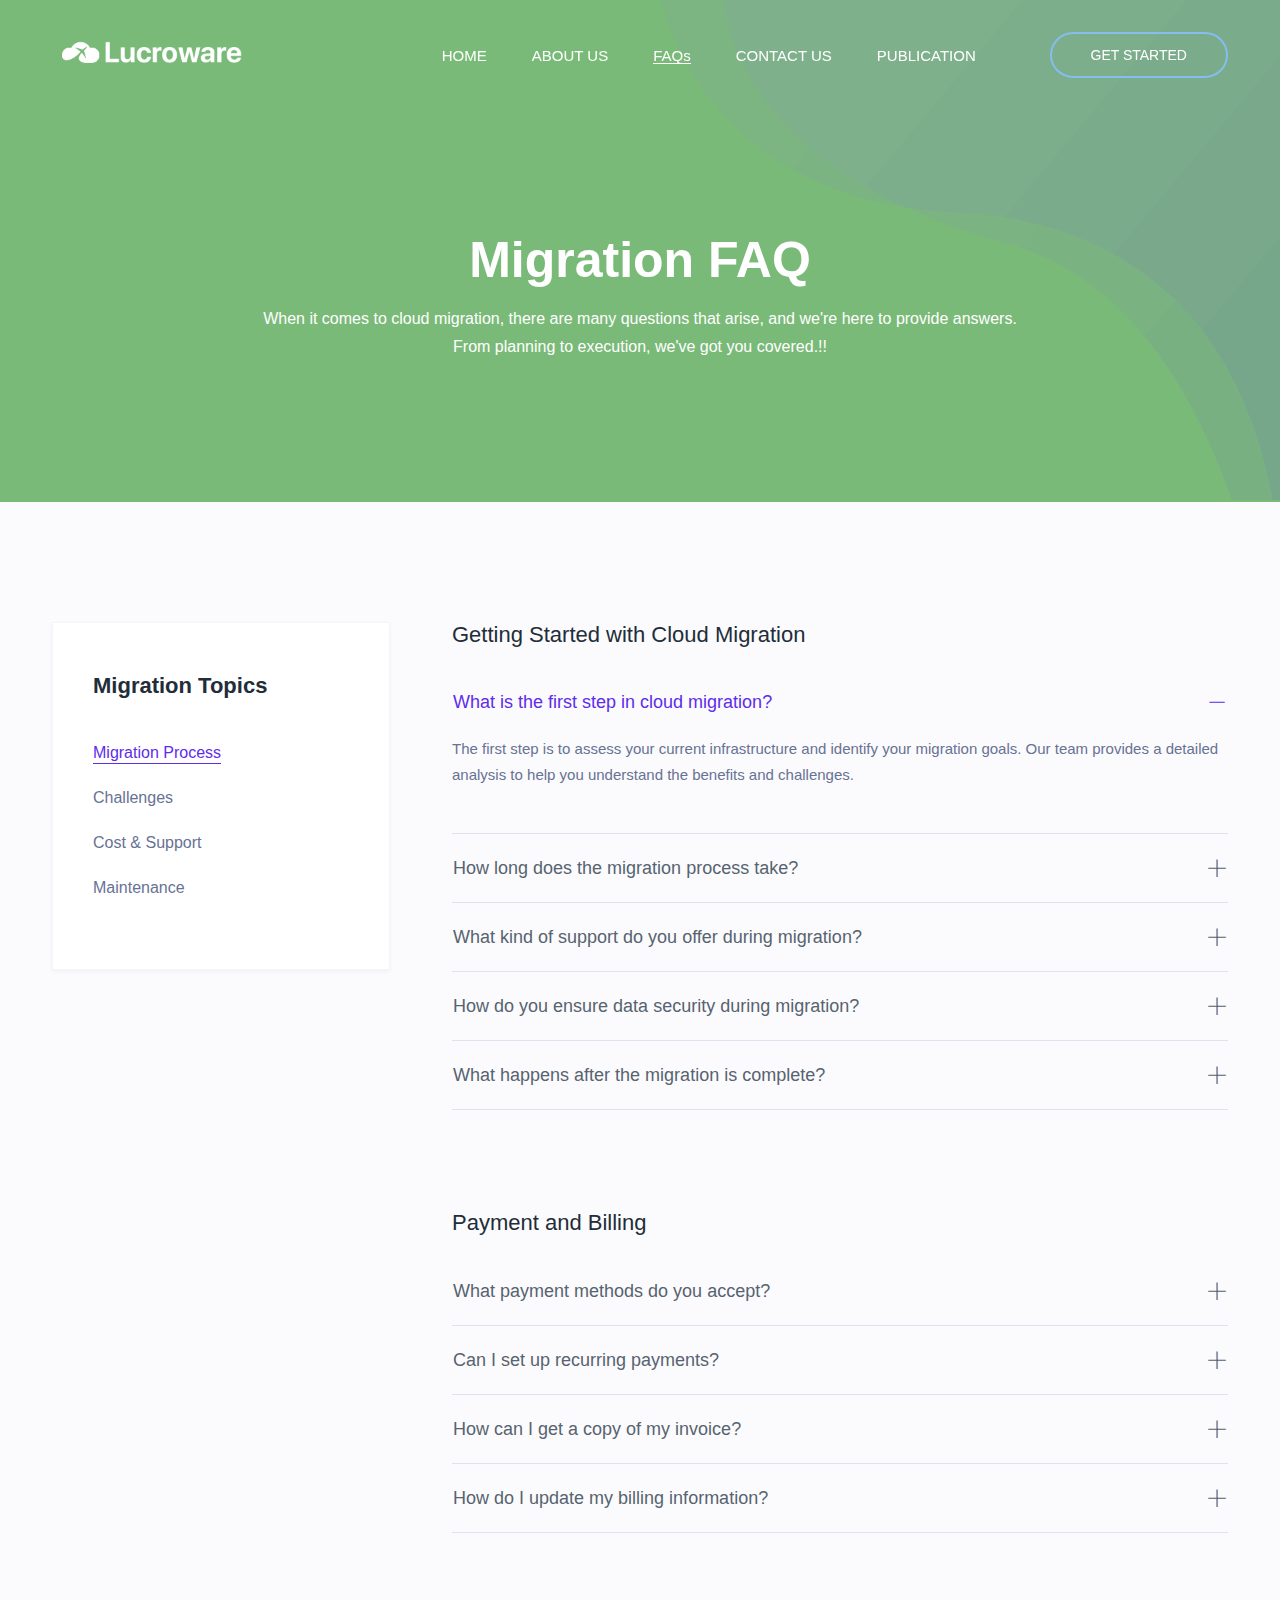
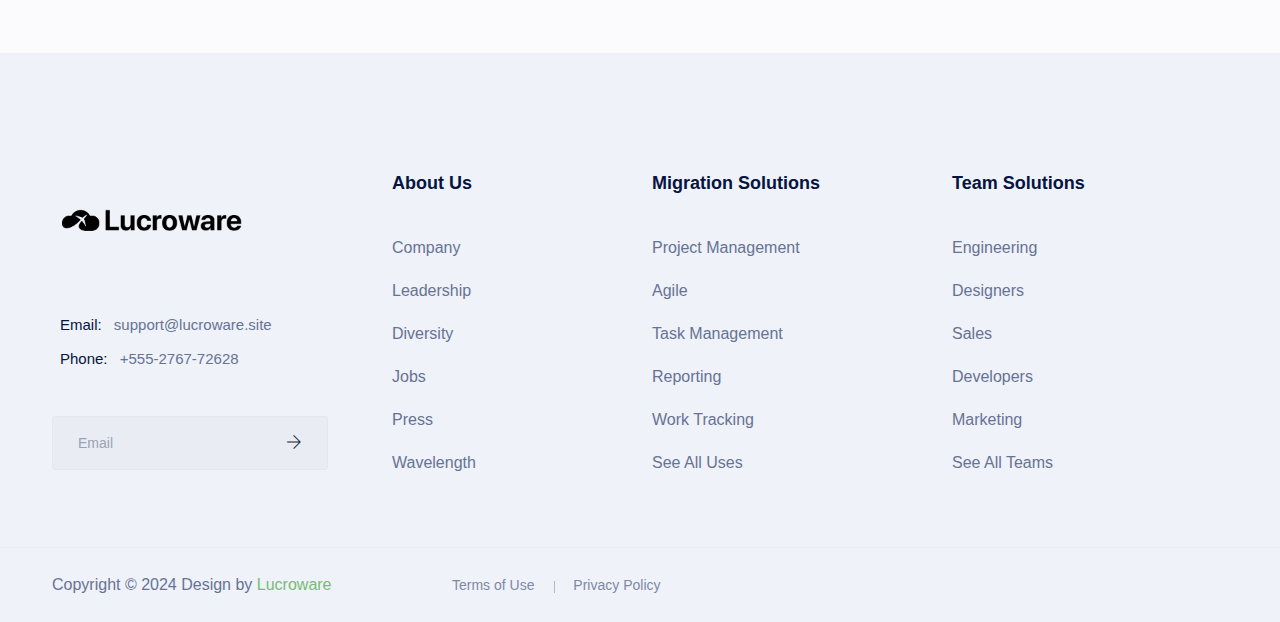
<file: faq.html>
<!doctype html>
<html lang="en">


<!-- Mirrored from html.droitlab.com/saasland/faq.html by HTTrack Website Copier/3.x [XR&CO'2014], Wed, 13 Mar 2024 10:15:09 GMT -->
<head>
    <!-- Required meta tags -->
    <meta charset="utf-8">
    <meta name="viewport" content="width=device-width, initial-scale=1, shrink-to-fit=no">
    <link rel="shortcut icon" href="img-site/favicon.png" type="image/x-icon">
    <title>Lucroware || Cloud Migration</title>
    <!-- Bootstrap CSS -->
    <link rel="stylesheet" href="css/bootstrap.min.css">
    <!--icon font css-->
    <link rel="stylesheet" href="vendors/themify-icon/themify-icons.css">
    <link rel="stylesheet" href="vendors/simple-line-icon/simple-line-icons.css">
    <link rel="stylesheet" href="vendors/font-awesome/css/all.css">
    <link rel="stylesheet" href="vendors/flaticon/flaticon.css">
    <link rel="stylesheet" href="vendors/animation/animate.css">
    <link rel="stylesheet" href="vendors/owl-carousel/assets/owl.carousel.min.css">
    <link rel="stylesheet" href="vendors/animation/animate.css">
    <link rel="stylesheet" href="vendors/magnify-pop/magnific-popup.css">
    <link rel="stylesheet" href="vendors/elagent/style.css">
    <link rel="stylesheet" href="vendors/scroll/jquery.mCustomScrollbar.min.css">
    <link rel="stylesheet" href="css/style.css">
    <link rel="stylesheet" href="css/responsive.css">
</head>

<body>
    <div id="preloader">
        <div id="ctn-preloader" class="ctn-preloader">
            <div class="animation-preloader">
                <div class="spinner"></div>
                <div class="txt-loading">
                    <span data-text-preloader="L" class="letters-loading">
                        L
                    </span>
                    <span data-text-preloader="U" class="letters-loading">
                        U
                    </span>
                    <span data-text-preloader="C" class="letters-loading">
                        C
                    </span>
                    <span data-text-preloader="R" class="letters-loading">
                        R
                    </span>
                    <span data-text-preloader="O" class="letters-loading">
                        O
                    </span>
                    <span data-text-preloader="W" class="letters-loading">
                        W
                    </span>
                    <span data-text-preloader="A" class="letters-loading">
                        A
                    </span>
                    <span data-text-preloader="R" class="letters-loading">
                        R
                    </span>
                    <span data-text-preloader="E" class="letters-loading">
                        E
                    </span>
                </div>
                <p class="text-center">Loading</p>
            </div>
            <div class="loader">
                <div class="row">
                    <div class="col-3 loader-section section-left">
                        <div class="bg"></div>
                    </div>
                    <div class="col-3 loader-section section-left">
                        <div class="bg"></div>
                    </div>
                    <div class="col-3 loader-section section-right">
                        <div class="bg"></div>
                    </div>
                    <div class="col-3 loader-section section-right">
                        <div class="bg"></div>
                    </div>
                </div>
            </div>
        </div>
    </div>
    <div class="body_wrapper">
        <header class="header_area">
            <nav class="navbar navbar-expand-lg menu_one menu_eight">
                <div class="container">
                    <a class="navbar-brand sticky_logo" href="#"><img src="img-site/logoW.png" width="200"
                            alt="logo"><img src="img-site/logoB.png" width="200" alt=""></a>
                    <button class="navbar-toggler collapsed" type="button" data-bs-toggle="collapse"
                        data-bs-target="#navbarSupportedContent" aria-controls="navbarSupportedContent"
                        aria-expanded="false" aria-label="Toggle navigation">
                        <span class="menu_toggle">
                            <span class="hamburger">
                                <span></span>
                                <span></span>
                                <span></span>
                            </span>
                            <span class="hamburger-cross">
                                <span></span>
                                <span></span>
                            </span>
                        </span>
                    </button>

                    <div class="collapse navbar-collapse" id="navbarSupportedContent">
                        <ul class="navbar-nav menu w_menu pl_100 ms-auto me-auto">
                            <li class="nav-item">
                                <a class="nav-link" href="index.html">
                                    HOME
                                </a>
                            </li>
                            <li class="nav-item "><a class="nav-link"
                                    href="about.html">ABOUT US</a>
                            </li>
                            <li class="nav-item active">
                                <a class="nav-link " href="faq.html">
                                    FAQs
                                </a>
                            </li>
                            <li class="nav-item">
                                <a class="nav-link " href="contact.html">
                                    CONTACT US
                                </a>
                            </li>
                            <li class="nav-item">
                                <a class="nav-link " href="blog.html">
                                    PUBLICATION
                                </a>
                            </li>
                        </ul>
                        <a class="security_btn btn_hover" href="contact.html">GET STARTED</a>
                    </div>
                </div>
            </nav>
        </header>

        <section class="breadcrumb_area">
            <img class="breadcrumb_shap" src="img/breadcrumb/banner_bg.png" alt="">
            <div class="container">
                <div class="breadcrumb_content text-center">
                    <h1 class="f_p f_700 f_size_50 w_color l_height50 mb_20">Migration FAQ</h1>
                    <p class="f_400 w_color f_size_16 l_height26">When it comes to cloud migration, there are many questions that arise, and we're here to provide answers. <br> From planning to execution, we've got you covered.!!</p>
                </div>
            </div>
        </section>

        <section class="faq_area bg_color sec_pad">
            <div class="container">
                <div class="row">
                    <div class="col-lg-4 pr_50">
                        <div class="faq_tab">
                            <h4 class="f_p t_color3 f_600 f_size_22 mb_40">Migration Topics</h4>
                            <ul class="nav nav-tabs" id="myTab" role="tablist">
                                <li class="nav-item">
                                    <div class="nav-link active" id="purchas-tab" data-bs-toggle="tab"
                                        data-bs-target="#purchas-tab-pane" role="tab" aria-controls="purchas-tab"
                                        aria-selected="true">Migration Process</div>
                                </li>
                                <li class="nav-item">
                                    <div class="nav-link" id="returns-tab" data-bs-toggle="tab"
                                        data-bs-target="#returns-tab-pane" role="tab" aria-controls="returns-tab"
                                        aria-selected="false">Challenges</div>
                                </li>
                                <li class="nav-item">
                                    <div class="nav-link" id="price-tab" data-bs-toggle="tab"
                                        data-bs-target="#price-tab-pane" role="tab" aria-controls="price-tab"
                                        aria-selected="false">Cost & Support</div>
                                </li>
                                <li class="nav-item">
                                    <div class="nav-link" id="care-tab" data-bs-toggle="tab"
                                        data-bs-target="#care-tab-pane" role="tab" aria-controls="care-tab"
                                        aria-selected="false">Maintenance</div>
                                </li>
                            </ul>
                        </div>
                    </div>
                    
                    <div class="col-lg-8">
                        <div class="tab-content faq_content" id="myTabContent">
                            <div class="tab-pane fade show active" id="purchas-tab-pane" role="tabpanel" aria-labelledby="purchas-tab">
                                <h3 class="f_p f_size_22 f_500 t_color3 mb_20">Getting Started with Cloud Migration</h3>
                                <div id="accordion">
                                    <div class="card">
                                        <div class="card-header" id="headingOne">
                                            <h5 class="mb-0">
                                                <button class="btn btn-link" data-bs-toggle="collapse" data-bs-target="#collapseOne" aria-expanded="true" aria-controls="collapseOne">
                                                    What is the first step in cloud migration?<i class="ti-plus"></i><i class="ti-minus"></i>
                                                </button>
                                            </h5>
                                        </div>
                            
                                        <div id="collapseOne" class="collapse show" aria-labelledby="headingOne" data-bs-parent="#accordion">
                                            <div class="card-body">
                                                The first step is to assess your current infrastructure and identify your migration goals. Our team provides a detailed analysis to help you understand the benefits and challenges.
                                            </div>
                                        </div>
                                    </div>
                                    <div class="card">
                                        <div class="card-header" id="headingTwo">
                                            <h5 class="mb-0">
                                                <button class="btn btn-link collapsed" data-bs-toggle="collapse" data-bs-target="#collapseTwo" aria-expanded="false" aria-controls="collapseTwo">
                                                    How long does the migration process take?<i class="ti-plus"></i><i class="ti-minus"></i>
                                                </button>
                                            </h5>
                                        </div>
                                        <div id="collapseTwo" class="collapse" aria-labelledby="headingTwo" data-bs-parent="#accordion">
                                            <div class="card-body">
                                                The duration of the migration process varies depending on the size and complexity of your infrastructure. Typically, it can take from a few weeks to several months.
                                            </div>
                                        </div>
                                    </div>
                                    <div class="card">
                                        <div class="card-header" id="headingThree">
                                            <h5 class="mb-0">
                                                <button class="btn btn-link collapsed" data-bs-toggle="collapse" data-bs-target="#collapseThree" aria-expanded="false" aria-controls="collapseThree">
                                                    What kind of support do you offer during migration?<i class="ti-plus"></i><i class="ti-minus"></i>
                                                </button>
                                            </h5>
                                        </div>
                                        <div id="collapseThree" class="collapse" aria-labelledby="headingThree" data-bs-parent="#accordion">
                                            <div class="card-body">
                                                We provide end-to-end support including planning, execution, and post-migration monitoring to ensure a seamless transition with minimal disruption to your operations.
                                            </div>
                                        </div>
                                    </div>
                                    <div class="card">
                                        <div class="card-header" id="headingfour">
                                            <h5 class="mb-0">
                                                <button class="btn btn-link collapsed" data-bs-toggle="collapse" data-bs-target="#collapsefour" aria-expanded="false" aria-controls="collapsefour">
                                                    How do you ensure data security during migration?<i class="ti-plus"></i><i class="ti-minus"></i>
                                                </button>
                                            </h5>
                                        </div>
                                        <div id="collapsefour" class="collapse" aria-labelledby="headingfour" data-bs-parent="#accordion">
                                            <div class="card-body">
                                                Data security is our top priority. We use advanced encryption methods and comply with industry standards to protect your data throughout the migration process.
                                            </div>
                                        </div>
                                    </div>
                                    <div class="card">
                                        <div class="card-header" id="headingfive">
                                            <h5 class="mb-0">
                                                <button class="btn btn-link collapsed" data-bs-toggle="collapse" data-bs-target="#collapsefive" aria-expanded="false" aria-controls="collapsefive">
                                                    What happens after the migration is complete?<i class="ti-plus"></i><i class="ti-minus"></i>
                                                </button>
                                            </h5>
                                        </div>
                                        <div id="collapsefive" class="collapse" aria-labelledby="headingfive" data-bs-parent="#accordion">
                                            <div class="card-body">
                                                After migration, we provide continuous support to optimize your cloud environment, address any issues, and ensure that you are leveraging the full potential of cloud services.
                                            </div>
                                        </div>
                                    </div>
                                </div>
                                <h3 class="f_p f_size_22 f_500 t_color3 mb_20 mt_100">Payment and Billing</h3>
                                <div id="accordion2">
                                    <div class="card">
                                        <div class="card-header" id="headingsix">
                                            <h5 class="mb-0">
                                                <button class="btn btn-link collapsed" data-bs-toggle="collapse" data-bs-target="#collapsesix" aria-expanded="false" aria-controls="collapsesix">
                                                    What payment methods do you accept?<i class="ti-plus"></i><i class="ti-minus"></i>
                                                </button>
                                            </h5>
                                        </div>
                                        <div id="collapsesix" class="collapse" aria-labelledby="headingsix" data-bs-parent="#accordion2">
                                            <div class="card-body">
                                                We accept a variety of payment methods including credit cards, bank transfers, and online payment systems. Contact our billing department for more details.
                                            </div>
                                        </div>
                                    </div>
                                    <div class="card">
                                        <div class="card-header" id="headingseven">
                                            <h5 class="mb-0">
                                                <button class="btn btn-link collapsed" data-bs-toggle="collapse" data-bs-target="#collapseseven" aria-expanded="false" aria-controls="collapseseven">
                                                    Can I set up recurring payments?<i class="ti-plus"></i><i class="ti-minus"></i>
                                                </button>
                                            </h5>
                                        </div>
                                        <div id="collapseseven" class="collapse" aria-labelledby="headingseven" data-bs-parent="#accordion2">
                                            <div class="card-body">
                                                Yes, we offer recurring payment options to simplify your billing process. You can set up and manage your recurring payments through our billing portal.
                                            </div>
                                        </div>
                                    </div>
                                    <div class="card">
                                        <div class="card-header" id="headingeight">
                                            <h5 class="mb-0">
                                                <button class="btn btn-link collapsed" data-bs-toggle="collapse" data-bs-target="#collapseeight" aria-expanded="false" aria-controls="collapseeight">
                                                    How can I get a copy of my invoice?<i class="ti-plus"></i><i class="ti-minus"></i>
                                                </button>
                                            </h5>
                                        </div>
                                        <div id="collapseeight" class="collapse" aria-labelledby="headingeight" data-bs-parent="#accordion2">
                                            <div class="card-body">
                                                Invoices are sent to your registered email address. You can also download them from our billing portal at any time.
                                            </div>
                                        </div>
                                    </div>
                                    <div class="card">
                                        <div class="card-header" id="headingnine">
                                            <h5 class="mb-0">
                                                <button class="btn btn-link collapsed" data-bs-toggle="collapse" data-bs-target="#collapsenine" aria-expanded="false" aria-controls="collapsenine">
                                                    How do I update my billing information?<i class="ti-plus"></i><i class="ti-minus"></i>
                                                </button>
                                            </h5>
                                        </div>
                                        <div id="collapsenine" class="collapse" aria-labelledby="headingnine" data-bs-parent="#accordion2">
                                            <div class="card-body">
                                                You can update your billing information through our billing portal or by contacting our billing department directly for assistance.
                                            </div>
                                        </div>
                                    </div>
                                </div>
                            </div>
                            
                            <div class="tab-pane fade" id="returns-tab-pane" role="tabpanel" aria-labelledby="returns-tab">
                                <h3 class="f_p f_size_22 f_500 t_color3 mb_20">How to Get Started</h3>
                                <div id="accordion3">
                                    <div class="card">
                                        <div class="card-header" id="heading10">
                                            <h5 class="mb-0">
                                                <button class="btn btn-link" data-bs-toggle="collapse" data-bs-target="#collapse10" aria-expanded="true" aria-controls="collapse10">
                                                    What is the first step in cloud migration?<i class="ti-plus"></i><i class="ti-minus"></i>
                                                </button>
                                            </h5>
                                        </div>

                                        <div id="collapse10" class="collapse show" aria-labelledby="heading10" data-bs-parent="#accordion3">
                                            <div class="card-body">
                                                The first step is to assess your current infrastructure and identify your migration goals. We provide a detailed analysis to help you understand the benefits and challenges.
                                            </div>
                                        </div>
                                    </div>
                                    <div class="card">
                                        <div class="card-header" id="heading11">
                                            <h5 class="mb-0">
                                                <button class="btn btn-link collapsed" data-bs-toggle="collapse" data-bs-target="#collapse11" aria-expanded="false" aria-controls="collapse11">
                                                    How long does the migration process take?<i class="ti-plus"></i><i class="ti-minus"></i>
                                                </button>
                                            </h5>
                                        </div>
                                        <div id="collapse11" class="collapse" aria-labelledby="heading11" data-bs-parent="#accordion3">
                                            <div class="card-body">
                                                The duration of the migration process varies depending on the size and complexity of your infrastructure. Typically, it can take from a few weeks to several months.
                                            </div>
                                        </div>
                                    </div>
                                    <div class="card">
                                        <div class="card-header" id="heading12">
                                            <h5 class="mb-0">
                                                <button class="btn btn-link collapsed" data-bs-toggle="collapse" data-bs-target="#collapse12" aria-expanded="false" aria-controls="collapse12">
                                                    What kind of support do you offer during migration?<i class="ti-plus"></i><i class="ti-minus"></i>
                                                </button>
                                            </h5>
                                        </div>
                                        <div id="collapse12" class="collapse" aria-labelledby="heading12" data-bs-parent="#accordion3">
                                            <div class="card-body">
                                                We provide end-to-end support including planning, execution, and post-migration monitoring to ensure a seamless transition with minimal disruption to your operations.
                                            </div>
                                        </div>
                                    </div>
                                    <div class="card">
                                        <div class="card-header" id="heading13">
                                            <h5 class="mb-0">
                                                <button class="btn btn-link collapsed" data-bs-toggle="collapse" data-bs-target="#collapse13" aria-expanded="false" aria-controls="collapse13">
                                                    How do you ensure data security during migration?<i class="ti-plus"></i><i class="ti-minus"></i>
                                                </button>
                                            </h5>
                                        </div>
                                        <div id="collapse13" class="collapse" aria-labelledby="heading13" data-bs-parent="#accordion3">
                                            <div class="card-body">
                                                Data security is our top priority. We use advanced encryption methods and comply with industry standards to protect your data throughout the migration process.
                                            </div>
                                        </div>
                                    </div>
                                    <div class="card">
                                        <div class="card-header" id="heading14">
                                            <h5 class="mb-0">
                                                <button class="btn btn-link collapsed" data-bs-toggle="collapse" data-bs-target="#collapse14" aria-expanded="false" aria-controls="collapse14">
                                                    What happens after the migration is complete?<i class="ti-plus"></i><i class="ti-minus"></i>
                                                </button>
                                            </h5>
                                        </div>
                                        <div id="collapse14" class="collapse" aria-labelledby="heading14" data-bs-parent="#accordion3">
                                            <div class="card-body">
                                                After migration, we provide continuous support to optimize your cloud environment, address any issues, and ensure that you are leveraging the full potential of cloud services.
                                            </div>
                                        </div>
                                    </div>
                                </div>
                            </div>

                            <div class="tab-pane fade" id="price-tab-pane" role="tabpanel" aria-labelledby="price-tab">
                                <h3 class="f_p f_size_22 f_500 t_color3 mb_20">Our Services</h3>
                                <div id="accordion4">
                                    <div class="card">
                                        <div class="card-header" id="heading15">
                                            <h5 class="mb-0">
                                                <button class="btn btn-link" data-bs-toggle="collapse" data-bs-target="#collapse15" aria-expanded="true" aria-controls="collapse15">
                                                    What services do you offer for cloud migration?<i class="ti-plus"></i><i class="ti-minus"></i>
                                                </button>
                                            </h5>
                                        </div>
                            
                                        <div id="collapse15" class="collapse show" aria-labelledby="heading15" data-bs-parent="#accordion4">
                                            <div class="card-body">
                                                We offer comprehensive cloud migration services including assessment, planning, execution, and post-migration support to ensure a smooth transition to the cloud.
                                            </div>
                                        </div>
                                    </div>
                                    <div class="card">
                                        <div class="card-header" id="heading16">
                                            <h5 class="mb-0">
                                                <button class="btn btn-link collapsed" data-bs-toggle="collapse" data-bs-target="#collapse16" aria-expanded="false" aria-controls="collapse16">
                                                    How does the assessment phase work?<i class="ti-plus"></i><i class="ti-minus"></i>
                                                </button>
                                            </h5>
                                        </div>
                                        <div id="collapse16" class="collapse" aria-labelledby="heading16" data-bs-parent="#accordion4">
                                            <div class="card-body">
                                                During the assessment phase, we evaluate your current infrastructure, identify potential challenges, and develop a customized migration plan tailored to your business needs.
                                            </div>
                                        </div>
                                    </div>
                                    <div class="card">
                                        <div class="card-header" id="heading17">
                                            <h5 class="mb-0">
                                                <button class="btn btn-link collapsed" data-bs-toggle="collapse" data-bs-target="#collapse17" aria-expanded="false" aria-controls="collapse17">
                                                    What is included in the migration plan?<i class="ti-plus"></i><i class="ti-minus"></i>
                                                </button>
                                            </h5>
                                        </div>
                                        <div id="collapse17" class="collapse" aria-labelledby="heading17" data-bs-parent="#accordion4">
                                            <div class="card-body">
                                                Our migration plan includes a detailed timeline, resource allocation, risk management strategies, and contingency plans to ensure a successful migration.
                                            </div>
                                        </div>
                                    </div>
                                    <div class="card">
                                        <div class="card-header" id="heading18">
                                            <h5 class="mb-0">
                                                <button class="btn btn-link collapsed" data-bs-toggle="collapse" data-bs-target="#collapse18" aria-expanded="false" aria-controls="collapse18">
                                                    How do you handle data security during migration?<i class="ti-plus"></i><i class="ti-minus"></i>
                                                </button>
                                            </h5>
                                        </div>
                                        <div id="collapse18" class="collapse" aria-labelledby="heading18" data-bs-parent="#accordion4">
                                            <div class="card-body">
                                                We employ industry-standard encryption and security protocols to protect your data during the migration process, ensuring it remains secure and confidential.
                                            </div>
                                        </div>
                                    </div>
                                    <div class="card">
                                        <div class="card-header" id="heading19">
                                            <h5 class="mb-0">
                                                <button class="btn btn-link collapsed" data-bs-toggle="collapse" data-bs-target="#collapse19" aria-expanded="false" aria-controls="collapse19">
                                                    What support is available post-migration?<i class="ti-plus"></i><i class="ti-minus"></i>
                                                </button>
                                            </h5>
                                        </div>
                                        <div id="collapse19" class="collapse" aria-labelledby="heading19" data-bs-parent="#accordion4">
                                            <div class="card-body">
                                                We provide ongoing support post-migration, including monitoring, optimization, and troubleshooting to ensure your cloud environment operates smoothly and efficiently.
                                            </div>
                                        </div>
                                    </div>
                                </div>
                                <h3 class="f_p f_size_22 f_500 t_color3 mb_20 mt_100">Payment Options</h3>
                                <div id="accordion5">
                                    <div class="card">
                                        <div class="card-header" id="heading20">
                                            <h5 class="mb-0">
                                                <button class="btn btn-link collapsed" data-bs-toggle="collapse" data-bs-target="#collapse20" aria-expanded="false" aria-controls="collapse20">
                                                    What payment methods do you accept?<i class="ti-plus"></i><i class="ti-minus"></i>
                                                </button>
                                            </h5>
                                        </div>
                                        <div id="collapse20" class="collapse" aria-labelledby="heading20" data-bs-parent="#accordion5">
                                            <div class="card-body">
                                                We accept various payment methods including credit cards, bank transfers, and online payment systems. Please contact our support team for more details.
                                            </div>
                                        </div>
                                    </div>
                                    <div class="card">
                                        <div class="card-header" id="heading21">
                                            <h5 class="mb-0">
                                                <button class="btn btn-link collapsed" data-bs-toggle="collapse" data-bs-target="#collapse21" aria-expanded="false" aria-controls="collapse21">
                                                    Do you offer payment plans?<i class="ti-plus"></i><i class="ti-minus"></i>
                                                </button>
                                            </h5>
                                        </div>
                                        <div id="collapse21" class="collapse" aria-labelledby="heading21" data-bs-parent="#accordion5">
                                            <div class="card-body">
                                                Yes, we offer flexible payment plans to accommodate your budget and financial planning. Contact our sales team to discuss available options.
                                            </div>
                                        </div>
                                    </div>
                                    <div class="card">
                                        <div class="card-header" id="heading22">
                                            <h5 class="mb-0">
                                                <button class="btn btn-link collapsed" data-bs-toggle="collapse" data-bs-target="#collapse22" aria-expanded="false" aria-controls="collapse22">
                                                    Are there any additional fees?<i class="ti-plus"></i><i class="ti-minus"></i>
                                                </button>
                                            </h5>
                                        </div>
                                        <div id="collapse22" class="collapse" aria-labelledby="heading22" data-bs-parent="#accordion5">
                                            <div class="card-body">
                                                We strive to be transparent with our pricing. Any additional fees will be clearly communicated during the initial consultation and included in your service agreement.
                                            </div>
                                        </div>
                                    </div>
                                    <div class="card">
                                        <div class="card-header" id="heading23">
                                            <h5 class="mb-0">
                                                <button class="btn btn-link collapsed" data-bs-toggle="collapse" data-bs-target="#collapse23" aria-expanded="false" aria-controls="collapse23">
                                                    What is your refund policy?<i class="ti-plus"></i><i class="ti-minus"></i>
                                                </button>
                                            </h5>
                                        </div>
                                        <div id="collapse23" class="collapse" aria-labelledby="heading23" data-bs-parent="#accordion5">
                                            <div class="card-body">
                                                We offer a satisfaction guarantee and will work with you to resolve any issues. Our refund policy is detailed in our service agreement, providing peace of mind for your investment.
                                            </div>
                                        </div>
                                    </div>
                                </div>
                            </div>
                            
                            <div class="tab-pane fade" id="care-tab-pane" role="tabpanel" aria-labelledby="care-tab">
                                <h3 class="f_p f_size_22 f_500 t_color3 mb_20">How to Get Started</h3>
                                <div id="accordion6">
                                    <div class="card">
                                        <div class="card-header" id="heading24">
                                            <h5 class="mb-0">
                                                <button class="btn btn-link" data-bs-toggle="collapse" data-bs-target="#collapse24" aria-expanded="true" aria-controls="collapse24">
                                                    What is the process for cloud migration?<i class="ti-plus"></i><i class="ti-minus"></i>
                                                </button>
                                            </h5>
                                        </div>
                            
                                        <div id="collapse24" class="collapse show" aria-labelledby="heading24" data-bs-parent="#accordion6">
                                            <div class="card-body">
                                                Our cloud migration process is straightforward and efficient. We start with an assessment of your current infrastructure, followed by a detailed migration plan. Our team ensures a seamless transition with minimal downtime and disruption.
                                            </div>
                                        </div>
                                    </div>
                                    <div class="card">
                                        <div class="card-header" id="heading25">
                                            <h5 class="mb-0">
                                                <button class="btn btn-link collapsed" data-bs-toggle="collapse" data-bs-target="#collapse25" aria-expanded="false" aria-controls="collapse25">
                                                    How can I ensure data security during migration?<i class="ti-plus"></i><i class="ti-minus"></i>
                                                </button>
                                            </h5>
                                        </div>
                                        <div id="collapse25" class="collapse" aria-labelledby="heading25" data-bs-parent="#accordion6">
                                            <div class="card-body">
                                                We prioritize data security throughout the migration process. Our team uses advanced encryption and follows best practices to protect your data from any unauthorized access.
                                            </div>
                                        </div>
                                    </div>
                                    <div class="card">
                                        <div class="card-header" id="heading26">
                                            <h5 class="mb-0">
                                                <button class="btn btn-link collapsed" data-bs-toggle="collapse" data-bs-target="#collapse26" aria-expanded="false" aria-controls="collapse26">
                                                    What support do you offer post-migration?<i class="ti-plus"></i><i class="ti-minus"></i>
                                                </button>
                                            </h5>
                                        </div>
                                        <div id="collapse26" class="collapse" aria-labelledby="heading26" data-bs-parent="#accordion6">
                                            <div class="card-body">
                                                Post-migration, we offer comprehensive support to ensure your systems run smoothly on the cloud. Our team is available 24/7 to assist with any issues and provide continuous optimization.
                                            </div>
                                        </div>
                                    </div>
                                    <div class="card">
                                        <div class="card-header" id="heading27">
                                            <h5 class="mb-0">
                                                <button class="btn btn-link collapsed" data-bs-toggle="collapse" data-bs-target="#collapse27" aria-expanded="false" aria-controls="collapse27">
                                                    What are the costs involved in cloud migration?<i class="ti-plus"></i><i class="ti-minus"></i>
                                                </button>
                                            </h5>
                                        </div>
                                        <div id="collapse27" class="collapse" aria-labelledby="heading27" data-bs-parent="#accordion6">
                                            <div class="card-body">
                                                The cost of cloud migration varies based on the complexity and scale of your infrastructure. We provide a detailed cost estimate during the initial assessment phase to ensure transparency.
                                            </div>
                                        </div>
                                    </div>
                                    <div class="card">
                                        <div class="card-header" id="heading28">
                                            <h5 class="mb-0">
                                                <button class="btn btn-link collapsed" data-bs-toggle="collapse" data-bs-target="#collapse28" aria-expanded="false" aria-controls="collapse28">
                                                    How long does the migration process take?<i class="ti-plus"></i><i class="ti-minus"></i>
                                                </button>
                                            </h5>
                                        </div>
                                        <div id="collapse28" class="collapse" aria-labelledby="heading28" data-bs-parent="#accordion6">
                                            <div class="card-body">
                                                The duration of the migration process depends on the size and complexity of your existing systems. Typically, our migration projects range from a few weeks to a few months, ensuring thorough testing and validation at each stage.
                                            </div>
                                        </div>
                                    </div>
                                </div>
                            </div>
                            
                        </div>
                    </div>
                </div>
            </div>
        </section>

        <footer class="footer_area footer_area_four f_bg">
            <div class="footer_top">
                <div class="container">
                    <div class="row">
                        <div class="col-lg-3 col-md-6">
                            <div class="f_widget company_widget">
                                <a href="index.html" class="f-logo"><img src="img-site/logoB.png" width="200"
                                        alt=""></a>
                                <div class="widget-wrap">
                                    <p class="f_400 f_p f_size_15 mb-0 l_height34"><span>Email:</span> <a
                                            href="mailto:support@lucroware.site" class="f_400">support@lucroware.site</a></p>
                                    <p class="f_400 f_p f_size_15 mb-0 l_height34"><span>Phone:</span> <a
                                            href="tel:+555-2767-72628" class="f_400">+555-2767-72628</a></p>
                                </div>
                                <form action="#" class="f_subscribe mailchimp" method="post">
                                    <input type="text" name="EMAIL" class="form-control memail" placeholder="Email">
                                    <button class="btn btn-submit" type="submit"><i class="ti-arrow-right"></i></button>
                                    <p class="mchimp-errmessage" style="display: none;"></p>
                                    <p class="mchimp-sucmessage" style="display: none;"></p>
                                </form>
                            </div>
                        </div>
                        <div class="col-lg-3 col-md-6">
                            <div class="f_widget about-widget pl_40">
                                <h3 class="f-title f_600 t_color f_size_18 mb_40">About Us</h3>
                                <ul class="list-unstyled f_list">
                                    <li><a href="#">Company</a></li>
                                    <li><a href="#">Leadership</a></li>
                                    <li><a href="#">Diversity</a></li>
                                    <li><a href="#">Jobs</a></li>
                                    <li><a href="#">Press</a></li>
                                    <li><a href="#">Wavelength</a></li>
                                </ul>
                            </div>
                        </div>
                        <div class="col-lg-3 col-md-6">
                            <div class="f_widget about-widget">
                                <h3 class="f-title f_600 t_color f_size_18 mb_40">Migration Solutions</h3>
                                <ul class="list-unstyled f_list">
                                    <li><a href="#">Project Management</a></li>
                                    <li><a href="#">Agile</a></li>
                                    <li><a href="#">Task Management</a></li>
                                    <li><a href="#">Reporting</a></li>
                                    <li><a href="#">Work Tracking</a></li>
                                    <li><a href="#">See All Uses</a></li>
                                </ul>
                            </div>
                        </div>
                        <div class="col-lg-3 col-md-6">
                            <div class="f_widget about-widget">
                                <h3 class="f-title f_600 t_color f_size_18 mb_40">Team Solutions</h3>
                                <ul class="list-unstyled f_list">
                                    <li><a href="#">Engineering</a></li>
                                    <li><a href="#">Designers</a></li>
                                    <li><a href="#">Sales</a></li>
                                    <li><a href="#">Developers</a></li>
                                    <li><a href="#">Marketing</a></li>
                                    <li><a href="#">See All Teams</a></li>
                                </ul>
                            </div>
                        </div>
                    </div>
                </div>
            </div>
            <div class="footer_bottom">
                <div class="container">
                    <div class="row align-items-center">
                        <div class="col-lg-4 col-md-5 col-sm-6">
                            <p class="mb-0 f_400">Copyright © 2024 Design by <a href="#">Lucroware</a></p>
                        </div>
                        <div class="col-lg-4 col-md-4 col-sm-12">
                            <ul class="list-unstyled f_menu text-right">
                                <li><a href="#">Terms of Use</a></li>
                                <li><a href="#">Privacy Policy</a></li>
                            </ul>
                        </div>
                    </div>
                </div>
            </div>
        </footer>
    </div>
    <!-- Optional JavaScript -->
    <!-- jQuery first, then Popper.js, then Bootstrap JS -->
    <script src="js/jquery-3.6.0.min.js"></script>
    <script src="js/popper.min.js"></script>
    <script src="js/bootstrap.min.js"></script>
    <script src="vendors/wow/wow.min.js"></script>
    <script src="vendors/sckroller/jquery.parallax-scroll.js"></script>
    <script src="vendors/owl-carousel/owl.carousel.min.js"></script>
    <script src="vendors/imagesloaded/imagesloaded.pkgd.min.js"></script>
    <script src="vendors/isotope/isotope-min.js"></script>
    <script src="vendors/magnify-pop/jquery.magnific-popup.min.js"></script>
    <script src="vendors/scroll/jquery.mCustomScrollbar.concat.min.js"></script>
    <script src="js/plugins.js"></script>
    <script src="js/main.js"></script>
</body>


<!-- Mirrored from html.droitlab.com/saasland/faq.html by HTTrack Website Copier/3.x [XR&CO'2014], Wed, 13 Mar 2024 10:15:09 GMT -->
</html>
</file>
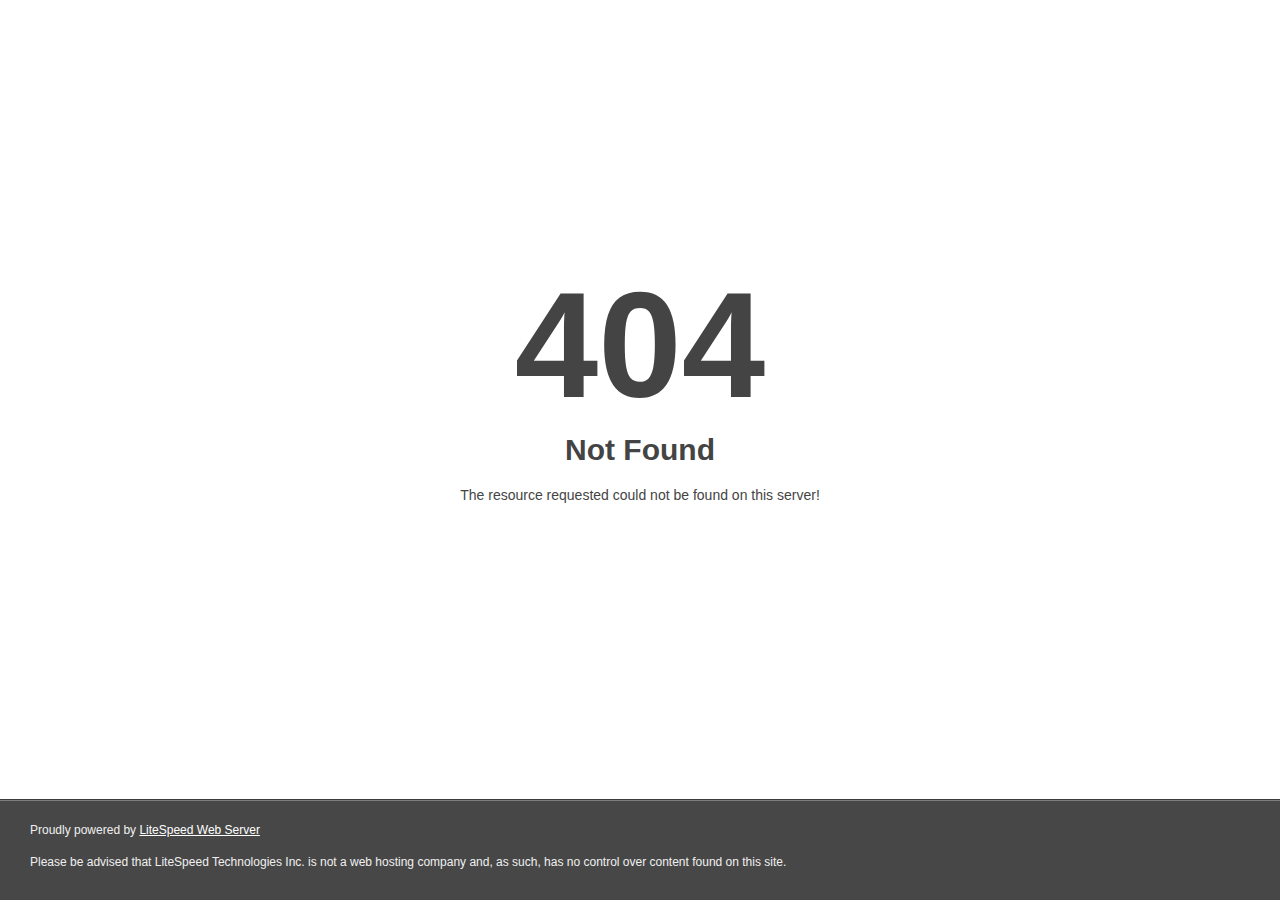
<file: img/home7/iPhonex2.html>
<!DOCTYPE html>
<html style="height:100%">
<head>
<meta name="viewport" content="width=device-width, initial-scale=1, shrink-to-fit=no" />
<title> 404 Not Found
</title></head>
<body style="color: #444; margin:0;font: normal 14px/20px Arial, Helvetica, sans-serif; height:100%; background-color: #fff;">
<div style="height:auto; min-height:100%; ">     <div style="text-align: center; width:800px; margin-left: -400px; position:absolute; top: 30%; left:50%;">
        <h1 style="margin:0; font-size:150px; line-height:150px; font-weight:bold;">404</h1>
<h2 style="margin-top:20px;font-size: 30px;">Not Found
</h2>
<p>The resource requested could not be found on this server!</p>
</div></div><div style="color:#f0f0f0; font-size:12px;margin:auto;padding:0px 30px 0px 30px;position:relative;clear:both;height:100px;margin-top:-101px;background-color:#474747;border-top: 1px solid rgba(0,0,0,0.15);box-shadow: 0 1px 0 rgba(255, 255, 255, 0.3) inset;">
<br>Proudly powered by  <a style="color:#fff;" href="http://www.litespeedtech.com/error-page">LiteSpeed Web Server</a><p>Please be advised that LiteSpeed Technologies Inc. is not a web hosting company and, as such, has no control over content found on this site.</p></div></body></html>
</file>
<file: vendors/themify-icon/themify-icons.css>
@font-face {
	font-family: 'themify';
	src:url('fonts/themify9f24.html?-fvbane');
	src:url('fonts/themifyd41d.html?#iefix-fvbane') format('embedded-opentype'),
		url('fonts/themify9f24.woff?-fvbane') format('woff'),
		url('fonts/themify9f24.ttf?-fvbane') format('truetype'),
		url('fonts/themify9f24-2.html?-fvbane#themify') format('svg');
	font-weight: normal;
	font-style: normal;
}

[class^="ti-"], [class*=" ti-"] {
	font-family: 'themify';
	speak: none;
	font-style: normal;
	font-weight: normal;
	font-variant: normal;
	text-transform: none;
	line-height: 1;

	/* Better Font Rendering =========== */
	-webkit-font-smoothing: antialiased;
	-moz-osx-font-smoothing: grayscale;
}

.ti-wand:before {
	content: "\e600";
}
.ti-volume:before {
	content: "\e601";
}
.ti-user:before {
	content: "\e602";
}
.ti-unlock:before {
	content: "\e603";
}
.ti-unlink:before {
	content: "\e604";
}
.ti-trash:before {
	content: "\e605";
}
.ti-thought:before {
	content: "\e606";
}
.ti-target:before {
	content: "\e607";
}
.ti-tag:before {
	content: "\e608";
}
.ti-tablet:before {
	content: "\e609";
}
.ti-star:before {
	content: "\e60a";
}
.ti-spray:before {
	content: "\e60b";
}
.ti-signal:before {
	content: "\e60c";
}
.ti-shopping-cart:before {
	content: "\e60d";
}
.ti-shopping-cart-full:before {
	content: "\e60e";
}
.ti-settings:before {
	content: "\e60f";
}
.ti-search:before {
	content: "\e610";
}
.ti-zoom-in:before {
	content: "\e611";
}
.ti-zoom-out:before {
	content: "\e612";
}
.ti-cut:before {
	content: "\e613";
}
.ti-ruler:before {
	content: "\e614";
}
.ti-ruler-pencil:before {
	content: "\e615";
}
.ti-ruler-alt:before {
	content: "\e616";
}
.ti-bookmark:before {
	content: "\e617";
}
.ti-bookmark-alt:before {
	content: "\e618";
}
.ti-reload:before {
	content: "\e619";
}
.ti-plus:before {
	content: "\e61a";
}
.ti-pin:before {
	content: "\e61b";
}
.ti-pencil:before {
	content: "\e61c";
}
.ti-pencil-alt:before {
	content: "\e61d";
}
.ti-paint-roller:before {
	content: "\e61e";
}
.ti-paint-bucket:before {
	content: "\e61f";
}
.ti-na:before {
	content: "\e620";
}
.ti-mobile:before {
	content: "\e621";
}
.ti-minus:before {
	content: "\e622";
}
.ti-medall:before {
	content: "\e623";
}
.ti-medall-alt:before {
	content: "\e624";
}
.ti-marker:before {
	content: "\e625";
}
.ti-marker-alt:before {
	content: "\e626";
}
.ti-arrow-up:before {
	content: "\e627";
}
.ti-arrow-right:before {
	content: "\e628";
}
.ti-arrow-left:before {
	content: "\e629";
}
.ti-arrow-down:before {
	content: "\e62a";
}
.ti-lock:before {
	content: "\e62b";
}
.ti-location-arrow:before {
	content: "\e62c";
}
.ti-link:before {
	content: "\e62d";
}
.ti-layout:before {
	content: "\e62e";
}
.ti-layers:before {
	content: "\e62f";
}
.ti-layers-alt:before {
	content: "\e630";
}
.ti-key:before {
	content: "\e631";
}
.ti-import:before {
	content: "\e632";
}
.ti-image:before {
	content: "\e633";
}
.ti-heart:before {
	content: "\e634";
}
.ti-heart-broken:before {
	content: "\e635";
}
.ti-hand-stop:before {
	content: "\e636";
}
.ti-hand-open:before {
	content: "\e637";
}
.ti-hand-drag:before {
	content: "\e638";
}
.ti-folder:before {
	content: "\e639";
}
.ti-flag:before {
	content: "\e63a";
}
.ti-flag-alt:before {
	content: "\e63b";
}
.ti-flag-alt-2:before {
	content: "\e63c";
}
.ti-eye:before {
	content: "\e63d";
}
.ti-export:before {
	content: "\e63e";
}
.ti-exchange-vertical:before {
	content: "\e63f";
}
.ti-desktop:before {
	content: "\e640";
}
.ti-cup:before {
	content: "\e641";
}
.ti-crown:before {
	content: "\e642";
}
.ti-comments:before {
	content: "\e643";
}
.ti-comment:before {
	content: "\e644";
}
.ti-comment-alt:before {
	content: "\e645";
}
.ti-close:before {
	content: "\e646";
}
.ti-clip:before {
	content: "\e647";
}
.ti-angle-up:before {
	content: "\e648";
}
.ti-angle-right:before {
	content: "\e649";
}
.ti-angle-left:before {
	content: "\e64a";
}
.ti-angle-down:before {
	content: "\e64b";
}
.ti-check:before {
	content: "\e64c";
}
.ti-check-box:before {
	content: "\e64d";
}
.ti-camera:before {
	content: "\e64e";
}
.ti-announcement:before {
	content: "\e64f";
}
.ti-brush:before {
	content: "\e650";
}
.ti-briefcase:before {
	content: "\e651";
}
.ti-bolt:before {
	content: "\e652";
}
.ti-bolt-alt:before {
	content: "\e653";
}
.ti-blackboard:before {
	content: "\e654";
}
.ti-bag:before {
	content: "\e655";
}
.ti-move:before {
	content: "\e656";
}
.ti-arrows-vertical:before {
	content: "\e657";
}
.ti-arrows-horizontal:before {
	content: "\e658";
}
.ti-fullscreen:before {
	content: "\e659";
}
.ti-arrow-top-right:before {
	content: "\e65a";
}
.ti-arrow-top-left:before {
	content: "\e65b";
}
.ti-arrow-circle-up:before {
	content: "\e65c";
}
.ti-arrow-circle-right:before {
	content: "\e65d";
}
.ti-arrow-circle-left:before {
	content: "\e65e";
}
.ti-arrow-circle-down:before {
	content: "\e65f";
}
.ti-angle-double-up:before {
	content: "\e660";
}
.ti-angle-double-right:before {
	content: "\e661";
}
.ti-angle-double-left:before {
	content: "\e662";
}
.ti-angle-double-down:before {
	content: "\e663";
}
.ti-zip:before {
	content: "\e664";
}
.ti-world:before {
	content: "\e665";
}
.ti-wheelchair:before {
	content: "\e666";
}
.ti-view-list:before {
	content: "\e667";
}
.ti-view-list-alt:before {
	content: "\e668";
}
.ti-view-grid:before {
	content: "\e669";
}
.ti-uppercase:before {
	content: "\e66a";
}
.ti-upload:before {
	content: "\e66b";
}
.ti-underline:before {
	content: "\e66c";
}
.ti-truck:before {
	content: "\e66d";
}
.ti-timer:before {
	content: "\e66e";
}
.ti-ticket:before {
	content: "\e66f";
}
.ti-thumb-up:before {
	content: "\e670";
}
.ti-thumb-down:before {
	content: "\e671";
}
.ti-text:before {
	content: "\e672";
}
.ti-stats-up:before {
	content: "\e673";
}
.ti-stats-down:before {
	content: "\e674";
}
.ti-split-v:before {
	content: "\e675";
}
.ti-split-h:before {
	content: "\e676";
}
.ti-smallcap:before {
	content: "\e677";
}
.ti-shine:before {
	content: "\e678";
}
.ti-shift-right:before {
	content: "\e679";
}
.ti-shift-left:before {
	content: "\e67a";
}
.ti-shield:before {
	content: "\e67b";
}
.ti-notepad:before {
	content: "\e67c";
}
.ti-server:before {
	content: "\e67d";
}
.ti-quote-right:before {
	content: "\e67e";
}
.ti-quote-left:before {
	content: "\e67f";
}
.ti-pulse:before {
	content: "\e680";
}
.ti-printer:before {
	content: "\e681";
}
.ti-power-off:before {
	content: "\e682";
}
.ti-plug:before {
	content: "\e683";
}
.ti-pie-chart:before {
	content: "\e684";
}
.ti-paragraph:before {
	content: "\e685";
}
.ti-panel:before {
	content: "\e686";
}
.ti-package:before {
	content: "\e687";
}
.ti-music:before {
	content: "\e688";
}
.ti-music-alt:before {
	content: "\e689";
}
.ti-mouse:before {
	content: "\e68a";
}
.ti-mouse-alt:before {
	content: "\e68b";
}
.ti-money:before {
	content: "\e68c";
}
.ti-microphone:before {
	content: "\e68d";
}
.ti-menu:before {
	content: "\e68e";
}
.ti-menu-alt:before {
	content: "\e68f";
}
.ti-map:before {
	content: "\e690";
}
.ti-map-alt:before {
	content: "\e691";
}
.ti-loop:before {
	content: "\e692";
}
.ti-location-pin:before {
	content: "\e693";
}
.ti-list:before {
	content: "\e694";
}
.ti-light-bulb:before {
	content: "\e695";
}
.ti-Italic:before {
	content: "\e696";
}
.ti-info:before {
	content: "\e697";
}
.ti-infinite:before {
	content: "\e698";
}
.ti-id-badge:before {
	content: "\e699";
}
.ti-hummer:before {
	content: "\e69a";
}
.ti-home:before {
	content: "\e69b";
}
.ti-help:before {
	content: "\e69c";
}
.ti-headphone:before {
	content: "\e69d";
}
.ti-harddrives:before {
	content: "\e69e";
}
.ti-harddrive:before {
	content: "\e69f";
}
.ti-gift:before {
	content: "\e6a0";
}
.ti-game:before {
	content: "\e6a1";
}
.ti-filter:before {
	content: "\e6a2";
}
.ti-files:before {
	content: "\e6a3";
}
.ti-file:before {
	content: "\e6a4";
}
.ti-eraser:before {
	content: "\e6a5";
}
.ti-envelope:before {
	content: "\e6a6";
}
.ti-download:before {
	content: "\e6a7";
}
.ti-direction:before {
	content: "\e6a8";
}
.ti-direction-alt:before {
	content: "\e6a9";
}
.ti-dashboard:before {
	content: "\e6aa";
}
.ti-control-stop:before {
	content: "\e6ab";
}
.ti-control-shuffle:before {
	content: "\e6ac";
}
.ti-control-play:before {
	content: "\e6ad";
}
.ti-control-pause:before {
	content: "\e6ae";
}
.ti-control-forward:before {
	content: "\e6af";
}
.ti-control-backward:before {
	content: "\e6b0";
}
.ti-cloud:before {
	content: "\e6b1";
}
.ti-cloud-up:before {
	content: "\e6b2";
}
.ti-cloud-down:before {
	content: "\e6b3";
}
.ti-clipboard:before {
	content: "\e6b4";
}
.ti-car:before {
	content: "\e6b5";
}
.ti-calendar:before {
	content: "\e6b6";
}
.ti-book:before {
	content: "\e6b7";
}
.ti-bell:before {
	content: "\e6b8";
}
.ti-basketball:before {
	content: "\e6b9";
}
.ti-bar-chart:before {
	content: "\e6ba";
}
.ti-bar-chart-alt:before {
	content: "\e6bb";
}
.ti-back-right:before {
	content: "\e6bc";
}
.ti-back-left:before {
	content: "\e6bd";
}
.ti-arrows-corner:before {
	content: "\e6be";
}
.ti-archive:before {
	content: "\e6bf";
}
.ti-anchor:before {
	content: "\e6c0";
}
.ti-align-right:before {
	content: "\e6c1";
}
.ti-align-left:before {
	content: "\e6c2";
}
.ti-align-justify:before {
	content: "\e6c3";
}
.ti-align-center:before {
	content: "\e6c4";
}
.ti-alert:before {
	content: "\e6c5";
}
.ti-alarm-clock:before {
	content: "\e6c6";
}
.ti-agenda:before {
	content: "\e6c7";
}
.ti-write:before {
	content: "\e6c8";
}
.ti-window:before {
	content: "\e6c9";
}
.ti-widgetized:before {
	content: "\e6ca";
}
.ti-widget:before {
	content: "\e6cb";
}
.ti-widget-alt:before {
	content: "\e6cc";
}
.ti-wallet:before {
	content: "\e6cd";
}
.ti-video-clapper:before {
	content: "\e6ce";
}
.ti-video-camera:before {
	content: "\e6cf";
}
.ti-vector:before {
	content: "\e6d0";
}
.ti-themify-logo:before {
	content: "\e6d1";
}
.ti-themify-favicon:before {
	content: "\e6d2";
}
.ti-themify-favicon-alt:before {
	content: "\e6d3";
}
.ti-support:before {
	content: "\e6d4";
}
.ti-stamp:before {
	content: "\e6d5";
}
.ti-split-v-alt:before {
	content: "\e6d6";
}
.ti-slice:before {
	content: "\e6d7";
}
.ti-shortcode:before {
	content: "\e6d8";
}
.ti-shift-right-alt:before {
	content: "\e6d9";
}
.ti-shift-left-alt:before {
	content: "\e6da";
}
.ti-ruler-alt-2:before {
	content: "\e6db";
}
.ti-receipt:before {
	content: "\e6dc";
}
.ti-pin2:before {
	content: "\e6dd";
}
.ti-pin-alt:before {
	content: "\e6de";
}
.ti-pencil-alt2:before {
	content: "\e6df";
}
.ti-palette:before {
	content: "\e6e0";
}
.ti-more:before {
	content: "\e6e1";
}
.ti-more-alt:before {
	content: "\e6e2";
}
.ti-microphone-alt:before {
	content: "\e6e3";
}
.ti-magnet:before {
	content: "\e6e4";
}
.ti-line-double:before {
	content: "\e6e5";
}
.ti-line-dotted:before {
	content: "\e6e6";
}
.ti-line-dashed:before {
	content: "\e6e7";
}
.ti-layout-width-full:before {
	content: "\e6e8";
}
.ti-layout-width-default:before {
	content: "\e6e9";
}
.ti-layout-width-default-alt:before {
	content: "\e6ea";
}
.ti-layout-tab:before {
	content: "\e6eb";
}
.ti-layout-tab-window:before {
	content: "\e6ec";
}
.ti-layout-tab-v:before {
	content: "\e6ed";
}
.ti-layout-tab-min:before {
	content: "\e6ee";
}
.ti-layout-slider:before {
	content: "\e6ef";
}
.ti-layout-slider-alt:before {
	content: "\e6f0";
}
.ti-layout-sidebar-right:before {
	content: "\e6f1";
}
.ti-layout-sidebar-none:before {
	content: "\e6f2";
}
.ti-layout-sidebar-left:before {
	content: "\e6f3";
}
.ti-layout-placeholder:before {
	content: "\e6f4";
}
.ti-layout-menu:before {
	content: "\e6f5";
}
.ti-layout-menu-v:before {
	content: "\e6f6";
}
.ti-layout-menu-separated:before {
	content: "\e6f7";
}
.ti-layout-menu-full:before {
	content: "\e6f8";
}
.ti-layout-media-right-alt:before {
	content: "\e6f9";
}
.ti-layout-media-right:before {
	content: "\e6fa";
}
.ti-layout-media-overlay:before {
	content: "\e6fb";
}
.ti-layout-media-overlay-alt:before {
	content: "\e6fc";
}
.ti-layout-media-overlay-alt-2:before {
	content: "\e6fd";
}
.ti-layout-media-left-alt:before {
	content: "\e6fe";
}
.ti-layout-media-left:before {
	content: "\e6ff";
}
.ti-layout-media-center-alt:before {
	content: "\e700";
}
.ti-layout-media-center:before {
	content: "\e701";
}
.ti-layout-list-thumb:before {
	content: "\e702";
}
.ti-layout-list-thumb-alt:before {
	content: "\e703";
}
.ti-layout-list-post:before {
	content: "\e704";
}
.ti-layout-list-large-image:before {
	content: "\e705";
}
.ti-layout-line-solid:before {
	content: "\e706";
}
.ti-layout-grid4:before {
	content: "\e707";
}
.ti-layout-grid3:before {
	content: "\e708";
}
.ti-layout-grid2:before {
	content: "\e709";
}
.ti-layout-grid2-thumb:before {
	content: "\e70a";
}
.ti-layout-cta-right:before {
	content: "\e70b";
}
.ti-layout-cta-left:before {
	content: "\e70c";
}
.ti-layout-cta-center:before {
	content: "\e70d";
}
.ti-layout-cta-btn-right:before {
	content: "\e70e";
}
.ti-layout-cta-btn-left:before {
	content: "\e70f";
}
.ti-layout-column4:before {
	content: "\e710";
}
.ti-layout-column3:before {
	content: "\e711";
}
.ti-layout-column2:before {
	content: "\e712";
}
.ti-layout-accordion-separated:before {
	content: "\e713";
}
.ti-layout-accordion-merged:before {
	content: "\e714";
}
.ti-layout-accordion-list:before {
	content: "\e715";
}
.ti-ink-pen:before {
	content: "\e716";
}
.ti-info-alt:before {
	content: "\e717";
}
.ti-help-alt:before {
	content: "\e718";
}
.ti-headphone-alt:before {
	content: "\e719";
}
.ti-hand-point-up:before {
	content: "\e71a";
}
.ti-hand-point-right:before {
	content: "\e71b";
}
.ti-hand-point-left:before {
	content: "\e71c";
}
.ti-hand-point-down:before {
	content: "\e71d";
}
.ti-gallery:before {
	content: "\e71e";
}
.ti-face-smile:before {
	content: "\e71f";
}
.ti-face-sad:before {
	content: "\e720";
}
.ti-credit-card:before {
	content: "\e721";
}
.ti-control-skip-forward:before {
	content: "\e722";
}
.ti-control-skip-backward:before {
	content: "\e723";
}
.ti-control-record:before {
	content: "\e724";
}
.ti-control-eject:before {
	content: "\e725";
}
.ti-comments-smiley:before {
	content: "\e726";
}
.ti-brush-alt:before {
	content: "\e727";
}
.ti-youtube:before {
	content: "\e728";
}
.ti-vimeo:before {
	content: "\e729";
}
.ti-twitter:before {
	content: "\e72a";
}
.ti-time:before {
	content: "\e72b";
}
.ti-tumblr:before {
	content: "\e72c";
}
.ti-skype:before {
	content: "\e72d";
}
.ti-share:before {
	content: "\e72e";
}
.ti-share-alt:before {
	content: "\e72f";
}
.ti-rocket:before {
	content: "\e730";
}
.ti-pinterest:before {
	content: "\e731";
}
.ti-new-window:before {
	content: "\e732";
}
.ti-microsoft:before {
	content: "\e733";
}
.ti-list-ol:before {
	content: "\e734";
}
.ti-linkedin:before {
	content: "\e735";
}
.ti-layout-sidebar-2:before {
	content: "\e736";
}
.ti-layout-grid4-alt:before {
	content: "\e737";
}
.ti-layout-grid3-alt:before {
	content: "\e738";
}
.ti-layout-grid2-alt:before {
	content: "\e739";
}
.ti-layout-column4-alt:before {
	content: "\e73a";
}
.ti-layout-column3-alt:before {
	content: "\e73b";
}
.ti-layout-column2-alt:before {
	content: "\e73c";
}
.ti-instagram:before {
	content: "\e73d";
}
.ti-google:before {
	content: "\e73e";
}
.ti-github:before {
	content: "\e73f";
}
.ti-flickr:before {
	content: "\e740";
}
.ti-facebook:before {
	content: "\e741";
}
.ti-dropbox:before {
	content: "\e742";
}
.ti-dribbble:before {
	content: "\e743";
}
.ti-apple:before {
	content: "\e744";
}
.ti-android:before {
	content: "\e745";
}
.ti-save:before {
	content: "\e746";
}
.ti-save-alt:before {
	content: "\e747";
}
.ti-yahoo:before {
	content: "\e748";
}
.ti-wordpress:before {
	content: "\e749";
}
.ti-vimeo-alt:before {
	content: "\e74a";
}
.ti-twitter-alt:before {
	content: "\e74b";
}
.ti-tumblr-alt:before {
	content: "\e74c";
}
.ti-trello:before {
	content: "\e74d";
}
.ti-stack-overflow:before {
	content: "\e74e";
}
.ti-soundcloud:before {
	content: "\e74f";
}
.ti-sharethis:before {
	content: "\e750";
}
.ti-sharethis-alt:before {
	content: "\e751";
}
.ti-reddit:before {
	content: "\e752";
}
.ti-pinterest-alt:before {
	content: "\e753";
}
.ti-microsoft-alt:before {
	content: "\e754";
}
.ti-linux:before {
	content: "\e755";
}
.ti-jsfiddle:before {
	content: "\e756";
}
.ti-joomla:before {
	content: "\e757";
}
.ti-html5:before {
	content: "\e758";
}
.ti-flickr-alt:before {
	content: "\e759";
}
.ti-email:before {
	content: "\e75a";
}
.ti-drupal:before {
	content: "\e75b";
}
.ti-dropbox-alt:before {
	content: "\e75c";
}
.ti-css3:before {
	content: "\e75d";
}
.ti-rss:before {
	content: "\e75e";
}
.ti-rss-alt:before {
	content: "\e75f";
}
</file>
<file: vendors/simple-line-icon/simple-line-icons.css>
@font-face {
	font-family: 'Simple-Line-Icons';
	src:url('fonts/Simple-Line-Icons.eot');
	src:url('fonts/Simple-Line-Iconsd41d.eot?#iefix') format('embedded-opentype'),
		url('fonts/Simple-Line-Icons.woff') format('woff'),
		url('fonts/Simple-Line-Icons.ttf') format('truetype'),
		url('fonts/Simple-Line-Icons.svg#Simple-Line-Icons') format('svg');
	font-weight: normal;
	font-style: normal;
}

/* Use the following CSS code if you want to use data attributes for inserting your icons */
[data-icon]:before {
	font-family: 'Simple-Line-Icons';
	content: attr(data-icon);
	speak: none;
	font-weight: normal;
	font-variant: normal;
	text-transform: none;
	line-height: 1;
	-webkit-font-smoothing: antialiased;
	-moz-osx-font-smoothing: grayscale;
}

/* Use the following CSS code if you want to have a class per icon */
/*
Instead of a list of all class selectors,
you can use the generic selector below, but it's slower:
[class*="icon-"] {
*/
.icon-user-female, .icon-user-follow, .icon-user-following, .icon-user-unfollow, .icon-trophy, .icon-screen-smartphone, .icon-screen-desktop, .icon-plane, .icon-notebook, .icon-moustache, .icon-mouse, .icon-magnet, .icon-energy, .icon-emoticon-smile, .icon-disc, .icon-cursor-move, .icon-crop, .icon-credit-card, .icon-chemistry, .icon-user, .icon-speedometer, .icon-social-youtube, .icon-social-twitter, .icon-social-tumblr, .icon-social-facebook, .icon-social-dropbox, .icon-social-dribbble, .icon-shield, .icon-screen-tablet, .icon-magic-wand, .icon-hourglass, .icon-graduation, .icon-ghost, .icon-game-controller, .icon-fire, .icon-eyeglasses, .icon-envelope-open, .icon-envelope-letter, .icon-bell, .icon-badge, .icon-anchor, .icon-wallet, .icon-vector, .icon-speech, .icon-puzzle, .icon-printer, .icon-present, .icon-playlist, .icon-pin, .icon-picture, .icon-map, .icon-layers, .icon-handbag, .icon-globe-alt, .icon-globe, .icon-frame, .icon-folder-alt, .icon-film, .icon-feed, .icon-earphones-alt, .icon-earphones, .icon-drop, .icon-drawer, .icon-docs, .icon-directions, .icon-direction, .icon-diamond, .icon-cup, .icon-compass, .icon-call-out, .icon-call-in, .icon-call-end, .icon-calculator, .icon-bubbles, .icon-briefcase, .icon-book-open, .icon-basket-loaded, .icon-basket, .icon-bag, .icon-action-undo, .icon-action-redo, .icon-wrench, .icon-umbrella, .icon-trash, .icon-tag, .icon-support, .icon-size-fullscreen, .icon-size-actual, .icon-shuffle, .icon-share-alt, .icon-share, .icon-rocket, .icon-question, .icon-pie-chart, .icon-pencil, .icon-note, .icon-music-tone-alt, .icon-music-tone, .icon-microphone, .icon-loop, .icon-logout, .icon-login, .icon-list, .icon-like, .icon-home, .icon-grid, .icon-graph, .icon-equalizer, .icon-dislike, .icon-cursor, .icon-control-start, .icon-control-rewind, .icon-control-play, .icon-control-pause, .icon-control-forward, .icon-control-end, .icon-calendar, .icon-bulb, .icon-bar-chart, .icon-arrow-up, .icon-arrow-right, .icon-arrow-left, .icon-arrow-down, .icon-ban, .icon-bubble, .icon-camcorder, .icon-camera, .icon-check, .icon-clock, .icon-close, .icon-cloud-download, .icon-cloud-upload, .icon-doc, .icon-envelope, .icon-eye, .icon-flag, .icon-folder, .icon-heart, .icon-info, .icon-key, .icon-link, .icon-lock, .icon-lock-open, .icon-magnifier, .icon-magnifier-add, .icon-magnifier-remove, .icon-paper-clip, .icon-paper-plane, .icon-plus, .icon-pointer, .icon-power, .icon-refresh, .icon-reload, .icon-settings, .icon-star, .icon-symbol-female, .icon-symbol-male, .icon-target, .icon-volume-1, .icon-volume-2, .icon-volume-off, .icon-users {
	font-family: 'Simple-Line-Icons';
	speak: none;
	font-style: normal;
	font-weight: normal;
	font-variant: normal;
	text-transform: none;
	line-height: 1;
	-webkit-font-smoothing: antialiased;
}
.icon-user-female:before {
	content: "\e000";
}
.icon-user-follow:before {
	content: "\e002";
}
.icon-user-following:before {
	content: "\e003";
}
.icon-user-unfollow:before {
	content: "\e004";
}
.icon-trophy:before {
	content: "\e006";
}
.icon-screen-smartphone:before {
	content: "\e010";
}
.icon-screen-desktop:before {
	content: "\e011";
}
.icon-plane:before {
	content: "\e012";
}
.icon-notebook:before {
	content: "\e013";
}
.icon-moustache:before {
	content: "\e014";
}
.icon-mouse:before {
	content: "\e015";
}
.icon-magnet:before {
	content: "\e016";
}
.icon-energy:before {
	content: "\e020";
}
.icon-emoticon-smile:before {
	content: "\e021";
}
.icon-disc:before {
	content: "\e022";
}
.icon-cursor-move:before {
	content: "\e023";
}
.icon-crop:before {
	content: "\e024";
}
.icon-credit-card:before {
	content: "\e025";
}
.icon-chemistry:before {
	content: "\e026";
}
.icon-user:before {
	content: "\e005";
}
.icon-speedometer:before {
	content: "\e007";
}
.icon-social-youtube:before {
	content: "\e008";
}
.icon-social-twitter:before {
	content: "\e009";
}
.icon-social-tumblr:before {
	content: "\e00a";
}
.icon-social-facebook:before {
	content: "\e00b";
}
.icon-social-dropbox:before {
	content: "\e00c";
}
.icon-social-dribbble:before {
	content: "\e00d";
}
.icon-shield:before {
	content: "\e00e";
}
.icon-screen-tablet:before {
	content: "\e00f";
}
.icon-magic-wand:before {
	content: "\e017";
}
.icon-hourglass:before {
	content: "\e018";
}
.icon-graduation:before {
	content: "\e019";
}
.icon-ghost:before {
	content: "\e01a";
}
.icon-game-controller:before {
	content: "\e01b";
}
.icon-fire:before {
	content: "\e01c";
}
.icon-eyeglasses:before {
	content: "\e01d";
}
.icon-envelope-open:before {
	content: "\e01e";
}
.icon-envelope-letter:before {
	content: "\e01f";
}
.icon-bell:before {
	content: "\e027";
}
.icon-badge:before {
	content: "\e028";
}
.icon-anchor:before {
	content: "\e029";
}
.icon-wallet:before {
	content: "\e02a";
}
.icon-vector:before {
	content: "\e02b";
}
.icon-speech:before {
	content: "\e02c";
}
.icon-puzzle:before {
	content: "\e02d";
}
.icon-printer:before {
	content: "\e02e";
}
.icon-present:before {
	content: "\e02f";
}
.icon-playlist:before {
	content: "\e030";
}
.icon-pin:before {
	content: "\e031";
}
.icon-picture:before {
	content: "\e032";
}
.icon-map:before {
	content: "\e033";
}
.icon-layers:before {
	content: "\e034";
}
.icon-handbag:before {
	content: "\e035";
}
.icon-globe-alt:before {
	content: "\e036";
}
.icon-globe:before {
	content: "\e037";
}
.icon-frame:before {
	content: "\e038";
}
.icon-folder-alt:before {
	content: "\e039";
}
.icon-film:before {
	content: "\e03a";
}
.icon-feed:before {
	content: "\e03b";
}
.icon-earphones-alt:before {
	content: "\e03c";
}
.icon-earphones:before {
	content: "\e03d";
}
.icon-drop:before {
	content: "\e03e";
}
.icon-drawer:before {
	content: "\e03f";
}
.icon-docs:before {
	content: "\e040";
}
.icon-directions:before {
	content: "\e041";
}
.icon-direction:before {
	content: "\e042";
}
.icon-diamond:before {
	content: "\e043";
}
.icon-cup:before {
	content: "\e044";
}
.icon-compass:before {
	content: "\e045";
}
.icon-call-out:before {
	content: "\e046";
}
.icon-call-in:before {
	content: "\e047";
}
.icon-call-end:before {
	content: "\e048";
}
.icon-calculator:before {
	content: "\e049";
}
.icon-bubbles:before {
	content: "\e04a";
}
.icon-briefcase:before {
	content: "\e04b";
}
.icon-book-open:before {
	content: "\e04c";
}
.icon-basket-loaded:before {
	content: "\e04d";
}
.icon-basket:before {
	content: "\e04e";
}
.icon-bag:before {
	content: "\e04f";
}
.icon-action-undo:before {
	content: "\e050";
}
.icon-action-redo:before {
	content: "\e051";
}
.icon-wrench:before {
	content: "\e052";
}
.icon-umbrella:before {
	content: "\e053";
}
.icon-trash:before {
	content: "\e054";
}
.icon-tag:before {
	content: "\e055";
}
.icon-support:before {
	content: "\e056";
}
.icon-size-fullscreen:before {
	content: "\e057";
}
.icon-size-actual:before {
	content: "\e058";
}
.icon-shuffle:before {
	content: "\e059";
}
.icon-share-alt:before {
	content: "\e05a";
}
.icon-share:before {
	content: "\e05b";
}
.icon-rocket:before {
	content: "\e05c";
}
.icon-question:before {
	content: "\e05d";
}
.icon-pie-chart:before {
	content: "\e05e";
}
.icon-pencil:before {
	content: "\e05f";
}
.icon-note:before {
	content: "\e060";
}
.icon-music-tone-alt:before {
	content: "\e061";
}
.icon-music-tone:before {
	content: "\e062";
}
.icon-microphone:before {
	content: "\e063";
}
.icon-loop:before {
	content: "\e064";
}
.icon-logout:before {
	content: "\e065";
}
.icon-login:before {
	content: "\e066";
}
.icon-list:before {
	content: "\e067";
}
.icon-like:before {
	content: "\e068";
}
.icon-home:before {
	content: "\e069";
}
.icon-grid:before {
	content: "\e06a";
}
.icon-graph:before {
	content: "\e06b";
}
.icon-equalizer:before {
	content: "\e06c";
}
.icon-dislike:before {
	content: "\e06d";
}
.icon-cursor:before {
	content: "\e06e";
}
.icon-control-start:before {
	content: "\e06f";
}
.icon-control-rewind:before {
	content: "\e070";
}
.icon-control-play:before {
	content: "\e071";
}
.icon-control-pause:before {
	content: "\e072";
}
.icon-control-forward:before {
	content: "\e073";
}
.icon-control-end:before {
	content: "\e074";
}
.icon-calendar:before {
	content: "\e075";
}
.icon-bulb:before {
	content: "\e076";
}
.icon-bar-chart:before {
	content: "\e077";
}
.icon-arrow-up:before {
	content: "\e078";
}
.icon-arrow-right:before {
	content: "\e079";
}
.icon-arrow-left:before {
	content: "\e07a";
}
.icon-arrow-down:before {
	content: "\e07b";
}
.icon-ban:before {
	content: "\e07c";
}
.icon-bubble:before {
	content: "\e07d";
}
.icon-camcorder:before {
	content: "\e07e";
}
.icon-camera:before {
	content: "\e07f";
}
.icon-check:before {
	content: "\e080";
}
.icon-clock:before {
	content: "\e081";
}
.icon-close:before {
	content: "\e082";
}
.icon-cloud-download:before {
	content: "\e083";
}
.icon-cloud-upload:before {
	content: "\e084";
}
.icon-doc:before {
	content: "\e085";
}
.icon-envelope:before {
	content: "\e086";
}
.icon-eye:before {
	content: "\e087";
}
.icon-flag:before {
	content: "\e088";
}
.icon-folder:before {
	content: "\e089";
}
.icon-heart:before {
	content: "\e08a";
}
.icon-info:before {
	content: "\e08b";
}
.icon-key:before {
	content: "\e08c";
}
.icon-link:before {
	content: "\e08d";
}
.icon-lock:before {
	content: "\e08e";
}
.icon-lock-open:before {
	content: "\e08f";
}
.icon-magnifier:before {
	content: "\e090";
}
.icon-magnifier-add:before {
	content: "\e091";
}
.icon-magnifier-remove:before {
	content: "\e092";
}
.icon-paper-clip:before {
	content: "\e093";
}
.icon-paper-plane:before {
	content: "\e094";
}
.icon-plus:before {
	content: "\e095";
}
.icon-pointer:before {
	content: "\e096";
}
.icon-power:before {
	content: "\e097";
}
.icon-refresh:before {
	content: "\e098";
}
.icon-reload:before {
	content: "\e099";
}
.icon-settings:before {
	content: "\e09a";
}
.icon-star:before {
	content: "\e09b";
}
.icon-symbol-female:before {
	content: "\e09c";
}
.icon-symbol-male:before {
	content: "\e09d";
}
.icon-target:before {
	content: "\e09e";
}
.icon-volume-1:before {
	content: "\e09f";
}
.icon-volume-2:before {
	content: "\e0a0";
}
.icon-volume-off:before {
	content: "\e0a1";
}
.icon-users:before {
	content: "\e001";
}
</file>
<file: vendors/font-awesome/css/all.css>
.fa,
.fas,
.far,
.fal,
.fab {
  -moz-osx-font-smoothing: grayscale;
  -webkit-font-smoothing: antialiased;
  display: inline-block;
  font-style: normal;
  font-variant: normal;
  text-rendering: auto;
  line-height: 1; 
}

.fa-lg {
  font-size: 1.33333em;
  line-height: 0.75em;
  vertical-align: -.0667em; }

.fa-xs {
  font-size: .75em; }

.fa-sm {
  font-size: .875em; }

.fa-1x {
  font-size: 1em; }

.fa-2x {
  font-size: 2em; }

.fa-3x {
  font-size: 3em; }

.fa-4x {
  font-size: 4em; }

.fa-5x {
  font-size: 5em; }

.fa-6x {
  font-size: 6em; }

.fa-7x {
  font-size: 7em; }

.fa-8x {
  font-size: 8em; }

.fa-9x {
  font-size: 9em; }

.fa-10x {
  font-size: 10em; }

.fa-fw {
  text-align: center;
  width: 1.25em; }

.fa-ul {
  list-style-type: none;
  margin-left: 2.5em;
  padding-left: 0; }
  .fa-ul > li {
    position: relative; }

.fa-li {
  left: -2em;
  position: absolute;
  text-align: center;
  width: 2em;
  line-height: inherit; }

.fa-border {
  border: solid 0.08em #eee;
  border-radius: .1em;
  padding: .2em .25em .15em; }

.fa-pull-left {
  float: left; }

.fa-pull-right {
  float: right; }

.fa.fa-pull-left,
.fas.fa-pull-left,
.far.fa-pull-left,
.fal.fa-pull-left,
.fab.fa-pull-left {
  margin-right: .3em; }

.fa.fa-pull-right,
.fas.fa-pull-right,
.far.fa-pull-right,
.fal.fa-pull-right,
.fab.fa-pull-right {
  margin-left: .3em; }

.fa-spin {
  -webkit-animation: fa-spin 2s infinite linear;
          animation: fa-spin 2s infinite linear; }

.fa-pulse {
  -webkit-animation: fa-spin 1s infinite steps(8);
          animation: fa-spin 1s infinite steps(8); }

@-webkit-keyframes fa-spin {
  0% {
    -webkit-transform: rotate(0deg);
            transform: rotate(0deg); }
  100% {
    -webkit-transform: rotate(360deg);
            transform: rotate(360deg); } }

@keyframes fa-spin {
  0% {
    -webkit-transform: rotate(0deg);
            transform: rotate(0deg); }
  100% {
    -webkit-transform: rotate(360deg);
            transform: rotate(360deg); } }

.fa-rotate-90 {
  -ms-filter: "progid:DXImageTransform.Microsoft.BasicImage(rotation=1)";
  -webkit-transform: rotate(90deg);
          transform: rotate(90deg); }

.fa-rotate-180 {
  -ms-filter: "progid:DXImageTransform.Microsoft.BasicImage(rotation=2)";
  -webkit-transform: rotate(180deg);
          transform: rotate(180deg); }

.fa-rotate-270 {
  -ms-filter: "progid:DXImageTransform.Microsoft.BasicImage(rotation=3)";
  -webkit-transform: rotate(270deg);
          transform: rotate(270deg); }

.fa-flip-horizontal {
  -ms-filter: "progid:DXImageTransform.Microsoft.BasicImage(rotation=0, mirror=1)";
  -webkit-transform: scale(-1, 1);
          transform: scale(-1, 1); }

.fa-flip-vertical {
  -ms-filter: "progid:DXImageTransform.Microsoft.BasicImage(rotation=2, mirror=1)";
  -webkit-transform: scale(1, -1);
          transform: scale(1, -1); }

.fa-flip-horizontal.fa-flip-vertical {
  -ms-filter: "progid:DXImageTransform.Microsoft.BasicImage(rotation=2, mirror=1)";
  -webkit-transform: scale(-1, -1);
          transform: scale(-1, -1); }

:root .fa-rotate-90,
:root .fa-rotate-180,
:root .fa-rotate-270,
:root .fa-flip-horizontal,
:root .fa-flip-vertical {
  -webkit-filter: none;
          filter: none; }

.fa-stack {
  display: inline-block;
  height: 2em;
  line-height: 2em;
  position: relative;
  vertical-align: middle;
  width: 2.5em; }

.fa-stack-1x,
.fa-stack-2x {
  left: 0;
  position: absolute;
  text-align: center;
  width: 100%; }

.fa-stack-1x {
  line-height: inherit; }

.fa-stack-2x {
  font-size: 2em; }

.fa-inverse {
  color: #fff; }

/* Font Awesome uses the Unicode Private Use Area (PUA) to ensure screen
readers do not read off random characters that represent icons */
.fa-500px:before {
  content: "\f26e"; }

.fa-accessible-icon:before {
  content: "\f368"; }

.fa-accusoft:before {
  content: "\f369"; }

.fa-acquisitions-incorporated:before {
  content: "\f6af"; }

.fa-ad:before {
  content: "\f641"; }

.fa-address-book:before {
  content: "\f2b9"; }

.fa-address-card:before {
  content: "\f2bb"; }

.fa-adjust:before {
  content: "\f042"; }

.fa-adn:before {
  content: "\f170"; }

.fa-adobe:before {
  content: "\f778"; }

.fa-adversal:before {
  content: "\f36a"; }

.fa-affiliatetheme:before {
  content: "\f36b"; }

.fa-air-freshener:before {
  content: "\f5d0"; }

.fa-algolia:before {
  content: "\f36c"; }

.fa-align-center:before {
  content: "\f037"; }

.fa-align-justify:before {
  content: "\f039"; }

.fa-align-left:before {
  content: "\f036"; }

.fa-align-right:before {
  content: "\f038"; }

.fa-alipay:before {
  content: "\f642"; }

.fa-allergies:before {
  content: "\f461"; }

.fa-amazon:before {
  content: "\f270"; }

.fa-amazon-pay:before {
  content: "\f42c"; }

.fa-ambulance:before {
  content: "\f0f9"; }

.fa-american-sign-language-interpreting:before {
  content: "\f2a3"; }

.fa-amilia:before {
  content: "\f36d"; }

.fa-anchor:before {
  content: "\f13d"; }

.fa-android:before {
  content: "\f17b"; }

.fa-angellist:before {
  content: "\f209"; }

.fa-angle-double-down:before {
  content: "\f103"; }

.fa-angle-double-left:before {
  content: "\f100"; }

.fa-angle-double-right:before {
  content: "\f101"; }

.fa-angle-double-up:before {
  content: "\f102"; }

.fa-angle-down:before {
  content: "\f107"; }

.fa-angle-left:before {
  content: "\f104"; }

.fa-angle-right:before {
  content: "\f105"; }

.fa-angle-up:before {
  content: "\f106"; }

.fa-angry:before {
  content: "\f556"; }

.fa-angrycreative:before {
  content: "\f36e"; }

.fa-angular:before {
  content: "\f420"; }

.fa-ankh:before {
  content: "\f644"; }

.fa-app-store:before {
  content: "\f36f"; }

.fa-app-store-ios:before {
  content: "\f370"; }

.fa-apper:before {
  content: "\f371"; }

.fa-apple:before {
  content: "\f179"; }

.fa-apple-alt:before {
  content: "\f5d1"; }

.fa-apple-pay:before {
  content: "\f415"; }

.fa-archive:before {
  content: "\f187"; }

.fa-archway:before {
  content: "\f557"; }

.fa-arrow-alt-circle-down:before {
  content: "\f358"; }

.fa-arrow-alt-circle-left:before {
  content: "\f359"; }

.fa-arrow-alt-circle-right:before {
  content: "\f35a"; }

.fa-arrow-alt-circle-up:before {
  content: "\f35b"; }

.fa-arrow-circle-down:before {
  content: "\f0ab"; }

.fa-arrow-circle-left:before {
  content: "\f0a8"; }

.fa-arrow-circle-right:before {
  content: "\f0a9"; }

.fa-arrow-circle-up:before {
  content: "\f0aa"; }

.fa-arrow-down:before {
  content: "\f063"; }

.fa-arrow-left:before {
  content: "\f060"; }

.fa-arrow-right:before {
  content: "\f061"; }

.fa-arrow-up:before {
  content: "\f062"; }

.fa-arrows-alt:before {
  content: "\f0b2"; }

.fa-arrows-alt-h:before {
  content: "\f337"; }

.fa-arrows-alt-v:before {
  content: "\f338"; }

.fa-artstation:before {
  content: "\f77a"; }

.fa-assistive-listening-systems:before {
  content: "\f2a2"; }

.fa-asterisk:before {
  content: "\f069"; }

.fa-asymmetrik:before {
  content: "\f372"; }

.fa-at:before {
  content: "\f1fa"; }

.fa-atlas:before {
  content: "\f558"; }

.fa-atlassian:before {
  content: "\f77b"; }

.fa-atom:before {
  content: "\f5d2"; }

.fa-audible:before {
  content: "\f373"; }

.fa-audio-description:before {
  content: "\f29e"; }

.fa-autoprefixer:before {
  content: "\f41c"; }

.fa-avianex:before {
  content: "\f374"; }

.fa-aviato:before {
  content: "\f421"; }

.fa-award:before {
  content: "\f559"; }

.fa-aws:before {
  content: "\f375"; }

.fa-baby:before {
  content: "\f77c"; }

.fa-baby-carriage:before {
  content: "\f77d"; }

.fa-backspace:before {
  content: "\f55a"; }

.fa-backward:before {
  content: "\f04a"; }

.fa-balance-scale:before {
  content: "\f24e"; }

.fa-ban:before {
  content: "\f05e"; }

.fa-band-aid:before {
  content: "\f462"; }

.fa-bandcamp:before {
  content: "\f2d5"; }

.fa-barcode:before {
  content: "\f02a"; }

.fa-bars:before {
  content: "\f0c9"; }

.fa-baseball-ball:before {
  content: "\f433"; }

.fa-basketball-ball:before {
  content: "\f434"; }

.fa-bath:before {
  content: "\f2cd"; }

.fa-battery-empty:before {
  content: "\f244"; }

.fa-battery-full:before {
  content: "\f240"; }

.fa-battery-half:before {
  content: "\f242"; }

.fa-battery-quarter:before {
  content: "\f243"; }

.fa-battery-three-quarters:before {
  content: "\f241"; }

.fa-bed:before {
  content: "\f236"; }

.fa-beer:before {
  content: "\f0fc"; }

.fa-behance:before {
  content: "\f1b4"; }

.fa-behance-square:before {
  content: "\f1b5"; }

.fa-bell:before {
  content: "\f0f3"; }

.fa-bell-slash:before {
  content: "\f1f6"; }

.fa-bezier-curve:before {
  content: "\f55b"; }

.fa-bible:before {
  content: "\f647"; }

.fa-bicycle:before {
  content: "\f206"; }

.fa-bimobject:before {
  content: "\f378"; }

.fa-binoculars:before {
  content: "\f1e5"; }

.fa-biohazard:before {
  content: "\f780"; }

.fa-birthday-cake:before {
  content: "\f1fd"; }

.fa-bitbucket:before {
  content: "\f171"; }

.fa-bitcoin:before {
  content: "\f379"; }

.fa-bity:before {
  content: "\f37a"; }

.fa-black-tie:before {
  content: "\f27e"; }

.fa-blackberry:before {
  content: "\f37b"; }

.fa-blender:before {
  content: "\f517"; }

.fa-blender-phone:before {
  content: "\f6b6"; }

.fa-blind:before {
  content: "\f29d"; }

.fa-blog:before {
  content: "\f781"; }

.fa-blogger:before {
  content: "\f37c"; }

.fa-blogger-b:before {
  content: "\f37d"; }

.fa-bluetooth:before {
  content: "\f293"; }

.fa-bluetooth-b:before {
  content: "\f294"; }

.fa-bold:before {
  content: "\f032"; }

.fa-bolt:before {
  content: "\f0e7"; }

.fa-bomb:before {
  content: "\f1e2"; }

.fa-bone:before {
  content: "\f5d7"; }

.fa-bong:before {
  content: "\f55c"; }

.fa-book:before {
  content: "\f02d"; }

.fa-book-dead:before {
  content: "\f6b7"; }

.fa-book-open:before {
  content: "\f518"; }

.fa-book-reader:before {
  content: "\f5da"; }

.fa-bookmark:before {
  content: "\f02e"; }

.fa-bowling-ball:before {
  content: "\f436"; }

.fa-box:before {
  content: "\f466"; }

.fa-box-open:before {
  content: "\f49e"; }

.fa-boxes:before {
  content: "\f468"; }

.fa-braille:before {
  content: "\f2a1"; }

.fa-brain:before {
  content: "\f5dc"; }

.fa-briefcase:before {
  content: "\f0b1"; }

.fa-briefcase-medical:before {
  content: "\f469"; }

.fa-broadcast-tower:before {
  content: "\f519"; }

.fa-broom:before {
  content: "\f51a"; }

.fa-brush:before {
  content: "\f55d"; }

.fa-btc:before {
  content: "\f15a"; }

.fa-bug:before {
  content: "\f188"; }

.fa-building:before {
  content: "\f1ad"; }

.fa-bullhorn:before {
  content: "\f0a1"; }

.fa-bullseye:before {
  content: "\f140"; }

.fa-burn:before {
  content: "\f46a"; }

.fa-buromobelexperte:before {
  content: "\f37f"; }

.fa-bus:before {
  content: "\f207"; }

.fa-bus-alt:before {
  content: "\f55e"; }

.fa-business-time:before {
  content: "\f64a"; }

.fa-buysellads:before {
  content: "\f20d"; }

.fa-calculator:before {
  content: "\f1ec"; }

.fa-calendar:before {
  content: "\f133"; }

.fa-calendar-alt:before {
  content: "\f073"; }

.fa-calendar-check:before {
  content: "\f274"; }

.fa-calendar-day:before {
  content: "\f783"; }

.fa-calendar-minus:before {
  content: "\f272"; }

.fa-calendar-plus:before {
  content: "\f271"; }

.fa-calendar-times:before {
  content: "\f273"; }

.fa-calendar-week:before {
  content: "\f784"; }

.fa-camera:before {
  content: "\f030"; }

.fa-camera-retro:before {
  content: "\f083"; }

.fa-campground:before {
  content: "\f6bb"; }

.fa-canadian-maple-leaf:before {
  content: "\f785"; }

.fa-candy-cane:before {
  content: "\f786"; }

.fa-cannabis:before {
  content: "\f55f"; }

.fa-capsules:before {
  content: "\f46b"; }

.fa-car:before {
  content: "\f1b9"; }

.fa-car-alt:before {
  content: "\f5de"; }

.fa-car-battery:before {
  content: "\f5df"; }

.fa-car-crash:before {
  content: "\f5e1"; }

.fa-car-side:before {
  content: "\f5e4"; }

.fa-caret-down:before {
  content: "\f0d7"; }

.fa-caret-left:before {
  content: "\f0d9"; }

.fa-caret-right:before {
  content: "\f0da"; }

.fa-caret-square-down:before {
  content: "\f150"; }

.fa-caret-square-left:before {
  content: "\f191"; }

.fa-caret-square-right:before {
  content: "\f152"; }

.fa-caret-square-up:before {
  content: "\f151"; }

.fa-caret-up:before {
  content: "\f0d8"; }

.fa-carrot:before {
  content: "\f787"; }

.fa-cart-arrow-down:before {
  content: "\f218"; }

.fa-cart-plus:before {
  content: "\f217"; }

.fa-cash-register:before {
  content: "\f788"; }

.fa-cat:before {
  content: "\f6be"; }

.fa-cc-amazon-pay:before {
  content: "\f42d"; }

.fa-cc-amex:before {
  content: "\f1f3"; }

.fa-cc-apple-pay:before {
  content: "\f416"; }

.fa-cc-diners-club:before {
  content: "\f24c"; }

.fa-cc-discover:before {
  content: "\f1f2"; }

.fa-cc-jcb:before {
  content: "\f24b"; }

.fa-cc-mastercard:before {
  content: "\f1f1"; }

.fa-cc-paypal:before {
  content: "\f1f4"; }

.fa-cc-stripe:before {
  content: "\f1f5"; }

.fa-cc-visa:before {
  content: "\f1f0"; }

.fa-centercode:before {
  content: "\f380"; }

.fa-centos:before {
  content: "\f789"; }

.fa-certificate:before {
  content: "\f0a3"; }

.fa-chair:before {
  content: "\f6c0"; }

.fa-chalkboard:before {
  content: "\f51b"; }

.fa-chalkboard-teacher:before {
  content: "\f51c"; }

.fa-charging-station:before {
  content: "\f5e7"; }

.fa-chart-area:before {
  content: "\f1fe"; }

.fa-chart-bar:before {
  content: "\f080"; }

.fa-chart-line:before {
  content: "\f201"; }

.fa-chart-pie:before {
  content: "\f200"; }

.fa-check:before {
  content: "\f00c"; }

.fa-check-circle:before {
  content: "\f058"; }

.fa-check-double:before {
  content: "\f560"; }

.fa-check-square:before {
  content: "\f14a"; }

.fa-chess:before {
  content: "\f439"; }

.fa-chess-bishop:before {
  content: "\f43a"; }

.fa-chess-board:before {
  content: "\f43c"; }

.fa-chess-king:before {
  content: "\f43f"; }

.fa-chess-knight:before {
  content: "\f441"; }

.fa-chess-pawn:before {
  content: "\f443"; }

.fa-chess-queen:before {
  content: "\f445"; }

.fa-chess-rook:before {
  content: "\f447"; }

.fa-chevron-circle-down:before {
  content: "\f13a"; }

.fa-chevron-circle-left:before {
  content: "\f137"; }

.fa-chevron-circle-right:before {
  content: "\f138"; }

.fa-chevron-circle-up:before {
  content: "\f139"; }

.fa-chevron-down:before {
  content: "\f078"; }

.fa-chevron-left:before {
  content: "\f053"; }

.fa-chevron-right:before {
  content: "\f054"; }

.fa-chevron-up:before {
  content: "\f077"; }

.fa-child:before {
  content: "\f1ae"; }

.fa-chrome:before {
  content: "\f268"; }

.fa-church:before {
  content: "\f51d"; }

.fa-circle:before {
  content: "\f111"; }

.fa-circle-notch:before {
  content: "\f1ce"; }

.fa-city:before {
  content: "\f64f"; }

.fa-clipboard:before {
  content: "\f328"; }

.fa-clipboard-check:before {
  content: "\f46c"; }

.fa-clipboard-list:before {
  content: "\f46d"; }

.fa-clock:before {
  content: "\f017"; }

.fa-clone:before {
  content: "\f24d"; }

.fa-closed-captioning:before {
  content: "\f20a"; }

.fa-cloud:before {
  content: "\f0c2"; }

.fa-cloud-download-alt:before {
  content: "\f381"; }

.fa-cloud-meatball:before {
  content: "\f73b"; }

.fa-cloud-moon:before {
  content: "\f6c3"; }

.fa-cloud-moon-rain:before {
  content: "\f73c"; }

.fa-cloud-rain:before {
  content: "\f73d"; }

.fa-cloud-showers-heavy:before {
  content: "\f740"; }

.fa-cloud-sun:before {
  content: "\f6c4"; }

.fa-cloud-sun-rain:before {
  content: "\f743"; }

.fa-cloud-upload-alt:before {
  content: "\f382"; }

.fa-cloudscale:before {
  content: "\f383"; }

.fa-cloudsmith:before {
  content: "\f384"; }

.fa-cloudversify:before {
  content: "\f385"; }

.fa-cocktail:before {
  content: "\f561"; }

.fa-code:before {
  content: "\f121"; }

.fa-code-branch:before {
  content: "\f126"; }

.fa-codepen:before {
  content: "\f1cb"; }

.fa-codiepie:before {
  content: "\f284"; }

.fa-coffee:before {
  content: "\f0f4"; }

.fa-cog:before {
  content: "\f013"; }

.fa-cogs:before {
  content: "\f085"; }

.fa-coins:before {
  content: "\f51e"; }

.fa-columns:before {
  content: "\f0db"; }

.fa-comment:before {
  content: "\f075"; }

.fa-comment-alt:before {
  content: "\f27a"; }

.fa-comment-dollar:before {
  content: "\f651"; }

.fa-comment-dots:before {
  content: "\f4ad"; }

.fa-comment-slash:before {
  content: "\f4b3"; }

.fa-comments:before {
  content: "\f086"; }

.fa-comments-dollar:before {
  content: "\f653"; }

.fa-compact-disc:before {
  content: "\f51f"; }

.fa-compass:before {
  content: "\f14e"; }

.fa-compress:before {
  content: "\f066"; }

.fa-compress-arrows-alt:before {
  content: "\f78c"; }

.fa-concierge-bell:before {
  content: "\f562"; }

.fa-confluence:before {
  content: "\f78d"; }

.fa-connectdevelop:before {
  content: "\f20e"; }

.fa-contao:before {
  content: "\f26d"; }

.fa-cookie:before {
  content: "\f563"; }

.fa-cookie-bite:before {
  content: "\f564"; }

.fa-copy:before {
  content: "\f0c5"; }

.fa-copyright:before {
  content: "\f1f9"; }

.fa-couch:before {
  content: "\f4b8"; }

.fa-cpanel:before {
  content: "\f388"; }

.fa-creative-commons:before {
  content: "\f25e"; }

.fa-creative-commons-by:before {
  content: "\f4e7"; }

.fa-creative-commons-nc:before {
  content: "\f4e8"; }

.fa-creative-commons-nc-eu:before {
  content: "\f4e9"; }

.fa-creative-commons-nc-jp:before {
  content: "\f4ea"; }

.fa-creative-commons-nd:before {
  content: "\f4eb"; }

.fa-creative-commons-pd:before {
  content: "\f4ec"; }

.fa-creative-commons-pd-alt:before {
  content: "\f4ed"; }

.fa-creative-commons-remix:before {
  content: "\f4ee"; }

.fa-creative-commons-sa:before {
  content: "\f4ef"; }

.fa-creative-commons-sampling:before {
  content: "\f4f0"; }

.fa-creative-commons-sampling-plus:before {
  content: "\f4f1"; }

.fa-creative-commons-share:before {
  content: "\f4f2"; }

.fa-creative-commons-zero:before {
  content: "\f4f3"; }

.fa-credit-card:before {
  content: "\f09d"; }

.fa-critical-role:before {
  content: "\f6c9"; }

.fa-crop:before {
  content: "\f125"; }

.fa-crop-alt:before {
  content: "\f565"; }

.fa-cross:before {
  content: "\f654"; }

.fa-crosshairs:before {
  content: "\f05b"; }

.fa-crow:before {
  content: "\f520"; }

.fa-crown:before {
  content: "\f521"; }

.fa-css3:before {
  content: "\f13c"; }

.fa-css3-alt:before {
  content: "\f38b"; }

.fa-cube:before {
  content: "\f1b2"; }

.fa-cubes:before {
  content: "\f1b3"; }

.fa-cut:before {
  content: "\f0c4"; }

.fa-cuttlefish:before {
  content: "\f38c"; }

.fa-d-and-d:before {
  content: "\f38d"; }

.fa-d-and-d-beyond:before {
  content: "\f6ca"; }

.fa-dashcube:before {
  content: "\f210"; }

.fa-database:before {
  content: "\f1c0"; }

.fa-deaf:before {
  content: "\f2a4"; }

.fa-delicious:before {
  content: "\f1a5"; }

.fa-democrat:before {
  content: "\f747"; }

.fa-deploydog:before {
  content: "\f38e"; }

.fa-deskpro:before {
  content: "\f38f"; }

.fa-desktop:before {
  content: "\f108"; }

.fa-dev:before {
  content: "\f6cc"; }

.fa-deviantart:before {
  content: "\f1bd"; }

.fa-dharmachakra:before {
  content: "\f655"; }

.fa-dhl:before {
  content: "\f790"; }

.fa-diagnoses:before {
  content: "\f470"; }

.fa-diaspora:before {
  content: "\f791"; }

.fa-dice:before {
  content: "\f522"; }

.fa-dice-d20:before {
  content: "\f6cf"; }

.fa-dice-d6:before {
  content: "\f6d1"; }

.fa-dice-five:before {
  content: "\f523"; }

.fa-dice-four:before {
  content: "\f524"; }

.fa-dice-one:before {
  content: "\f525"; }

.fa-dice-six:before {
  content: "\f526"; }

.fa-dice-three:before {
  content: "\f527"; }

.fa-dice-two:before {
  content: "\f528"; }

.fa-digg:before {
  content: "\f1a6"; }

.fa-digital-ocean:before {
  content: "\f391"; }

.fa-digital-tachograph:before {
  content: "\f566"; }

.fa-directions:before {
  content: "\f5eb"; }

.fa-discord:before {
  content: "\f392"; }

.fa-discourse:before {
  content: "\f393"; }

.fa-divide:before {
  content: "\f529"; }

.fa-dizzy:before {
  content: "\f567"; }

.fa-dna:before {
  content: "\f471"; }

.fa-dochub:before {
  content: "\f394"; }

.fa-docker:before {
  content: "\f395"; }

.fa-dog:before {
  content: "\f6d3"; }

.fa-dollar-sign:before {
  content: "\f155"; }

.fa-dolly:before {
  content: "\f472"; }

.fa-dolly-flatbed:before {
  content: "\f474"; }

.fa-donate:before {
  content: "\f4b9"; }

.fa-door-closed:before {
  content: "\f52a"; }

.fa-door-open:before {
  content: "\f52b"; }

.fa-dot-circle:before {
  content: "\f192"; }

.fa-dove:before {
  content: "\f4ba"; }

.fa-download:before {
  content: "\f019"; }

.fa-draft2digital:before {
  content: "\f396"; }

.fa-drafting-compass:before {
  content: "\f568"; }

.fa-dragon:before {
  content: "\f6d5"; }

.fa-draw-polygon:before {
  content: "\f5ee"; }

.fa-dribbble:before {
  content: "\f17d"; }

.fa-dribbble-square:before {
  content: "\f397"; }

.fa-dropbox:before {
  content: "\f16b"; }

.fa-drum:before {
  content: "\f569"; }

.fa-drum-steelpan:before {
  content: "\f56a"; }

.fa-drumstick-bite:before {
  content: "\f6d7"; }

.fa-drupal:before {
  content: "\f1a9"; }

.fa-dumbbell:before {
  content: "\f44b"; }

.fa-dumpster:before {
  content: "\f793"; }

.fa-dumpster-fire:before {
  content: "\f794"; }

.fa-dungeon:before {
  content: "\f6d9"; }

.fa-dyalog:before {
  content: "\f399"; }

.fa-earlybirds:before {
  content: "\f39a"; }

.fa-ebay:before {
  content: "\f4f4"; }

.fa-edge:before {
  content: "\f282"; }

.fa-edit:before {
  content: "\f044"; }

.fa-eject:before {
  content: "\f052"; }

.fa-elementor:before {
  content: "\f430"; }

.fa-ellipsis-h:before {
  content: "\f141"; }

.fa-ellipsis-v:before {
  content: "\f142"; }

.fa-ello:before {
  content: "\f5f1"; }

.fa-ember:before {
  content: "\f423"; }

.fa-empire:before {
  content: "\f1d1"; }

.fa-envelope:before {
  content: "\f0e0"; }

.fa-envelope-open:before {
  content: "\f2b6"; }

.fa-envelope-open-text:before {
  content: "\f658"; }

.fa-envelope-square:before {
  content: "\f199"; }

.fa-envira:before {
  content: "\f299"; }

.fa-equals:before {
  content: "\f52c"; }

.fa-eraser:before {
  content: "\f12d"; }

.fa-erlang:before {
  content: "\f39d"; }

.fa-ethereum:before {
  content: "\f42e"; }

.fa-ethernet:before {
  content: "\f796"; }

.fa-etsy:before {
  content: "\f2d7"; }

.fa-euro-sign:before {
  content: "\f153"; }

.fa-exchange-alt:before {
  content: "\f362"; }

.fa-exclamation:before {
  content: "\f12a"; }

.fa-exclamation-circle:before {
  content: "\f06a"; }

.fa-exclamation-triangle:before {
  content: "\f071"; }

.fa-expand:before {
  content: "\f065"; }

.fa-expand-arrows-alt:before {
  content: "\f31e"; }

.fa-expeditedssl:before {
  content: "\f23e"; }

.fa-external-link-alt:before {
  content: "\f35d"; }

.fa-external-link-square-alt:before {
  content: "\f360"; }

.fa-eye:before {
  content: "\f06e"; }

.fa-eye-dropper:before {
  content: "\f1fb"; }

.fa-eye-slash:before {
  content: "\f070"; }

.fa-facebook:before {
  content: "\f09a"; }

.fa-facebook-f:before {
  content: "\f39e"; }

.fa-facebook-messenger:before {
  content: "\f39f"; }

.fa-facebook-square:before {
  content: "\f082"; }

.fa-fantasy-flight-games:before {
  content: "\f6dc"; }

.fa-fast-backward:before {
  content: "\f049"; }

.fa-fast-forward:before {
  content: "\f050"; }

.fa-fax:before {
  content: "\f1ac"; }

.fa-feather:before {
  content: "\f52d"; }

.fa-feather-alt:before {
  content: "\f56b"; }

.fa-fedex:before {
  content: "\f797"; }

.fa-fedora:before {
  content: "\f798"; }

.fa-female:before {
  content: "\f182"; }

.fa-fighter-jet:before {
  content: "\f0fb"; }

.fa-figma:before {
  content: "\f799"; }

.fa-file:before {
  content: "\f15b"; }

.fa-file-alt:before {
  content: "\f15c"; }

.fa-file-archive:before {
  content: "\f1c6"; }

.fa-file-audio:before {
  content: "\f1c7"; }

.fa-file-code:before {
  content: "\f1c9"; }

.fa-file-contract:before {
  content: "\f56c"; }

.fa-file-csv:before {
  content: "\f6dd"; }

.fa-file-download:before {
  content: "\f56d"; }

.fa-file-excel:before {
  content: "\f1c3"; }

.fa-file-export:before {
  content: "\f56e"; }

.fa-file-image:before {
  content: "\f1c5"; }

.fa-file-import:before {
  content: "\f56f"; }

.fa-file-invoice:before {
  content: "\f570"; }

.fa-file-invoice-dollar:before {
  content: "\f571"; }

.fa-file-medical:before {
  content: "\f477"; }

.fa-file-medical-alt:before {
  content: "\f478"; }

.fa-file-pdf:before {
  content: "\f1c1"; }

.fa-file-powerpoint:before {
  content: "\f1c4"; }

.fa-file-prescription:before {
  content: "\f572"; }

.fa-file-signature:before {
  content: "\f573"; }

.fa-file-upload:before {
  content: "\f574"; }

.fa-file-video:before {
  content: "\f1c8"; }

.fa-file-word:before {
  content: "\f1c2"; }

.fa-fill:before {
  content: "\f575"; }

.fa-fill-drip:before {
  content: "\f576"; }

.fa-film:before {
  content: "\f008"; }

.fa-filter:before {
  content: "\f0b0"; }

.fa-fingerprint:before {
  content: "\f577"; }

.fa-fire:before {
  content: "\f06d"; }

.fa-fire-alt:before {
  content: "\f7e4"; }

.fa-fire-extinguisher:before {
  content: "\f134"; }

.fa-firefox:before {
  content: "\f269"; }

.fa-first-aid:before {
  content: "\f479"; }

.fa-first-order:before {
  content: "\f2b0"; }

.fa-first-order-alt:before {
  content: "\f50a"; }

.fa-firstdraft:before {
  content: "\f3a1"; }

.fa-fish:before {
  content: "\f578"; }

.fa-fist-raised:before {
  content: "\f6de"; }

.fa-flag:before {
  content: "\f024"; }

.fa-flag-checkered:before {
  content: "\f11e"; }

.fa-flag-usa:before {
  content: "\f74d"; }

.fa-flask:before {
  content: "\f0c3"; }

.fa-flickr:before {
  content: "\f16e"; }

.fa-flipboard:before {
  content: "\f44d"; }

.fa-flushed:before {
  content: "\f579"; }

.fa-fly:before {
  content: "\f417"; }

.fa-folder:before {
  content: "\f07b"; }

.fa-folder-minus:before {
  content: "\f65d"; }

.fa-folder-open:before {
  content: "\f07c"; }

.fa-folder-plus:before {
  content: "\f65e"; }

.fa-font:before {
  content: "\f031"; }

.fa-font-awesome:before {
  content: "\f2b4"; }

.fa-font-awesome-alt:before {
  content: "\f35c"; }

.fa-font-awesome-flag:before {
  content: "\f425"; }

.fa-font-awesome-logo-full:before {
  content: "\f4e6"; }

.fa-fonticons:before {
  content: "\f280"; }

.fa-fonticons-fi:before {
  content: "\f3a2"; }

.fa-football-ball:before {
  content: "\f44e"; }

.fa-fort-awesome:before {
  content: "\f286"; }

.fa-fort-awesome-alt:before {
  content: "\f3a3"; }

.fa-forumbee:before {
  content: "\f211"; }

.fa-forward:before {
  content: "\f04e"; }

.fa-foursquare:before {
  content: "\f180"; }

.fa-free-code-camp:before {
  content: "\f2c5"; }

.fa-freebsd:before {
  content: "\f3a4"; }

.fa-frog:before {
  content: "\f52e"; }

.fa-frown:before {
  content: "\f119"; }

.fa-frown-open:before {
  content: "\f57a"; }

.fa-fulcrum:before {
  content: "\f50b"; }

.fa-funnel-dollar:before {
  content: "\f662"; }

.fa-futbol:before {
  content: "\f1e3"; }

.fa-galactic-republic:before {
  content: "\f50c"; }

.fa-galactic-senate:before {
  content: "\f50d"; }

.fa-gamepad:before {
  content: "\f11b"; }

.fa-gas-pump:before {
  content: "\f52f"; }

.fa-gavel:before {
  content: "\f0e3"; }

.fa-gem:before {
  content: "\f3a5"; }

.fa-genderless:before {
  content: "\f22d"; }

.fa-get-pocket:before {
  content: "\f265"; }

.fa-gg:before {
  content: "\f260"; }

.fa-gg-circle:before {
  content: "\f261"; }

.fa-ghost:before {
  content: "\f6e2"; }

.fa-gift:before {
  content: "\f06b"; }

.fa-gifts:before {
  content: "\f79c"; }

.fa-git:before {
  content: "\f1d3"; }

.fa-git-square:before {
  content: "\f1d2"; }

.fa-github:before {
  content: "\f09b"; }

.fa-github-alt:before {
  content: "\f113"; }

.fa-github-square:before {
  content: "\f092"; }

.fa-gitkraken:before {
  content: "\f3a6"; }

.fa-gitlab:before {
  content: "\f296"; }

.fa-gitter:before {
  content: "\f426"; }

.fa-glass-cheers:before {
  content: "\f79f"; }

.fa-glass-martini:before {
  content: "\f000"; }

.fa-glass-martini-alt:before {
  content: "\f57b"; }

.fa-glass-whiskey:before {
  content: "\f7a0"; }

.fa-glasses:before {
  content: "\f530"; }

.fa-glide:before {
  content: "\f2a5"; }

.fa-glide-g:before {
  content: "\f2a6"; }

.fa-globe:before {
  content: "\f0ac"; }

.fa-globe-africa:before {
  content: "\f57c"; }

.fa-globe-americas:before {
  content: "\f57d"; }

.fa-globe-asia:before {
  content: "\f57e"; }

.fa-globe-europe:before {
  content: "\f7a2"; }

.fa-gofore:before {
  content: "\f3a7"; }

.fa-golf-ball:before {
  content: "\f450"; }

.fa-goodreads:before {
  content: "\f3a8"; }

.fa-goodreads-g:before {
  content: "\f3a9"; }

.fa-google:before {
  content: "\f1a0"; }

.fa-google-drive:before {
  content: "\f3aa"; }

.fa-google-play:before {
  content: "\f3ab"; }

.fa-google-plus:before {
  content: "\f2b3"; }

.fa-google-plus-g:before {
  content: "\f0d5"; }

.fa-google-plus-square:before {
  content: "\f0d4"; }

.fa-google-wallet:before {
  content: "\f1ee"; }

.fa-gopuram:before {
  content: "\f664"; }

.fa-graduation-cap:before {
  content: "\f19d"; }

.fa-gratipay:before {
  content: "\f184"; }

.fa-grav:before {
  content: "\f2d6"; }

.fa-greater-than:before {
  content: "\f531"; }

.fa-greater-than-equal:before {
  content: "\f532"; }

.fa-grimace:before {
  content: "\f57f"; }

.fa-grin:before {
  content: "\f580"; }

.fa-grin-alt:before {
  content: "\f581"; }

.fa-grin-beam:before {
  content: "\f582"; }

.fa-grin-beam-sweat:before {
  content: "\f583"; }

.fa-grin-hearts:before {
  content: "\f584"; }

.fa-grin-squint:before {
  content: "\f585"; }

.fa-grin-squint-tears:before {
  content: "\f586"; }

.fa-grin-stars:before {
  content: "\f587"; }

.fa-grin-tears:before {
  content: "\f588"; }

.fa-grin-tongue:before {
  content: "\f589"; }

.fa-grin-tongue-squint:before {
  content: "\f58a"; }

.fa-grin-tongue-wink:before {
  content: "\f58b"; }

.fa-grin-wink:before {
  content: "\f58c"; }

.fa-grip-horizontal:before {
  content: "\f58d"; }

.fa-grip-lines:before {
  content: "\f7a4"; }

.fa-grip-lines-vertical:before {
  content: "\f7a5"; }

.fa-grip-vertical:before {
  content: "\f58e"; }

.fa-gripfire:before {
  content: "\f3ac"; }

.fa-grunt:before {
  content: "\f3ad"; }

.fa-guitar:before {
  content: "\f7a6"; }

.fa-gulp:before {
  content: "\f3ae"; }

.fa-h-square:before {
  content: "\f0fd"; }

.fa-hacker-news:before {
  content: "\f1d4"; }

.fa-hacker-news-square:before {
  content: "\f3af"; }

.fa-hackerrank:before {
  content: "\f5f7"; }

.fa-hammer:before {
  content: "\f6e3"; }

.fa-hamsa:before {
  content: "\f665"; }

.fa-hand-holding:before {
  content: "\f4bd"; }

.fa-hand-holding-heart:before {
  content: "\f4be"; }

.fa-hand-holding-usd:before {
  content: "\f4c0"; }

.fa-hand-lizard:before {
  content: "\f258"; }

.fa-hand-paper:before {
  content: "\f256"; }

.fa-hand-peace:before {
  content: "\f25b"; }

.fa-hand-point-down:before {
  content: "\f0a7"; }

.fa-hand-point-left:before {
  content: "\f0a5"; }

.fa-hand-point-right:before {
  content: "\f0a4"; }

.fa-hand-point-up:before {
  content: "\f0a6"; }

.fa-hand-pointer:before {
  content: "\f25a"; }

.fa-hand-rock:before {
  content: "\f255"; }

.fa-hand-scissors:before {
  content: "\f257"; }

.fa-hand-spock:before {
  content: "\f259"; }

.fa-hands:before {
  content: "\f4c2"; }

.fa-hands-helping:before {
  content: "\f4c4"; }

.fa-handshake:before {
  content: "\f2b5"; }

.fa-hanukiah:before {
  content: "\f6e6"; }

.fa-hashtag:before {
  content: "\f292"; }

.fa-hat-wizard:before {
  content: "\f6e8"; }

.fa-haykal:before {
  content: "\f666"; }

.fa-hdd:before {
  content: "\f0a0"; }

.fa-heading:before {
  content: "\f1dc"; }

.fa-headphones:before {
  content: "\f025"; }

.fa-headphones-alt:before {
  content: "\f58f"; }

.fa-headset:before {
  content: "\f590"; }

.fa-heart:before {
  content: "\f004"; }

.fa-heart-broken:before {
  content: "\f7a9"; }

.fa-heartbeat:before {
  content: "\f21e"; }

.fa-helicopter:before {
  content: "\f533"; }

.fa-highlighter:before {
  content: "\f591"; }

.fa-hiking:before {
  content: "\f6ec"; }

.fa-hippo:before {
  content: "\f6ed"; }

.fa-hips:before {
  content: "\f452"; }

.fa-hire-a-helper:before {
  content: "\f3b0"; }

.fa-history:before {
  content: "\f1da"; }

.fa-hockey-puck:before {
  content: "\f453"; }

.fa-holly-berry:before {
  content: "\f7aa"; }

.fa-home:before {
  content: "\f015"; }

.fa-hooli:before {
  content: "\f427"; }

.fa-hornbill:before {
  content: "\f592"; }

.fa-horse:before {
  content: "\f6f0"; }

.fa-horse-head:before {
  content: "\f7ab"; }

.fa-hospital:before {
  content: "\f0f8"; }

.fa-hospital-alt:before {
  content: "\f47d"; }

.fa-hospital-symbol:before {
  content: "\f47e"; }

.fa-hot-tub:before {
  content: "\f593"; }

.fa-hotel:before {
  content: "\f594"; }

.fa-hotjar:before {
  content: "\f3b1"; }

.fa-hourglass:before {
  content: "\f254"; }

.fa-hourglass-end:before {
  content: "\f253"; }

.fa-hourglass-half:before {
  content: "\f252"; }

.fa-hourglass-start:before {
  content: "\f251"; }

.fa-house-damage:before {
  content: "\f6f1"; }

.fa-houzz:before {
  content: "\f27c"; }

.fa-hryvnia:before {
  content: "\f6f2"; }

.fa-html5:before {
  content: "\f13b"; }

.fa-hubspot:before {
  content: "\f3b2"; }

.fa-i-cursor:before {
  content: "\f246"; }

.fa-icicles:before {
  content: "\f7ad"; }

.fa-id-badge:before {
  content: "\f2c1"; }

.fa-id-card:before {
  content: "\f2c2"; }

.fa-id-card-alt:before {
  content: "\f47f"; }

.fa-igloo:before {
  content: "\f7ae"; }

.fa-image:before {
  content: "\f03e"; }

.fa-images:before {
  content: "\f302"; }

.fa-imdb:before {
  content: "\f2d8"; }

.fa-inbox:before {
  content: "\f01c"; }

.fa-indent:before {
  content: "\f03c"; }

.fa-industry:before {
  content: "\f275"; }

.fa-infinity:before {
  content: "\f534"; }

.fa-info:before {
  content: "\f129"; }

.fa-info-circle:before {
  content: "\f05a"; }

.fa-instagram:before {
  content: "\f16d"; }

.fa-intercom:before {
  content: "\f7af"; }

.fa-internet-explorer:before {
  content: "\f26b"; }

.fa-invision:before {
  content: "\f7b0"; }

.fa-ioxhost:before {
  content: "\f208"; }

.fa-italic:before {
  content: "\f033"; }

.fa-itunes:before {
  content: "\f3b4"; }

.fa-itunes-note:before {
  content: "\f3b5"; }

.fa-java:before {
  content: "\f4e4"; }

.fa-jedi:before {
  content: "\f669"; }

.fa-jedi-order:before {
  content: "\f50e"; }

.fa-jenkins:before {
  content: "\f3b6"; }

.fa-jira:before {
  content: "\f7b1"; }

.fa-joget:before {
  content: "\f3b7"; }

.fa-joint:before {
  content: "\f595"; }

.fa-joomla:before {
  content: "\f1aa"; }

.fa-journal-whills:before {
  content: "\f66a"; }

.fa-js:before {
  content: "\f3b8"; }

.fa-js-square:before {
  content: "\f3b9"; }

.fa-jsfiddle:before {
  content: "\f1cc"; }

.fa-kaaba:before {
  content: "\f66b"; }

.fa-kaggle:before {
  content: "\f5fa"; }

.fa-key:before {
  content: "\f084"; }

.fa-keybase:before {
  content: "\f4f5"; }

.fa-keyboard:before {
  content: "\f11c"; }

.fa-keycdn:before {
  content: "\f3ba"; }

.fa-khanda:before {
  content: "\f66d"; }

.fa-kickstarter:before {
  content: "\f3bb"; }

.fa-kickstarter-k:before {
  content: "\f3bc"; }

.fa-kiss:before {
  content: "\f596"; }

.fa-kiss-beam:before {
  content: "\f597"; }

.fa-kiss-wink-heart:before {
  content: "\f598"; }

.fa-kiwi-bird:before {
  content: "\f535"; }

.fa-korvue:before {
  content: "\f42f"; }

.fa-landmark:before {
  content: "\f66f"; }

.fa-language:before {
  content: "\f1ab"; }

.fa-laptop:before {
  content: "\f109"; }

.fa-laptop-code:before {
  content: "\f5fc"; }

.fa-laravel:before {
  content: "\f3bd"; }

.fa-lastfm:before {
  content: "\f202"; }

.fa-lastfm-square:before {
  content: "\f203"; }

.fa-laugh:before {
  content: "\f599"; }

.fa-laugh-beam:before {
  content: "\f59a"; }

.fa-laugh-squint:before {
  content: "\f59b"; }

.fa-laugh-wink:before {
  content: "\f59c"; }

.fa-layer-group:before {
  content: "\f5fd"; }

.fa-leaf:before {
  content: "\f06c"; }

.fa-leanpub:before {
  content: "\f212"; }

.fa-lemon:before {
  content: "\f094"; }

.fa-less:before {
  content: "\f41d"; }

.fa-less-than:before {
  content: "\f536"; }

.fa-less-than-equal:before {
  content: "\f537"; }

.fa-level-down-alt:before {
  content: "\f3be"; }

.fa-level-up-alt:before {
  content: "\f3bf"; }

.fa-life-ring:before {
  content: "\f1cd"; }

.fa-lightbulb:before {
  content: "\f0eb"; }

.fa-line:before {
  content: "\f3c0"; }

.fa-link:before {
  content: "\f0c1"; }

.fa-linkedin:before {
  content: "\f08c"; }

.fa-linkedin-in:before {
  content: "\f0e1"; }

.fa-linode:before {
  content: "\f2b8"; }

.fa-linux:before {
  content: "\f17c"; }

.fa-lira-sign:before {
  content: "\f195"; }

.fa-list:before {
  content: "\f03a"; }

.fa-list-alt:before {
  content: "\f022"; }

.fa-list-ol:before {
  content: "\f0cb"; }

.fa-list-ul:before {
  content: "\f0ca"; }

.fa-location-arrow:before {
  content: "\f124"; }

.fa-lock:before {
  content: "\f023"; }

.fa-lock-open:before {
  content: "\f3c1"; }

.fa-long-arrow-alt-down:before {
  content: "\f309"; }

.fa-long-arrow-alt-left:before {
  content: "\f30a"; }

.fa-long-arrow-alt-right:before {
  content: "\f30b"; }

.fa-long-arrow-alt-up:before {
  content: "\f30c"; }

.fa-low-vision:before {
  content: "\f2a8"; }

.fa-luggage-cart:before {
  content: "\f59d"; }

.fa-lyft:before {
  content: "\f3c3"; }

.fa-magento:before {
  content: "\f3c4"; }

.fa-magic:before {
  content: "\f0d0"; }

.fa-magnet:before {
  content: "\f076"; }

.fa-mail-bulk:before {
  content: "\f674"; }

.fa-mailchimp:before {
  content: "\f59e"; }

.fa-male:before {
  content: "\f183"; }

.fa-mandalorian:before {
  content: "\f50f"; }

.fa-map:before {
  content: "\f279"; }

.fa-map-marked:before {
  content: "\f59f"; }

.fa-map-marked-alt:before {
  content: "\f5a0"; }

.fa-map-marker:before {
  content: "\f041"; }

.fa-map-marker-alt:before {
  content: "\f3c5"; }

.fa-map-pin:before {
  content: "\f276"; }

.fa-map-signs:before {
  content: "\f277"; }

.fa-markdown:before {
  content: "\f60f"; }

.fa-marker:before {
  content: "\f5a1"; }

.fa-mars:before {
  content: "\f222"; }

.fa-mars-double:before {
  content: "\f227"; }

.fa-mars-stroke:before {
  content: "\f229"; }

.fa-mars-stroke-h:before {
  content: "\f22b"; }

.fa-mars-stroke-v:before {
  content: "\f22a"; }

.fa-mask:before {
  content: "\f6fa"; }

.fa-mastodon:before {
  content: "\f4f6"; }

.fa-maxcdn:before {
  content: "\f136"; }

.fa-medal:before {
  content: "\f5a2"; }

.fa-medapps:before {
  content: "\f3c6"; }

.fa-medium:before {
  content: "\f23a"; }

.fa-medium-m:before {
  content: "\f3c7"; }

.fa-medkit:before {
  content: "\f0fa"; }

.fa-medrt:before {
  content: "\f3c8"; }

.fa-meetup:before {
  content: "\f2e0"; }

.fa-megaport:before {
  content: "\f5a3"; }

.fa-meh:before {
  content: "\f11a"; }

.fa-meh-blank:before {
  content: "\f5a4"; }

.fa-meh-rolling-eyes:before {
  content: "\f5a5"; }

.fa-memory:before {
  content: "\f538"; }

.fa-mendeley:before {
  content: "\f7b3"; }

.fa-menorah:before {
  content: "\f676"; }

.fa-mercury:before {
  content: "\f223"; }

.fa-meteor:before {
  content: "\f753"; }

.fa-microchip:before {
  content: "\f2db"; }

.fa-microphone:before {
  content: "\f130"; }

.fa-microphone-alt:before {
  content: "\f3c9"; }

.fa-microphone-alt-slash:before {
  content: "\f539"; }

.fa-microphone-slash:before {
  content: "\f131"; }

.fa-microscope:before {
  content: "\f610"; }

.fa-microsoft:before {
  content: "\f3ca"; }

.fa-minus:before {
  content: "\f068"; }

.fa-minus-circle:before {
  content: "\f056"; }

.fa-minus-square:before {
  content: "\f146"; }

.fa-mitten:before {
  content: "\f7b5"; }

.fa-mix:before {
  content: "\f3cb"; }

.fa-mixcloud:before {
  content: "\f289"; }

.fa-mizuni:before {
  content: "\f3cc"; }

.fa-mobile:before {
  content: "\f10b"; }

.fa-mobile-alt:before {
  content: "\f3cd"; }

.fa-modx:before {
  content: "\f285"; }

.fa-monero:before {
  content: "\f3d0"; }

.fa-money-bill:before {
  content: "\f0d6"; }

.fa-money-bill-alt:before {
  content: "\f3d1"; }

.fa-money-bill-wave:before {
  content: "\f53a"; }

.fa-money-bill-wave-alt:before {
  content: "\f53b"; }

.fa-money-check:before {
  content: "\f53c"; }

.fa-money-check-alt:before {
  content: "\f53d"; }

.fa-monument:before {
  content: "\f5a6"; }

.fa-moon:before {
  content: "\f186"; }

.fa-mortar-pestle:before {
  content: "\f5a7"; }

.fa-mosque:before {
  content: "\f678"; }

.fa-motorcycle:before {
  content: "\f21c"; }

.fa-mountain:before {
  content: "\f6fc"; }

.fa-mouse-pointer:before {
  content: "\f245"; }

.fa-mug-hot:before {
  content: "\f7b6"; }

.fa-music:before {
  content: "\f001"; }

.fa-napster:before {
  content: "\f3d2"; }

.fa-neos:before {
  content: "\f612"; }

.fa-network-wired:before {
  content: "\f6ff"; }

.fa-neuter:before {
  content: "\f22c"; }

.fa-newspaper:before {
  content: "\f1ea"; }

.fa-nimblr:before {
  content: "\f5a8"; }

.fa-nintendo-switch:before {
  content: "\f418"; }

.fa-node:before {
  content: "\f419"; }

.fa-node-js:before {
  content: "\f3d3"; }

.fa-not-equal:before {
  content: "\f53e"; }

.fa-notes-medical:before {
  content: "\f481"; }

.fa-npm:before {
  content: "\f3d4"; }

.fa-ns8:before {
  content: "\f3d5"; }

.fa-nutritionix:before {
  content: "\f3d6"; }

.fa-object-group:before {
  content: "\f247"; }

.fa-object-ungroup:before {
  content: "\f248"; }

.fa-odnoklassniki:before {
  content: "\f263"; }

.fa-odnoklassniki-square:before {
  content: "\f264"; }

.fa-oil-can:before {
  content: "\f613"; }

.fa-old-republic:before {
  content: "\f510"; }

.fa-om:before {
  content: "\f679"; }

.fa-opencart:before {
  content: "\f23d"; }

.fa-openid:before {
  content: "\f19b"; }

.fa-opera:before {
  content: "\f26a"; }

.fa-optin-monster:before {
  content: "\f23c"; }

.fa-osi:before {
  content: "\f41a"; }

.fa-otter:before {
  content: "\f700"; }

.fa-outdent:before {
  content: "\f03b"; }

.fa-page4:before {
  content: "\f3d7"; }

.fa-pagelines:before {
  content: "\f18c"; }

.fa-paint-brush:before {
  content: "\f1fc"; }

.fa-paint-roller:before {
  content: "\f5aa"; }

.fa-palette:before {
  content: "\f53f"; }

.fa-palfed:before {
  content: "\f3d8"; }

.fa-pallet:before {
  content: "\f482"; }

.fa-paper-plane:before {
  content: "\f1d8"; }

.fa-paperclip:before {
  content: "\f0c6"; }

.fa-parachute-box:before {
  content: "\f4cd"; }

.fa-paragraph:before {
  content: "\f1dd"; }

.fa-parking:before {
  content: "\f540"; }

.fa-passport:before {
  content: "\f5ab"; }

.fa-pastafarianism:before {
  content: "\f67b"; }

.fa-paste:before {
  content: "\f0ea"; }

.fa-patreon:before {
  content: "\f3d9"; }

.fa-pause:before {
  content: "\f04c"; }

.fa-pause-circle:before {
  content: "\f28b"; }

.fa-paw:before {
  content: "\f1b0"; }

.fa-paypal:before {
  content: "\f1ed"; }

.fa-peace:before {
  content: "\f67c"; }

.fa-pen:before {
  content: "\f304"; }

.fa-pen-alt:before {
  content: "\f305"; }

.fa-pen-fancy:before {
  content: "\f5ac"; }

.fa-pen-nib:before {
  content: "\f5ad"; }

.fa-pen-square:before {
  content: "\f14b"; }

.fa-pencil-alt:before {
  content: "\f303"; }

.fa-pencil-ruler:before {
  content: "\f5ae"; }

.fa-penny-arcade:before {
  content: "\f704"; }

.fa-people-carry:before {
  content: "\f4ce"; }

.fa-percent:before {
  content: "\f295"; }

.fa-percentage:before {
  content: "\f541"; }

.fa-periscope:before {
  content: "\f3da"; }

.fa-person-booth:before {
  content: "\f756"; }

.fa-phabricator:before {
  content: "\f3db"; }

.fa-phoenix-framework:before {
  content: "\f3dc"; }

.fa-phoenix-squadron:before {
  content: "\f511"; }

.fa-phone:before {
  content: "\f095"; }

.fa-phone-slash:before {
  content: "\f3dd"; }

.fa-phone-square:before {
  content: "\f098"; }

.fa-phone-volume:before {
  content: "\f2a0"; }

.fa-php:before {
  content: "\f457"; }

.fa-pied-piper:before {
  content: "\f2ae"; }

.fa-pied-piper-alt:before {
  content: "\f1a8"; }

.fa-pied-piper-hat:before {
  content: "\f4e5"; }

.fa-pied-piper-pp:before {
  content: "\f1a7"; }

.fa-piggy-bank:before {
  content: "\f4d3"; }

.fa-pills:before {
  content: "\f484"; }

.fa-pinterest:before {
  content: "\f0d2"; }

.fa-pinterest-p:before {
  content: "\f231"; }

.fa-pinterest-square:before {
  content: "\f0d3"; }

.fa-place-of-worship:before {
  content: "\f67f"; }

.fa-plane:before {
  content: "\f072"; }

.fa-plane-arrival:before {
  content: "\f5af"; }

.fa-plane-departure:before {
  content: "\f5b0"; }

.fa-play:before {
  content: "\f04b"; }

.fa-play-circle:before {
  content: "\f144"; }

.fa-playstation:before {
  content: "\f3df"; }

.fa-plug:before {
  content: "\f1e6"; }

.fa-plus:before {
  content: "\f067"; }

.fa-plus-circle:before {
  content: "\f055"; }

.fa-plus-square:before {
  content: "\f0fe"; }

.fa-podcast:before {
  content: "\f2ce"; }

.fa-poll:before {
  content: "\f681"; }

.fa-poll-h:before {
  content: "\f682"; }

.fa-poo:before {
  content: "\f2fe"; }

.fa-poo-storm:before {
  content: "\f75a"; }

.fa-poop:before {
  content: "\f619"; }

.fa-portrait:before {
  content: "\f3e0"; }

.fa-pound-sign:before {
  content: "\f154"; }

.fa-power-off:before {
  content: "\f011"; }

.fa-pray:before {
  content: "\f683"; }

.fa-praying-hands:before {
  content: "\f684"; }

.fa-prescription:before {
  content: "\f5b1"; }

.fa-prescription-bottle:before {
  content: "\f485"; }

.fa-prescription-bottle-alt:before {
  content: "\f486"; }

.fa-print:before {
  content: "\f02f"; }

.fa-procedures:before {
  content: "\f487"; }

.fa-product-hunt:before {
  content: "\f288"; }

.fa-project-diagram:before {
  content: "\f542"; }

.fa-pushed:before {
  content: "\f3e1"; }

.fa-puzzle-piece:before {
  content: "\f12e"; }

.fa-python:before {
  content: "\f3e2"; }

.fa-qq:before {
  content: "\f1d6"; }

.fa-qrcode:before {
  content: "\f029"; }

.fa-question:before {
  content: "\f128"; }

.fa-question-circle:before {
  content: "\f059"; }

.fa-quidditch:before {
  content: "\f458"; }

.fa-quinscape:before {
  content: "\f459"; }

.fa-quora:before {
  content: "\f2c4"; }

.fa-quote-left:before {
  content: "\f10d"; }

.fa-quote-right:before {
  content: "\f10e"; }

.fa-quran:before {
  content: "\f687"; }

.fa-r-project:before {
  content: "\f4f7"; }

.fa-radiation:before {
  content: "\f7b9"; }

.fa-radiation-alt:before {
  content: "\f7ba"; }

.fa-rainbow:before {
  content: "\f75b"; }

.fa-random:before {
  content: "\f074"; }

.fa-raspberry-pi:before {
  content: "\f7bb"; }

.fa-ravelry:before {
  content: "\f2d9"; }

.fa-react:before {
  content: "\f41b"; }

.fa-reacteurope:before {
  content: "\f75d"; }

.fa-readme:before {
  content: "\f4d5"; }

.fa-rebel:before {
  content: "\f1d0"; }

.fa-receipt:before {
  content: "\f543"; }

.fa-recycle:before {
  content: "\f1b8"; }

.fa-red-river:before {
  content: "\f3e3"; }

.fa-reddit:before {
  content: "\f1a1"; }

.fa-reddit-alien:before {
  content: "\f281"; }

.fa-reddit-square:before {
  content: "\f1a2"; }

.fa-redhat:before {
  content: "\f7bc"; }

.fa-redo:before {
  content: "\f01e"; }

.fa-redo-alt:before {
  content: "\f2f9"; }

.fa-registered:before {
  content: "\f25d"; }

.fa-renren:before {
  content: "\f18b"; }

.fa-reply:before {
  content: "\f3e5"; }

.fa-reply-all:before {
  content: "\f122"; }

.fa-replyd:before {
  content: "\f3e6"; }

.fa-republican:before {
  content: "\f75e"; }

.fa-researchgate:before {
  content: "\f4f8"; }

.fa-resolving:before {
  content: "\f3e7"; }

.fa-restroom:before {
  content: "\f7bd"; }

.fa-retweet:before {
  content: "\f079"; }

.fa-rev:before {
  content: "\f5b2"; }

.fa-ribbon:before {
  content: "\f4d6"; }

.fa-ring:before {
  content: "\f70b"; }

.fa-road:before {
  content: "\f018"; }

.fa-robot:before {
  content: "\f544"; }

.fa-rocket:before {
  content: "\f135"; }

.fa-rocketchat:before {
  content: "\f3e8"; }

.fa-rockrms:before {
  content: "\f3e9"; }

.fa-route:before {
  content: "\f4d7"; }

.fa-rss:before {
  content: "\f09e"; }

.fa-rss-square:before {
  content: "\f143"; }

.fa-ruble-sign:before {
  content: "\f158"; }

.fa-ruler:before {
  content: "\f545"; }

.fa-ruler-combined:before {
  content: "\f546"; }

.fa-ruler-horizontal:before {
  content: "\f547"; }

.fa-ruler-vertical:before {
  content: "\f548"; }

.fa-running:before {
  content: "\f70c"; }

.fa-rupee-sign:before {
  content: "\f156"; }

.fa-sad-cry:before {
  content: "\f5b3"; }

.fa-sad-tear:before {
  content: "\f5b4"; }

.fa-safari:before {
  content: "\f267"; }

.fa-sass:before {
  content: "\f41e"; }

.fa-satellite:before {
  content: "\f7bf"; }

.fa-satellite-dish:before {
  content: "\f7c0"; }

.fa-save:before {
  content: "\f0c7"; }

.fa-schlix:before {
  content: "\f3ea"; }

.fa-school:before {
  content: "\f549"; }

.fa-screwdriver:before {
  content: "\f54a"; }

.fa-scribd:before {
  content: "\f28a"; }

.fa-scroll:before {
  content: "\f70e"; }

.fa-sd-card:before {
  content: "\f7c2"; }

.fa-search:before {
  content: "\f002"; }

.fa-search-dollar:before {
  content: "\f688"; }

.fa-search-location:before {
  content: "\f689"; }

.fa-search-minus:before {
  content: "\f010"; }

.fa-search-plus:before {
  content: "\f00e"; }

.fa-searchengin:before {
  content: "\f3eb"; }

.fa-seedling:before {
  content: "\f4d8"; }

.fa-sellcast:before {
  content: "\f2da"; }

.fa-sellsy:before {
  content: "\f213"; }

.fa-server:before {
  content: "\f233"; }

.fa-servicestack:before {
  content: "\f3ec"; }

.fa-shapes:before {
  content: "\f61f"; }

.fa-share:before {
  content: "\f064"; }

.fa-share-alt:before {
  content: "\f1e0"; }

.fa-share-alt-square:before {
  content: "\f1e1"; }

.fa-share-square:before {
  content: "\f14d"; }

.fa-shekel-sign:before {
  content: "\f20b"; }

.fa-shield-alt:before {
  content: "\f3ed"; }

.fa-ship:before {
  content: "\f21a"; }

.fa-shipping-fast:before {
  content: "\f48b"; }

.fa-shirtsinbulk:before {
  content: "\f214"; }

.fa-shoe-prints:before {
  content: "\f54b"; }

.fa-shopping-bag:before {
  content: "\f290"; }

.fa-shopping-basket:before {
  content: "\f291"; }

.fa-shopping-cart:before {
  content: "\f07a"; }

.fa-shopware:before {
  content: "\f5b5"; }

.fa-shower:before {
  content: "\f2cc"; }

.fa-shuttle-van:before {
  content: "\f5b6"; }

.fa-sign:before {
  content: "\f4d9"; }

.fa-sign-in-alt:before {
  content: "\f2f6"; }

.fa-sign-language:before {
  content: "\f2a7"; }

.fa-sign-out-alt:before {
  content: "\f2f5"; }

.fa-signal:before {
  content: "\f012"; }

.fa-signature:before {
  content: "\f5b7"; }

.fa-sim-card:before {
  content: "\f7c4"; }

.fa-simplybuilt:before {
  content: "\f215"; }

.fa-sistrix:before {
  content: "\f3ee"; }

.fa-sitemap:before {
  content: "\f0e8"; }

.fa-sith:before {
  content: "\f512"; }

.fa-skating:before {
  content: "\f7c5"; }

.fa-sketch:before {
  content: "\f7c6"; }

.fa-skiing:before {
  content: "\f7c9"; }

.fa-skiing-nordic:before {
  content: "\f7ca"; }

.fa-skull:before {
  content: "\f54c"; }

.fa-skull-crossbones:before {
  content: "\f714"; }

.fa-skyatlas:before {
  content: "\f216"; }

.fa-skype:before {
  content: "\f17e"; }

.fa-slack:before {
  content: "\f198"; }

.fa-slack-hash:before {
  content: "\f3ef"; }

.fa-slash:before {
  content: "\f715"; }

.fa-sleigh:before {
  content: "\f7cc"; }

.fa-sliders-h:before {
  content: "\f1de"; }

.fa-slideshare:before {
  content: "\f1e7"; }

.fa-smile:before {
  content: "\f118"; }

.fa-smile-beam:before {
  content: "\f5b8"; }

.fa-smile-wink:before {
  content: "\f4da"; }

.fa-smog:before {
  content: "\f75f"; }

.fa-smoking:before {
  content: "\f48d"; }

.fa-smoking-ban:before {
  content: "\f54d"; }

.fa-sms:before {
  content: "\f7cd"; }

.fa-snapchat:before {
  content: "\f2ab"; }

.fa-snapchat-ghost:before {
  content: "\f2ac"; }

.fa-snapchat-square:before {
  content: "\f2ad"; }

.fa-snowboarding:before {
  content: "\f7ce"; }

.fa-snowflake:before {
  content: "\f2dc"; }

.fa-snowman:before {
  content: "\f7d0"; }

.fa-snowplow:before {
  content: "\f7d2"; }

.fa-socks:before {
  content: "\f696"; }

.fa-solar-panel:before {
  content: "\f5ba"; }

.fa-sort:before {
  content: "\f0dc"; }

.fa-sort-alpha-down:before {
  content: "\f15d"; }

.fa-sort-alpha-up:before {
  content: "\f15e"; }

.fa-sort-amount-down:before {
  content: "\f160"; }

.fa-sort-amount-up:before {
  content: "\f161"; }

.fa-sort-down:before {
  content: "\f0dd"; }

.fa-sort-numeric-down:before {
  content: "\f162"; }

.fa-sort-numeric-up:before {
  content: "\f163"; }

.fa-sort-up:before {
  content: "\f0de"; }

.fa-soundcloud:before {
  content: "\f1be"; }

.fa-sourcetree:before {
  content: "\f7d3"; }

.fa-spa:before {
  content: "\f5bb"; }

.fa-space-shuttle:before {
  content: "\f197"; }

.fa-speakap:before {
  content: "\f3f3"; }

.fa-spider:before {
  content: "\f717"; }

.fa-spinner:before {
  content: "\f110"; }

.fa-splotch:before {
  content: "\f5bc"; }

.fa-spotify:before {
  content: "\f1bc"; }

.fa-spray-can:before {
  content: "\f5bd"; }

.fa-square:before {
  content: "\f0c8"; }

.fa-square-full:before {
  content: "\f45c"; }

.fa-square-root-alt:before {
  content: "\f698"; }

.fa-squarespace:before {
  content: "\f5be"; }

.fa-stack-exchange:before {
  content: "\f18d"; }

.fa-stack-overflow:before {
  content: "\f16c"; }

.fa-stamp:before {
  content: "\f5bf"; }

.fa-star:before {
  content: "\f005"; }

.fa-star-and-crescent:before {
  content: "\f699"; }

.fa-star-half:before {
  content: "\f089"; }

.fa-star-half-alt:before {
  content: "\f5c0"; }

.fa-star-of-david:before {
  content: "\f69a"; }

.fa-star-of-life:before {
  content: "\f621"; }

.fa-staylinked:before {
  content: "\f3f5"; }

.fa-steam:before {
  content: "\f1b6"; }

.fa-steam-square:before {
  content: "\f1b7"; }

.fa-steam-symbol:before {
  content: "\f3f6"; }

.fa-step-backward:before {
  content: "\f048"; }

.fa-step-forward:before {
  content: "\f051"; }

.fa-stethoscope:before {
  content: "\f0f1"; }

.fa-sticker-mule:before {
  content: "\f3f7"; }

.fa-sticky-note:before {
  content: "\f249"; }

.fa-stop:before {
  content: "\f04d"; }

.fa-stop-circle:before {
  content: "\f28d"; }

.fa-stopwatch:before {
  content: "\f2f2"; }

.fa-store:before {
  content: "\f54e"; }

.fa-store-alt:before {
  content: "\f54f"; }

.fa-strava:before {
  content: "\f428"; }

.fa-stream:before {
  content: "\f550"; }

.fa-street-view:before {
  content: "\f21d"; }

.fa-strikethrough:before {
  content: "\f0cc"; }

.fa-stripe:before {
  content: "\f429"; }

.fa-stripe-s:before {
  content: "\f42a"; }

.fa-stroopwafel:before {
  content: "\f551"; }

.fa-studiovinari:before {
  content: "\f3f8"; }

.fa-stumbleupon:before {
  content: "\f1a4"; }

.fa-stumbleupon-circle:before {
  content: "\f1a3"; }

.fa-subscript:before {
  content: "\f12c"; }

.fa-subway:before {
  content: "\f239"; }

.fa-suitcase:before {
  content: "\f0f2"; }

.fa-suitcase-rolling:before {
  content: "\f5c1"; }

.fa-sun:before {
  content: "\f185"; }

.fa-superpowers:before {
  content: "\f2dd"; }

.fa-superscript:before {
  content: "\f12b"; }

.fa-supple:before {
  content: "\f3f9"; }

.fa-surprise:before {
  content: "\f5c2"; }

.fa-suse:before {
  content: "\f7d6"; }

.fa-swatchbook:before {
  content: "\f5c3"; }

.fa-swimmer:before {
  content: "\f5c4"; }

.fa-swimming-pool:before {
  content: "\f5c5"; }

.fa-synagogue:before {
  content: "\f69b"; }

.fa-sync:before {
  content: "\f021"; }

.fa-sync-alt:before {
  content: "\f2f1"; }

.fa-syringe:before {
  content: "\f48e"; }

.fa-table:before {
  content: "\f0ce"; }

.fa-table-tennis:before {
  content: "\f45d"; }

.fa-tablet:before {
  content: "\f10a"; }

.fa-tablet-alt:before {
  content: "\f3fa"; }

.fa-tablets:before {
  content: "\f490"; }

.fa-tachometer-alt:before {
  content: "\f3fd"; }

.fa-tag:before {
  content: "\f02b"; }

.fa-tags:before {
  content: "\f02c"; }

.fa-tape:before {
  content: "\f4db"; }

.fa-tasks:before {
  content: "\f0ae"; }

.fa-taxi:before {
  content: "\f1ba"; }

.fa-teamspeak:before {
  content: "\f4f9"; }

.fa-teeth:before {
  content: "\f62e"; }

.fa-teeth-open:before {
  content: "\f62f"; }

.fa-telegram:before {
  content: "\f2c6"; }

.fa-telegram-plane:before {
  content: "\f3fe"; }

.fa-temperature-high:before {
  content: "\f769"; }

.fa-temperature-low:before {
  content: "\f76b"; }

.fa-tencent-weibo:before {
  content: "\f1d5"; }

.fa-tenge:before {
  content: "\f7d7"; }

.fa-terminal:before {
  content: "\f120"; }

.fa-text-height:before {
  content: "\f034"; }

.fa-text-width:before {
  content: "\f035"; }

.fa-th:before {
  content: "\f00a"; }

.fa-th-large:before {
  content: "\f009"; }

.fa-th-list:before {
  content: "\f00b"; }

.fa-the-red-yeti:before {
  content: "\f69d"; }

.fa-theater-masks:before {
  content: "\f630"; }

.fa-themeco:before {
  content: "\f5c6"; }

.fa-themeisle:before {
  content: "\f2b2"; }

.fa-thermometer:before {
  content: "\f491"; }

.fa-thermometer-empty:before {
  content: "\f2cb"; }

.fa-thermometer-full:before {
  content: "\f2c7"; }

.fa-thermometer-half:before {
  content: "\f2c9"; }

.fa-thermometer-quarter:before {
  content: "\f2ca"; }

.fa-thermometer-three-quarters:before {
  content: "\f2c8"; }

.fa-think-peaks:before {
  content: "\f731"; }

.fa-thumbs-down:before {
  content: "\f165"; }

.fa-thumbs-up:before {
  content: "\f164"; }

.fa-thumbtack:before {
  content: "\f08d"; }

.fa-ticket-alt:before {
  content: "\f3ff"; }

.fa-times:before {
  content: "\f00d"; }

.fa-times-circle:before {
  content: "\f057"; }

.fa-tint:before {
  content: "\f043"; }

.fa-tint-slash:before {
  content: "\f5c7"; }

.fa-tired:before {
  content: "\f5c8"; }

.fa-toggle-off:before {
  content: "\f204"; }

.fa-toggle-on:before {
  content: "\f205"; }

.fa-toilet:before {
  content: "\f7d8"; }

.fa-toilet-paper:before {
  content: "\f71e"; }

.fa-toolbox:before {
  content: "\f552"; }

.fa-tools:before {
  content: "\f7d9"; }

.fa-tooth:before {
  content: "\f5c9"; }

.fa-torah:before {
  content: "\f6a0"; }

.fa-torii-gate:before {
  content: "\f6a1"; }

.fa-tractor:before {
  content: "\f722"; }

.fa-trade-federation:before {
  content: "\f513"; }

.fa-trademark:before {
  content: "\f25c"; }

.fa-traffic-light:before {
  content: "\f637"; }

.fa-train:before {
  content: "\f238"; }

.fa-tram:before {
  content: "\f7da"; }

.fa-transgender:before {
  content: "\f224"; }

.fa-transgender-alt:before {
  content: "\f225"; }

.fa-trash:before {
  content: "\f1f8"; }

.fa-trash-alt:before {
  content: "\f2ed"; }

.fa-tree:before {
  content: "\f1bb"; }

.fa-trello:before {
  content: "\f181"; }

.fa-tripadvisor:before {
  content: "\f262"; }

.fa-trophy:before {
  content: "\f091"; }

.fa-truck:before {
  content: "\f0d1"; }

.fa-truck-loading:before {
  content: "\f4de"; }

.fa-truck-monster:before {
  content: "\f63b"; }

.fa-truck-moving:before {
  content: "\f4df"; }

.fa-truck-pickup:before {
  content: "\f63c"; }

.fa-tshirt:before {
  content: "\f553"; }

.fa-tty:before {
  content: "\f1e4"; }

.fa-tumblr:before {
  content: "\f173"; }

.fa-tumblr-square:before {
  content: "\f174"; }

.fa-tv:before {
  content: "\f26c"; }

.fa-twitch:before {
  content: "\f1e8"; }

.fa-twitter:before {
  content: "\f099"; }

.fa-twitter-square:before {
  content: "\f081"; }

.fa-typo3:before {
  content: "\f42b"; }

.fa-uber:before {
  content: "\f402"; }

.fa-ubuntu:before {
  content: "\f7df"; }

.fa-uikit:before {
  content: "\f403"; }

.fa-umbrella:before {
  content: "\f0e9"; }

.fa-umbrella-beach:before {
  content: "\f5ca"; }

.fa-underline:before {
  content: "\f0cd"; }

.fa-undo:before {
  content: "\f0e2"; }

.fa-undo-alt:before {
  content: "\f2ea"; }

.fa-uniregistry:before {
  content: "\f404"; }

.fa-universal-access:before {
  content: "\f29a"; }

.fa-university:before {
  content: "\f19c"; }

.fa-unlink:before {
  content: "\f127"; }

.fa-unlock:before {
  content: "\f09c"; }

.fa-unlock-alt:before {
  content: "\f13e"; }

.fa-untappd:before {
  content: "\f405"; }

.fa-upload:before {
  content: "\f093"; }

.fa-ups:before {
  content: "\f7e0"; }

.fa-usb:before {
  content: "\f287"; }

.fa-user:before {
  content: "\f007"; }

.fa-user-alt:before {
  content: "\f406"; }

.fa-user-alt-slash:before {
  content: "\f4fa"; }

.fa-user-astronaut:before {
  content: "\f4fb"; }

.fa-user-check:before {
  content: "\f4fc"; }

.fa-user-circle:before {
  content: "\f2bd"; }

.fa-user-clock:before {
  content: "\f4fd"; }

.fa-user-cog:before {
  content: "\f4fe"; }

.fa-user-edit:before {
  content: "\f4ff"; }

.fa-user-friends:before {
  content: "\f500"; }

.fa-user-graduate:before {
  content: "\f501"; }

.fa-user-injured:before {
  content: "\f728"; }

.fa-user-lock:before {
  content: "\f502"; }

.fa-user-md:before {
  content: "\f0f0"; }

.fa-user-minus:before {
  content: "\f503"; }

.fa-user-ninja:before {
  content: "\f504"; }

.fa-user-plus:before {
  content: "\f234"; }

.fa-user-secret:before {
  content: "\f21b"; }

.fa-user-shield:before {
  content: "\f505"; }

.fa-user-slash:before {
  content: "\f506"; }

.fa-user-tag:before {
  content: "\f507"; }

.fa-user-tie:before {
  content: "\f508"; }

.fa-user-times:before {
  content: "\f235"; }

.fa-users:before {
  content: "\f0c0"; }

.fa-users-cog:before {
  content: "\f509"; }

.fa-usps:before {
  content: "\f7e1"; }

.fa-ussunnah:before {
  content: "\f407"; }

.fa-utensil-spoon:before {
  content: "\f2e5"; }

.fa-utensils:before {
  content: "\f2e7"; }

.fa-vaadin:before {
  content: "\f408"; }

.fa-vector-square:before {
  content: "\f5cb"; }

.fa-venus:before {
  content: "\f221"; }

.fa-venus-double:before {
  content: "\f226"; }

.fa-venus-mars:before {
  content: "\f228"; }

.fa-viacoin:before {
  content: "\f237"; }

.fa-viadeo:before {
  content: "\f2a9"; }

.fa-viadeo-square:before {
  content: "\f2aa"; }

.fa-vial:before {
  content: "\f492"; }

.fa-vials:before {
  content: "\f493"; }

.fa-viber:before {
  content: "\f409"; }

.fa-video:before {
  content: "\f03d"; }

.fa-video-slash:before {
  content: "\f4e2"; }

.fa-vihara:before {
  content: "\f6a7"; }

.fa-vimeo:before {
  content: "\f40a"; }

.fa-vimeo-square:before {
  content: "\f194"; }

.fa-vimeo-v:before {
  content: "\f27d"; }

.fa-vine:before {
  content: "\f1ca"; }

.fa-vk:before {
  content: "\f189"; }

.fa-vnv:before {
  content: "\f40b"; }

.fa-volleyball-ball:before {
  content: "\f45f"; }

.fa-volume-down:before {
  content: "\f027"; }

.fa-volume-mute:before {
  content: "\f6a9"; }

.fa-volume-off:before {
  content: "\f026"; }

.fa-volume-up:before {
  content: "\f028"; }

.fa-vote-yea:before {
  content: "\f772"; }

.fa-vr-cardboard:before {
  content: "\f729"; }

.fa-vuejs:before {
  content: "\f41f"; }

.fa-walking:before {
  content: "\f554"; }

.fa-wallet:before {
  content: "\f555"; }

.fa-warehouse:before {
  content: "\f494"; }

.fa-water:before {
  content: "\f773"; }

.fa-weebly:before {
  content: "\f5cc"; }

.fa-weibo:before {
  content: "\f18a"; }

.fa-weight:before {
  content: "\f496"; }

.fa-weight-hanging:before {
  content: "\f5cd"; }

.fa-weixin:before {
  content: "\f1d7"; }

.fa-whatsapp:before {
  content: "\f232"; }

.fa-whatsapp-square:before {
  content: "\f40c"; }

.fa-wheelchair:before {
  content: "\f193"; }

.fa-whmcs:before {
  content: "\f40d"; }

.fa-wifi:before {
  content: "\f1eb"; }

.fa-wikipedia-w:before {
  content: "\f266"; }

.fa-wind:before {
  content: "\f72e"; }

.fa-window-close:before {
  content: "\f410"; }

.fa-window-maximize:before {
  content: "\f2d0"; }

.fa-window-minimize:before {
  content: "\f2d1"; }

.fa-window-restore:before {
  content: "\f2d2"; }

.fa-windows:before {
  content: "\f17a"; }

.fa-wine-bottle:before {
  content: "\f72f"; }

.fa-wine-glass:before {
  content: "\f4e3"; }

.fa-wine-glass-alt:before {
  content: "\f5ce"; }

.fa-wix:before {
  content: "\f5cf"; }

.fa-wizards-of-the-coast:before {
  content: "\f730"; }

.fa-wolf-pack-battalion:before {
  content: "\f514"; }

.fa-won-sign:before {
  content: "\f159"; }

.fa-wordpress:before {
  content: "\f19a"; }

.fa-wordpress-simple:before {
  content: "\f411"; }

.fa-wpbeginner:before {
  content: "\f297"; }

.fa-wpexplorer:before {
  content: "\f2de"; }

.fa-wpforms:before {
  content: "\f298"; }

.fa-wpressr:before {
  content: "\f3e4"; }

.fa-wrench:before {
  content: "\f0ad"; }

.fa-x-ray:before {
  content: "\f497"; }

.fa-xbox:before {
  content: "\f412"; }

.fa-xing:before {
  content: "\f168"; }

.fa-xing-square:before {
  content: "\f169"; }

.fa-y-combinator:before {
  content: "\f23b"; }

.fa-yahoo:before {
  content: "\f19e"; }

.fa-yandex:before {
  content: "\f413"; }

.fa-yandex-international:before {
  content: "\f414"; }

.fa-yarn:before {
  content: "\f7e3"; }

.fa-yelp:before {
  content: "\f1e9"; }

.fa-yen-sign:before {
  content: "\f157"; }

.fa-yin-yang:before {
  content: "\f6ad"; }

.fa-yoast:before {
  content: "\f2b1"; }

.fa-youtube:before {
  content: "\f167"; }

.fa-youtube-square:before {
  content: "\f431"; }

.fa-zhihu:before {
  content: "\f63f"; }

.sr-only {
  border: 0;
  clip: rect(0, 0, 0, 0);
  height: 1px;
  margin: -1px;
  overflow: hidden;
  padding: 0;
  position: absolute;
  width: 1px; }

.sr-only-focusable:active, .sr-only-focusable:focus {
  clip: auto;
  height: auto;
  margin: 0;
  overflow: visible;
  position: static;
  width: auto; }
@font-face {
  font-family: 'Font Awesome 5 Brands';
  font-style: normal;
  font-weight: normal;
  src: url("webfonts/fa-brands-400.eot");
  src: url("webfonts/fa-brands-400d41d.eot?#iefix") format("embedded-opentype"), url("webfonts/fa-brands-400.woff2") format("woff2"), url("webfonts/fa-brands-400.woff") format("woff"), url("webfonts/fa-brands-400.ttf") format("truetype"), url("webfonts/fa-brands-400.svg#fontawesome") format("svg"); }

.fab {
  font-family: 'Font Awesome 5 Brands'; }
@font-face {
  font-family: 'Font Awesome 5 Free';
  font-style: normal;
  font-weight: 400;
  src: url("webfonts/fa-regular-400.eot");
  src: url("webfonts/fa-regular-400d41d.eot?#iefix") format("embedded-opentype"), url("webfonts/fa-regular-400.woff2") format("woff2"), url("webfonts/fa-regular-400.woff") format("woff"), url("webfonts/fa-regular-400.ttf") format("truetype"), url("webfonts/fa-regular-400.svg#fontawesome") format("svg"); }

.far {
  font-family: 'Font Awesome 5 Free';
  font-weight: 400; }
@font-face {
  font-family: 'Font Awesome 5 Free';
  font-style: normal;
  font-weight: 900;
  src: url("webfonts/fa-solid-900.eot");
  src: url("webfonts/fa-solid-900d41d.eot?#iefix") format("embedded-opentype"), url("webfonts/fa-solid-900.woff2") format("woff2"), url("webfonts/fa-solid-900.woff") format("woff"), url("webfonts/fa-solid-900.ttf") format("truetype"), url("webfonts/fa-solid-900.svg#fontawesome") format("svg"); }

.fa,
.fas {
  font-family: 'Font Awesome 5 Free';
  font-weight: 900; }
</file>
<file: vendors/flaticon/flaticon.css>
/*
  	Flaticon icon font: Flaticon
  	Creation date: 24/07/2020 07:52
  	*/

@font-face {
  font-family: "Flaticon";
  src: url("Flaticon.html");
  src: url("Flaticond41d.html?#iefix") format("embedded-opentype"),
       url("Flaticon.woff") format("woff"),
       url("Flaticon.ttf") format("truetype"),
       url("Flaticon-2.html#Flaticon") format("svg");
  font-weight: normal;
  font-style: normal;
}

@media screen and (-webkit-min-device-pixel-ratio:0) {
  @font-face {
    font-family: "Flaticon";
    src: url("Flaticon-2.html#Flaticon") format("svg");
  }
}

[class^="flaticon-"]:before, [class*=" flaticon-"]:before,
[class^="flaticon-"]:after, [class*=" flaticon-"]:after {   
  font-family: Flaticon;
        font-size: 20px;
font-style: normal;
margin-left: 20px;
}

.flaticon-target:before { content: "\f100"; }
.flaticon-lightbulb:before { content: "\f101"; }
.flaticon-mortarboard:before { content: "\f102"; }
</file>
<file: vendors/elagent/style.css>
@font-face {
	font-family: 'ElegantIcons';
	src:url('fonts/ElegantIcons.eot');
	src:url('fonts/ElegantIconsd41d.eot?#iefix') format('embedded-opentype'),
		url('fonts/ElegantIcons.woff') format('woff'),
		url('fonts/ElegantIcons.ttf') format('truetype'),
		url('fonts/ElegantIcons.svg#ElegantIcons') format('svg');
	font-weight: normal;
	font-style: normal;
}

/* Use the following CSS code if you want to use data attributes for inserting your icons */
[data-icon]:before {
	font-family: 'ElegantIcons';
	content: attr(data-icon);
	speak: none;
	font-weight: normal;
	font-variant: normal;
	text-transform: none;
	line-height: 1;
	-webkit-font-smoothing: antialiased;
	-moz-osx-font-smoothing: grayscale;
}

/* Use the following CSS code if you want to have a class per icon */
/*
Instead of a list of all class selectors,
you can use the generic selector below, but it's slower:
[class*="your-class-prefix"] {
*/
.arrow_up, .arrow_down, .arrow_left, .arrow_right, .arrow_left-up, .arrow_right-up, .arrow_right-down, .arrow_left-down, .arrow-up-down, .arrow_up-down_alt, .arrow_left-right_alt, .arrow_left-right, .arrow_expand_alt2, .arrow_expand_alt, .arrow_condense, .arrow_expand, .arrow_move, .arrow_carrot-up, .arrow_carrot-down, .arrow_carrot-left, .arrow_carrot-right, .arrow_carrot-2up, .arrow_carrot-2down, .arrow_carrot-2left, .arrow_carrot-2right, .arrow_carrot-up_alt2, .arrow_carrot-down_alt2, .arrow_carrot-left_alt2, .arrow_carrot-right_alt2, .arrow_carrot-2up_alt2, .arrow_carrot-2down_alt2, .arrow_carrot-2left_alt2, .arrow_carrot-2right_alt2, .arrow_triangle-up, .arrow_triangle-down, .arrow_triangle-left, .arrow_triangle-right, .arrow_triangle-up_alt2, .arrow_triangle-down_alt2, .arrow_triangle-left_alt2, .arrow_triangle-right_alt2, .arrow_back, .icon_minus-06, .icon_plus, .icon_close, .icon_check, .icon_minus_alt2, .icon_plus_alt2, .icon_close_alt2, .icon_check_alt2, .icon_zoom-out_alt, .icon_zoom-in_alt, .icon_search, .icon_box-empty, .icon_box-selected, .icon_minus-box, .icon_plus-box, .icon_box-checked, .icon_circle-empty, .icon_circle-slelected, .icon_stop_alt2, .icon_stop, .icon_pause_alt2, .icon_pause, .icon_menu, .icon_menu-square_alt2, .icon_menu-circle_alt2, .icon_ul, .icon_ol, .icon_adjust-horiz, .icon_adjust-vert, .icon_document_alt, .icon_documents_alt, .icon_pencil, .icon_pencil-edit_alt, .icon_pencil-edit, .icon_folder-alt, .icon_folder-open_alt, .icon_folder-add_alt, .icon_info_alt, .icon_error-oct_alt, .icon_error-circle_alt, .icon_error-triangle_alt, .icon_question_alt2, .icon_question, .icon_comment_alt, .icon_chat_alt, .icon_vol-mute_alt, .icon_volume-low_alt, .icon_volume-high_alt, .icon_quotations, .icon_quotations_alt2, .icon_clock_alt, .icon_lock_alt, .icon_lock-open_alt, .icon_key_alt, .icon_cloud_alt, .icon_cloud-upload_alt, .icon_cloud-download_alt, .icon_image, .icon_images, .icon_lightbulb_alt, .icon_gift_alt, .icon_house_alt, .icon_genius, .icon_mobile, .icon_tablet, .icon_laptop, .icon_desktop, .icon_camera_alt, .icon_mail_alt, .icon_cone_alt, .icon_ribbon_alt, .icon_bag_alt, .icon_creditcard, .icon_cart_alt, .icon_paperclip, .icon_tag_alt, .icon_tags_alt, .icon_trash_alt, .icon_cursor_alt, .icon_mic_alt, .icon_compass_alt, .icon_pin_alt, .icon_pushpin_alt, .icon_map_alt, .icon_drawer_alt, .icon_toolbox_alt, .icon_book_alt, .icon_calendar, .icon_film, .icon_table, .icon_contacts_alt, .icon_headphones, .icon_lifesaver, .icon_piechart, .icon_refresh, .icon_link_alt, .icon_link, .icon_loading, .icon_blocked, .icon_archive_alt, .icon_heart_alt, .icon_star_alt, .icon_star-half_alt, .icon_star, .icon_star-half, .icon_tools, .icon_tool, .icon_cog, .icon_cogs, .arrow_up_alt, .arrow_down_alt, .arrow_left_alt, .arrow_right_alt, .arrow_left-up_alt, .arrow_right-up_alt, .arrow_right-down_alt, .arrow_left-down_alt, .arrow_condense_alt, .arrow_expand_alt3, .arrow_carrot_up_alt, .arrow_carrot-down_alt, .arrow_carrot-left_alt, .arrow_carrot-right_alt, .arrow_carrot-2up_alt, .arrow_carrot-2dwnn_alt, .arrow_carrot-2left_alt, .arrow_carrot-2right_alt, .arrow_triangle-up_alt, .arrow_triangle-down_alt, .arrow_triangle-left_alt, .arrow_triangle-right_alt, .icon_minus_alt, .icon_plus_alt, .icon_close_alt, .icon_check_alt, .icon_zoom-out, .icon_zoom-in, .icon_stop_alt, .icon_menu-square_alt, .icon_menu-circle_alt, .icon_document, .icon_documents, .icon_pencil_alt, .icon_folder, .icon_folder-open, .icon_folder-add, .icon_folder_upload, .icon_folder_download, .icon_info, .icon_error-circle, .icon_error-oct, .icon_error-triangle, .icon_question_alt, .icon_comment, .icon_chat, .icon_vol-mute, .icon_volume-low, .icon_volume-high, .icon_quotations_alt, .icon_clock, .icon_lock, .icon_lock-open, .icon_key, .icon_cloud, .icon_cloud-upload, .icon_cloud-download, .icon_lightbulb, .icon_gift, .icon_house, .icon_camera, .icon_mail, .icon_cone, .icon_ribbon, .icon_bag, .icon_cart, .icon_tag, .icon_tags, .icon_trash, .icon_cursor, .icon_mic, .icon_compass, .icon_pin, .icon_pushpin, .icon_map, .icon_drawer, .icon_toolbox, .icon_book, .icon_contacts, .icon_archive, .icon_heart, .icon_profile, .icon_group, .icon_grid-2x2, .icon_grid-3x3, .icon_music, .icon_pause_alt, .icon_phone, .icon_upload, .icon_download, .social_facebook, .social_twitter, .social_pinterest, .social_googleplus, .social_tumblr, .social_tumbleupon, .social_wordpress, .social_instagram, .social_dribbble, .social_vimeo, .social_linkedin, .social_rss, .social_deviantart, .social_share, .social_myspace, .social_skype, .social_youtube, .social_picassa, .social_googledrive, .social_flickr, .social_blogger, .social_spotify, .social_delicious, .social_facebook_circle, .social_twitter_circle, .social_pinterest_circle, .social_googleplus_circle, .social_tumblr_circle, .social_stumbleupon_circle, .social_wordpress_circle, .social_instagram_circle, .social_dribbble_circle, .social_vimeo_circle, .social_linkedin_circle, .social_rss_circle, .social_deviantart_circle, .social_share_circle, .social_myspace_circle, .social_skype_circle, .social_youtube_circle, .social_picassa_circle, .social_googledrive_alt2, .social_flickr_circle, .social_blogger_circle, .social_spotify_circle, .social_delicious_circle, .social_facebook_square, .social_twitter_square, .social_pinterest_square, .social_googleplus_square, .social_tumblr_square, .social_stumbleupon_square, .social_wordpress_square, .social_instagram_square, .social_dribbble_square, .social_vimeo_square, .social_linkedin_square, .social_rss_square, .social_deviantart_square, .social_share_square, .social_myspace_square, .social_skype_square, .social_youtube_square, .social_picassa_square, .social_googledrive_square, .social_flickr_square, .social_blogger_square, .social_spotify_square, .social_delicious_square, .icon_printer, .icon_calulator, .icon_building, .icon_floppy, .icon_drive, .icon_search-2, .icon_id, .icon_id-2, .icon_puzzle, .icon_like, .icon_dislike, .icon_mug, .icon_currency, .icon_wallet, .icon_pens, .icon_easel, .icon_flowchart, .icon_datareport, .icon_briefcase, .icon_shield, .icon_percent, .icon_globe, .icon_globe-2, .icon_target, .icon_hourglass, .icon_balance, .icon_rook, .icon_printer-alt, .icon_calculator_alt, .icon_building_alt, .icon_floppy_alt, .icon_drive_alt, .icon_search_alt, .icon_id_alt, .icon_id-2_alt, .icon_puzzle_alt, .icon_like_alt, .icon_dislike_alt, .icon_mug_alt, .icon_currency_alt, .icon_wallet_alt, .icon_pens_alt, .icon_easel_alt, .icon_flowchart_alt, .icon_datareport_alt, .icon_briefcase_alt, .icon_shield_alt, .icon_percent_alt, .icon_globe_alt, .icon_clipboard {
	font-family: 'ElegantIcons';
	speak: none;
	font-style: normal;
	font-weight: normal;
	font-variant: normal;
	text-transform: none;
	line-height: 1;
	-webkit-font-smoothing: antialiased;
}
.arrow_up:before {
	content: "\21";
}
.arrow_down:before {
	content: "\22";
}
.arrow_left:before {
	content: "\23";
}
.arrow_right:before {
	content: "\24";
}
.arrow_left-up:before {
	content: "\25";
}
.arrow_right-up:before {
	content: "\26";
}
.arrow_right-down:before {
	content: "\27";
}
.arrow_left-down:before {
	content: "\28";
}
.arrow-up-down:before {
	content: "\29";
}
.arrow_up-down_alt:before {
	content: "\2a";
}
.arrow_left-right_alt:before {
	content: "\2b";
}
.arrow_left-right:before {
	content: "\2c";
}
.arrow_expand_alt2:before {
	content: "\2d";
}
.arrow_expand_alt:before {
	content: "\2e";
}
.arrow_condense:before {
	content: "\2f";
}
.arrow_expand:before {
	content: "\30";
}
.arrow_move:before {
	content: "\31";
}
.arrow_carrot-up:before {
	content: "\32";
}
.arrow_carrot-down:before {
	content: "\33";
}
.arrow_carrot-left:before {
	content: "\34";
}
.arrow_carrot-right:before {
	content: "\35";
}
.arrow_carrot-2up:before {
	content: "\36";
}
.arrow_carrot-2down:before {
	content: "\37";
}
.arrow_carrot-2left:before {
	content: "\38";
}
.arrow_carrot-2right:before {
	content: "\39";
}
.arrow_carrot-up_alt2:before {
	content: "\3a";
}
.arrow_carrot-down_alt2:before {
	content: "\3b";
}
.arrow_carrot-left_alt2:before {
	content: "\3c";
}
.arrow_carrot-right_alt2:before {
	content: "\3d";
}
.arrow_carrot-2up_alt2:before {
	content: "\3e";
}
.arrow_carrot-2down_alt2:before {
	content: "\3f";
}
.arrow_carrot-2left_alt2:before {
	content: "\40";
}
.arrow_carrot-2right_alt2:before {
	content: "\41";
}
.arrow_triangle-up:before {
	content: "\42";
}
.arrow_triangle-down:before {
	content: "\43";
}
.arrow_triangle-left:before {
	content: "\44";
}
.arrow_triangle-right:before {
	content: "\45";
}
.arrow_triangle-up_alt2:before {
	content: "\46";
}
.arrow_triangle-down_alt2:before {
	content: "\47";
}
.arrow_triangle-left_alt2:before {
	content: "\48";
}
.arrow_triangle-right_alt2:before {
	content: "\49";
}
.arrow_back:before {
	content: "\4a";
}
.icon_minus-06:before {
	content: "\4b";
}
.icon_plus:before {
	content: "\4c";
}
.icon_close:before {
	content: "\4d";
}
.icon_check:before {
	content: "\4e";
}
.icon_minus_alt2:before {
	content: "\4f";
}
.icon_plus_alt2:before {
	content: "\50";
}
.icon_close_alt2:before {
	content: "\51";
}
.icon_check_alt2:before {
	content: "\52";
}
.icon_zoom-out_alt:before {
	content: "\53";
}
.icon_zoom-in_alt:before {
	content: "\54";
}
.icon_search:before {
	content: "\55";
}
.icon_box-empty:before {
	content: "\56";
}
.icon_box-selected:before {
	content: "\57";
}
.icon_minus-box:before {
	content: "\58";
}
.icon_plus-box:before {
	content: "\59";
}
.icon_box-checked:before {
	content: "\5a";
}
.icon_circle-empty:before {
	content: "\5b";
}
.icon_circle-slelected:before {
	content: "\5c";
}
.icon_stop_alt2:before {
	content: "\5d";
}
.icon_stop:before {
	content: "\5e";
}
.icon_pause_alt2:before {
	content: "\5f";
}
.icon_pause:before {
	content: "\60";
}
.icon_menu:before {
	content: "\61";
}
.icon_menu-square_alt2:before {
	content: "\62";
}
.icon_menu-circle_alt2:before {
	content: "\63";
}
.icon_ul:before {
	content: "\64";
}
.icon_ol:before {
	content: "\65";
}
.icon_adjust-horiz:before {
	content: "\66";
}
.icon_adjust-vert:before {
	content: "\67";
}
.icon_document_alt:before {
	content: "\68";
}
.icon_documents_alt:before {
	content: "\69";
}
.icon_pencil:before {
	content: "\6a";
}
.icon_pencil-edit_alt:before {
	content: "\6b";
}
.icon_pencil-edit:before {
	content: "\6c";
}
.icon_folder-alt:before {
	content: "\6d";
}
.icon_folder-open_alt:before {
	content: "\6e";
}
.icon_folder-add_alt:before {
	content: "\6f";
}
.icon_info_alt:before {
	content: "\70";
}
.icon_error-oct_alt:before {
	content: "\71";
}
.icon_error-circle_alt:before {
	content: "\72";
}
.icon_error-triangle_alt:before {
	content: "\73";
}
.icon_question_alt2:before {
	content: "\74";
}
.icon_question:before {
	content: "\75";
}
.icon_comment_alt:before {
	content: "\76";
}
.icon_chat_alt:before {
	content: "\77";
}
.icon_vol-mute_alt:before {
	content: "\78";
}
.icon_volume-low_alt:before {
	content: "\79";
}
.icon_volume-high_alt:before {
	content: "\7a";
}
.icon_quotations:before {
	content: "\7b";
}
.icon_quotations_alt2:before {
	content: "\7c";
}
.icon_clock_alt:before {
	content: "\7d";
}
.icon_lock_alt:before {
	content: "\7e";
}
.icon_lock-open_alt:before {
	content: "\e000";
}
.icon_key_alt:before {
	content: "\e001";
}
.icon_cloud_alt:before {
	content: "\e002";
}
.icon_cloud-upload_alt:before {
	content: "\e003";
}
.icon_cloud-download_alt:before {
	content: "\e004";
}
.icon_image:before {
	content: "\e005";
}
.icon_images:before {
	content: "\e006";
}
.icon_lightbulb_alt:before {
	content: "\e007";
}
.icon_gift_alt:before {
	content: "\e008";
}
.icon_house_alt:before {
	content: "\e009";
}
.icon_genius:before {
	content: "\e00a";
}
.icon_mobile:before {
	content: "\e00b";
}
.icon_tablet:before {
	content: "\e00c";
}
.icon_laptop:before {
	content: "\e00d";
}
.icon_desktop:before {
	content: "\e00e";
}
.icon_camera_alt:before {
	content: "\e00f";
}
.icon_mail_alt:before {
	content: "\e010";
}
.icon_cone_alt:before {
	content: "\e011";
}
.icon_ribbon_alt:before {
	content: "\e012";
}
.icon_bag_alt:before {
	content: "\e013";
}
.icon_creditcard:before {
	content: "\e014";
}
.icon_cart_alt:before {
	content: "\e015";
}
.icon_paperclip:before {
	content: "\e016";
}
.icon_tag_alt:before {
	content: "\e017";
}
.icon_tags_alt:before {
	content: "\e018";
}
.icon_trash_alt:before {
	content: "\e019";
}
.icon_cursor_alt:before {
	content: "\e01a";
}
.icon_mic_alt:before {
	content: "\e01b";
}
.icon_compass_alt:before {
	content: "\e01c";
}
.icon_pin_alt:before {
	content: "\e01d";
}
.icon_pushpin_alt:before {
	content: "\e01e";
}
.icon_map_alt:before {
	content: "\e01f";
}
.icon_drawer_alt:before {
	content: "\e020";
}
.icon_toolbox_alt:before {
	content: "\e021";
}
.icon_book_alt:before {
	content: "\e022";
}
.icon_calendar:before {
	content: "\e023";
}
.icon_film:before {
	content: "\e024";
}
.icon_table:before {
	content: "\e025";
}
.icon_contacts_alt:before {
	content: "\e026";
}
.icon_headphones:before {
	content: "\e027";
}
.icon_lifesaver:before {
	content: "\e028";
}
.icon_piechart:before {
	content: "\e029";
}
.icon_refresh:before {
	content: "\e02a";
}
.icon_link_alt:before {
	content: "\e02b";
}
.icon_link:before {
	content: "\e02c";
}
.icon_loading:before {
	content: "\e02d";
}
.icon_blocked:before {
	content: "\e02e";
}
.icon_archive_alt:before {
	content: "\e02f";
}
.icon_heart_alt:before {
	content: "\e030";
}
.icon_star_alt:before {
	content: "\e031";
}
.icon_star-half_alt:before {
	content: "\e032";
}
.icon_star:before {
	content: "\e033";
}
.icon_star-half:before {
	content: "\e034";
}
.icon_tools:before {
	content: "\e035";
}
.icon_tool:before {
	content: "\e036";
}
.icon_cog:before {
	content: "\e037";
}
.icon_cogs:before {
	content: "\e038";
}
.arrow_up_alt:before {
	content: "\e039";
}
.arrow_down_alt:before {
	content: "\e03a";
}
.arrow_left_alt:before {
	content: "\e03b";
}
.arrow_right_alt:before {
	content: "\e03c";
}
.arrow_left-up_alt:before {
	content: "\e03d";
}
.arrow_right-up_alt:before {
	content: "\e03e";
}
.arrow_right-down_alt:before {
	content: "\e03f";
}
.arrow_left-down_alt:before {
	content: "\e040";
}
.arrow_condense_alt:before {
	content: "\e041";
}
.arrow_expand_alt3:before {
	content: "\e042";
}
.arrow_carrot_up_alt:before {
	content: "\e043";
}
.arrow_carrot-down_alt:before {
	content: "\e044";
}
.arrow_carrot-left_alt:before {
	content: "\e045";
}
.arrow_carrot-right_alt:before {
	content: "\e046";
}
.arrow_carrot-2up_alt:before {
	content: "\e047";
}
.arrow_carrot-2dwnn_alt:before {
	content: "\e048";
}
.arrow_carrot-2left_alt:before {
	content: "\e049";
}
.arrow_carrot-2right_alt:before {
	content: "\e04a";
}
.arrow_triangle-up_alt:before {
	content: "\e04b";
}
.arrow_triangle-down_alt:before {
	content: "\e04c";
}
.arrow_triangle-left_alt:before {
	content: "\e04d";
}
.arrow_triangle-right_alt:before {
	content: "\e04e";
}
.icon_minus_alt:before {
	content: "\e04f";
}
.icon_plus_alt:before {
	content: "\e050";
}
.icon_close_alt:before {
	content: "\e051";
}
.icon_check_alt:before {
	content: "\e052";
}
.icon_zoom-out:before {
	content: "\e053";
}
.icon_zoom-in:before {
	content: "\e054";
}
.icon_stop_alt:before {
	content: "\e055";
}
.icon_menu-square_alt:before {
	content: "\e056";
}
.icon_menu-circle_alt:before {
	content: "\e057";
}
.icon_document:before {
	content: "\e058";
}
.icon_documents:before {
	content: "\e059";
}
.icon_pencil_alt:before {
	content: "\e05a";
}
.icon_folder:before {
	content: "\e05b";
}
.icon_folder-open:before {
	content: "\e05c";
}
.icon_folder-add:before {
	content: "\e05d";
}
.icon_folder_upload:before {
	content: "\e05e";
}
.icon_folder_download:before {
	content: "\e05f";
}
.icon_info:before {
	content: "\e060";
}
.icon_error-circle:before {
	content: "\e061";
}
.icon_error-oct:before {
	content: "\e062";
}
.icon_error-triangle:before {
	content: "\e063";
}
.icon_question_alt:before {
	content: "\e064";
}
.icon_comment:before {
	content: "\e065";
}
.icon_chat:before {
	content: "\e066";
}
.icon_vol-mute:before {
	content: "\e067";
}
.icon_volume-low:before {
	content: "\e068";
}
.icon_volume-high:before {
	content: "\e069";
}
.icon_quotations_alt:before {
	content: "\e06a";
}
.icon_clock:before {
	content: "\e06b";
}
.icon_lock:before {
	content: "\e06c";
}
.icon_lock-open:before {
	content: "\e06d";
}
.icon_key:before {
	content: "\e06e";
}
.icon_cloud:before {
	content: "\e06f";
}
.icon_cloud-upload:before {
	content: "\e070";
}
.icon_cloud-download:before {
	content: "\e071";
}
.icon_lightbulb:before {
	content: "\e072";
}
.icon_gift:before {
	content: "\e073";
}
.icon_house:before {
	content: "\e074";
}
.icon_camera:before {
	content: "\e075";
}
.icon_mail:before {
	content: "\e076";
}
.icon_cone:before {
	content: "\e077";
}
.icon_ribbon:before {
	content: "\e078";
}
.icon_bag:before {
	content: "\e079";
}
.icon_cart:before {
	content: "\e07a";
}
.icon_tag:before {
	content: "\e07b";
}
.icon_tags:before {
	content: "\e07c";
}
.icon_trash:before {
	content: "\e07d";
}
.icon_cursor:before {
	content: "\e07e";
}
.icon_mic:before {
	content: "\e07f";
}
.icon_compass:before {
	content: "\e080";
}
.icon_pin:before {
	content: "\e081";
}
.icon_pushpin:before {
	content: "\e082";
}
.icon_map:before {
	content: "\e083";
}
.icon_drawer:before {
	content: "\e084";
}
.icon_toolbox:before {
	content: "\e085";
}
.icon_book:before {
	content: "\e086";
}
.icon_contacts:before {
	content: "\e087";
}
.icon_archive:before {
	content: "\e088";
}
.icon_heart:before {
	content: "\e089";
}
.icon_profile:before {
	content: "\e08a";
}
.icon_group:before {
	content: "\e08b";
}
.icon_grid-2x2:before {
	content: "\e08c";
}
.icon_grid-3x3:before {
	content: "\e08d";
}
.icon_music:before {
	content: "\e08e";
}
.icon_pause_alt:before {
	content: "\e08f";
}
.icon_phone:before {
	content: "\e090";
}
.icon_upload:before {
	content: "\e091";
}
.icon_download:before {
	content: "\e092";
}
.social_facebook:before {
	content: "\e093";
}
.social_twitter:before {
	content: "\e094";
}
.social_pinterest:before {
	content: "\e095";
}
.social_googleplus:before {
	content: "\e096";
}
.social_tumblr:before {
	content: "\e097";
}
.social_tumbleupon:before {
	content: "\e098";
}
.social_wordpress:before {
	content: "\e099";
}
.social_instagram:before {
	content: "\e09a";
}
.social_dribbble:before {
	content: "\e09b";
}
.social_vimeo:before {
	content: "\e09c";
}
.social_linkedin:before {
	content: "\e09d";
}
.social_rss:before {
	content: "\e09e";
}
.social_deviantart:before {
	content: "\e09f";
}
.social_share:before {
	content: "\e0a0";
}
.social_myspace:before {
	content: "\e0a1";
}
.social_skype:before {
	content: "\e0a2";
}
.social_youtube:before {
	content: "\e0a3";
}
.social_picassa:before {
	content: "\e0a4";
}
.social_googledrive:before {
	content: "\e0a5";
}
.social_flickr:before {
	content: "\e0a6";
}
.social_blogger:before {
	content: "\e0a7";
}
.social_spotify:before {
	content: "\e0a8";
}
.social_delicious:before {
	content: "\e0a9";
}
.social_facebook_circle:before {
	content: "\e0aa";
}
.social_twitter_circle:before {
	content: "\e0ab";
}
.social_pinterest_circle:before {
	content: "\e0ac";
}
.social_googleplus_circle:before {
	content: "\e0ad";
}
.social_tumblr_circle:before {
	content: "\e0ae";
}
.social_stumbleupon_circle:before {
	content: "\e0af";
}
.social_wordpress_circle:before {
	content: "\e0b0";
}
.social_instagram_circle:before {
	content: "\e0b1";
}
.social_dribbble_circle:before {
	content: "\e0b2";
}
.social_vimeo_circle:before {
	content: "\e0b3";
}
.social_linkedin_circle:before {
	content: "\e0b4";
}
.social_rss_circle:before {
	content: "\e0b5";
}
.social_deviantart_circle:before {
	content: "\e0b6";
}
.social_share_circle:before {
	content: "\e0b7";
}
.social_myspace_circle:before {
	content: "\e0b8";
}
.social_skype_circle:before {
	content: "\e0b9";
}
.social_youtube_circle:before {
	content: "\e0ba";
}
.social_picassa_circle:before {
	content: "\e0bb";
}
.social_googledrive_alt2:before {
	content: "\e0bc";
}
.social_flickr_circle:before {
	content: "\e0bd";
}
.social_blogger_circle:before {
	content: "\e0be";
}
.social_spotify_circle:before {
	content: "\e0bf";
}
.social_delicious_circle:before {
	content: "\e0c0";
}
.social_facebook_square:before {
	content: "\e0c1";
}
.social_twitter_square:before {
	content: "\e0c2";
}
.social_pinterest_square:before {
	content: "\e0c3";
}
.social_googleplus_square:before {
	content: "\e0c4";
}
.social_tumblr_square:before {
	content: "\e0c5";
}
.social_stumbleupon_square:before {
	content: "\e0c6";
}
.social_wordpress_square:before {
	content: "\e0c7";
}
.social_instagram_square:before {
	content: "\e0c8";
}
.social_dribbble_square:before {
	content: "\e0c9";
}
.social_vimeo_square:before {
	content: "\e0ca";
}
.social_linkedin_square:before {
	content: "\e0cb";
}
.social_rss_square:before {
	content: "\e0cc";
}
.social_deviantart_square:before {
	content: "\e0cd";
}
.social_share_square:before {
	content: "\e0ce";
}
.social_myspace_square:before {
	content: "\e0cf";
}
.social_skype_square:before {
	content: "\e0d0";
}
.social_youtube_square:before {
	content: "\e0d1";
}
.social_picassa_square:before {
	content: "\e0d2";
}
.social_googledrive_square:before {
	content: "\e0d3";
}
.social_flickr_square:before {
	content: "\e0d4";
}
.social_blogger_square:before {
	content: "\e0d5";
}
.social_spotify_square:before {
	content: "\e0d6";
}
.social_delicious_square:before {
	content: "\e0d7";
}
.icon_printer:before {
	content: "\e103";
}
.icon_calulator:before {
	content: "\e0ee";
}
.icon_building:before {
	content: "\e0ef";
}
.icon_floppy:before {
	content: "\e0e8";
}
.icon_drive:before {
	content: "\e0ea";
}
.icon_search-2:before {
	content: "\e101";
}
.icon_id:before {
	content: "\e107";
}
.icon_id-2:before {
	content: "\e108";
}
.icon_puzzle:before {
	content: "\e102";
}
.icon_like:before {
	content: "\e106";
}
.icon_dislike:before {
	content: "\e0eb";
}
.icon_mug:before {
	content: "\e105";
}
.icon_currency:before {
	content: "\e0ed";
}
.icon_wallet:before {
	content: "\e100";
}
.icon_pens:before {
	content: "\e104";
}
.icon_easel:before {
	content: "\e0e9";
}
.icon_flowchart:before {
	content: "\e109";
}
.icon_datareport:before {
	content: "\e0ec";
}
.icon_briefcase:before {
	content: "\e0fe";
}
.icon_shield:before {
	content: "\e0f6";
}
.icon_percent:before {
	content: "\e0fb";
}
.icon_globe:before {
	content: "\e0e2";
}
.icon_globe-2:before {
	content: "\e0e3";
}
.icon_target:before {
	content: "\e0f5";
}
.icon_hourglass:before {
	content: "\e0e1";
}
.icon_balance:before {
	content: "\e0ff";
}
.icon_rook:before {
	content: "\e0f8";
}
.icon_printer-alt:before {
	content: "\e0fa";
}
.icon_calculator_alt:before {
	content: "\e0e7";
}
.icon_building_alt:before {
	content: "\e0fd";
}
.icon_floppy_alt:before {
	content: "\e0e4";
}
.icon_drive_alt:before {
	content: "\e0e5";
}
.icon_search_alt:before {
	content: "\e0f7";
}
.icon_id_alt:before {
	content: "\e0e0";
}
.icon_id-2_alt:before {
	content: "\e0fc";
}
.icon_puzzle_alt:before {
	content: "\e0f9";
}
.icon_like_alt:before {
	content: "\e0dd";
}
.icon_dislike_alt:before {
	content: "\e0f1";
}
.icon_mug_alt:before {
	content: "\e0dc";
}
.icon_currency_alt:before {
	content: "\e0f3";
}
.icon_wallet_alt:before {
	content: "\e0d8";
}
.icon_pens_alt:before {
	content: "\e0db";
}
.icon_easel_alt:before {
	content: "\e0f0";
}
.icon_flowchart_alt:before {
	content: "\e0df";
}
.icon_datareport_alt:before {
	content: "\e0f2";
}
.icon_briefcase_alt:before {
	content: "\e0f4";
}
.icon_shield_alt:before {
	content: "\e0d9";
}
.icon_percent_alt:before {
	content: "\e0da";
}
.icon_globe_alt:before {
	content: "\e0de";
}
.icon_clipboard:before {
	content: "\e0e6";
}


	.glyph {
		float: left;
		text-align: center;
		padding: .75em;
		margin: .4em 1.5em .75em 0;
		width: 6em;
text-shadow: none;
	}
        .glyph_big {
        font-size: 128px;
        color: #59c5dc;
        float: left;
        margin-right: 20px;
        }

        .glyph div { padding-bottom: 10px;}

	.glyph input {
		font-family: consolas, monospace;
		font-size: 12px;
		width: 100%;
		text-align: center;
		border: 0;
		box-shadow: 0 0 0 1px #ccc;
		padding: .2em;
                -moz-border-radius: 5px;
                -webkit-border-radius: 5px;
	}
	.centered {
		margin-left: auto;
		margin-right: auto;
	}
	.glyph .fs1 {
		font-size: 2em;
	}
</file>
